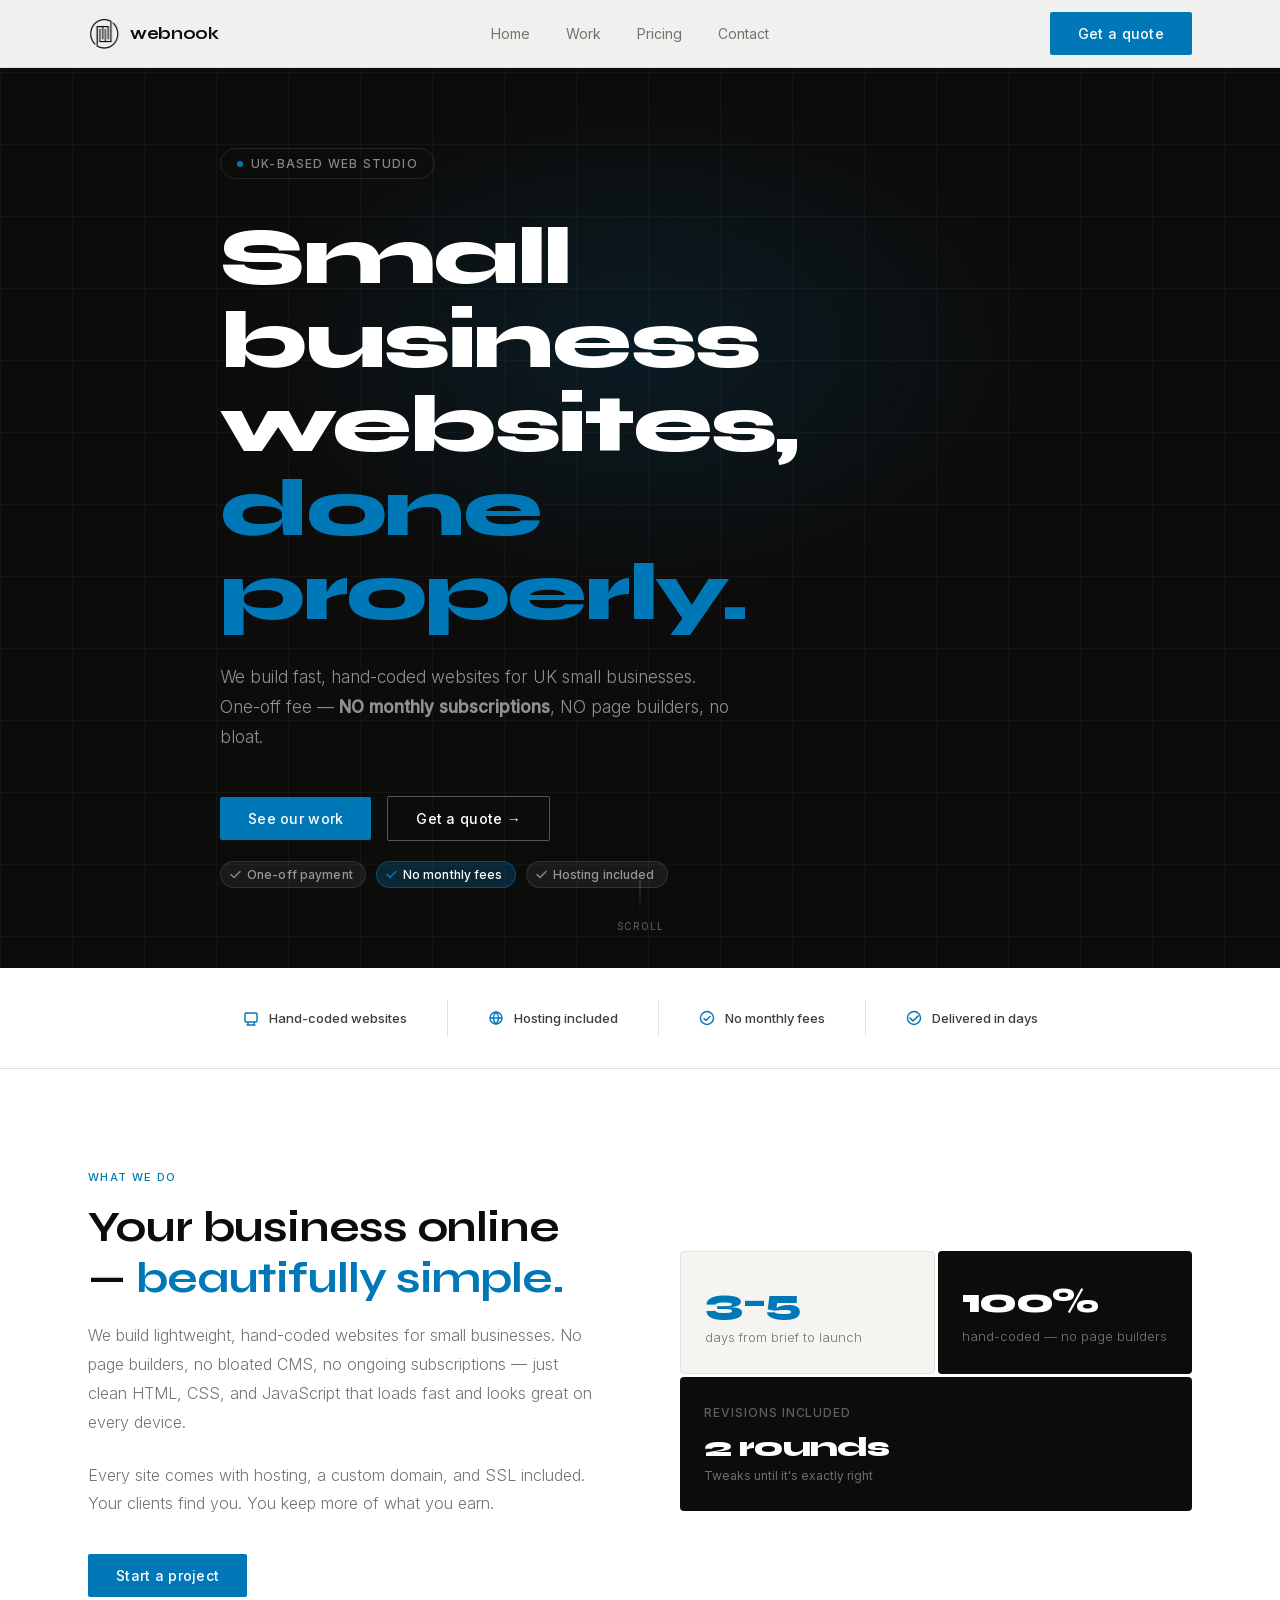
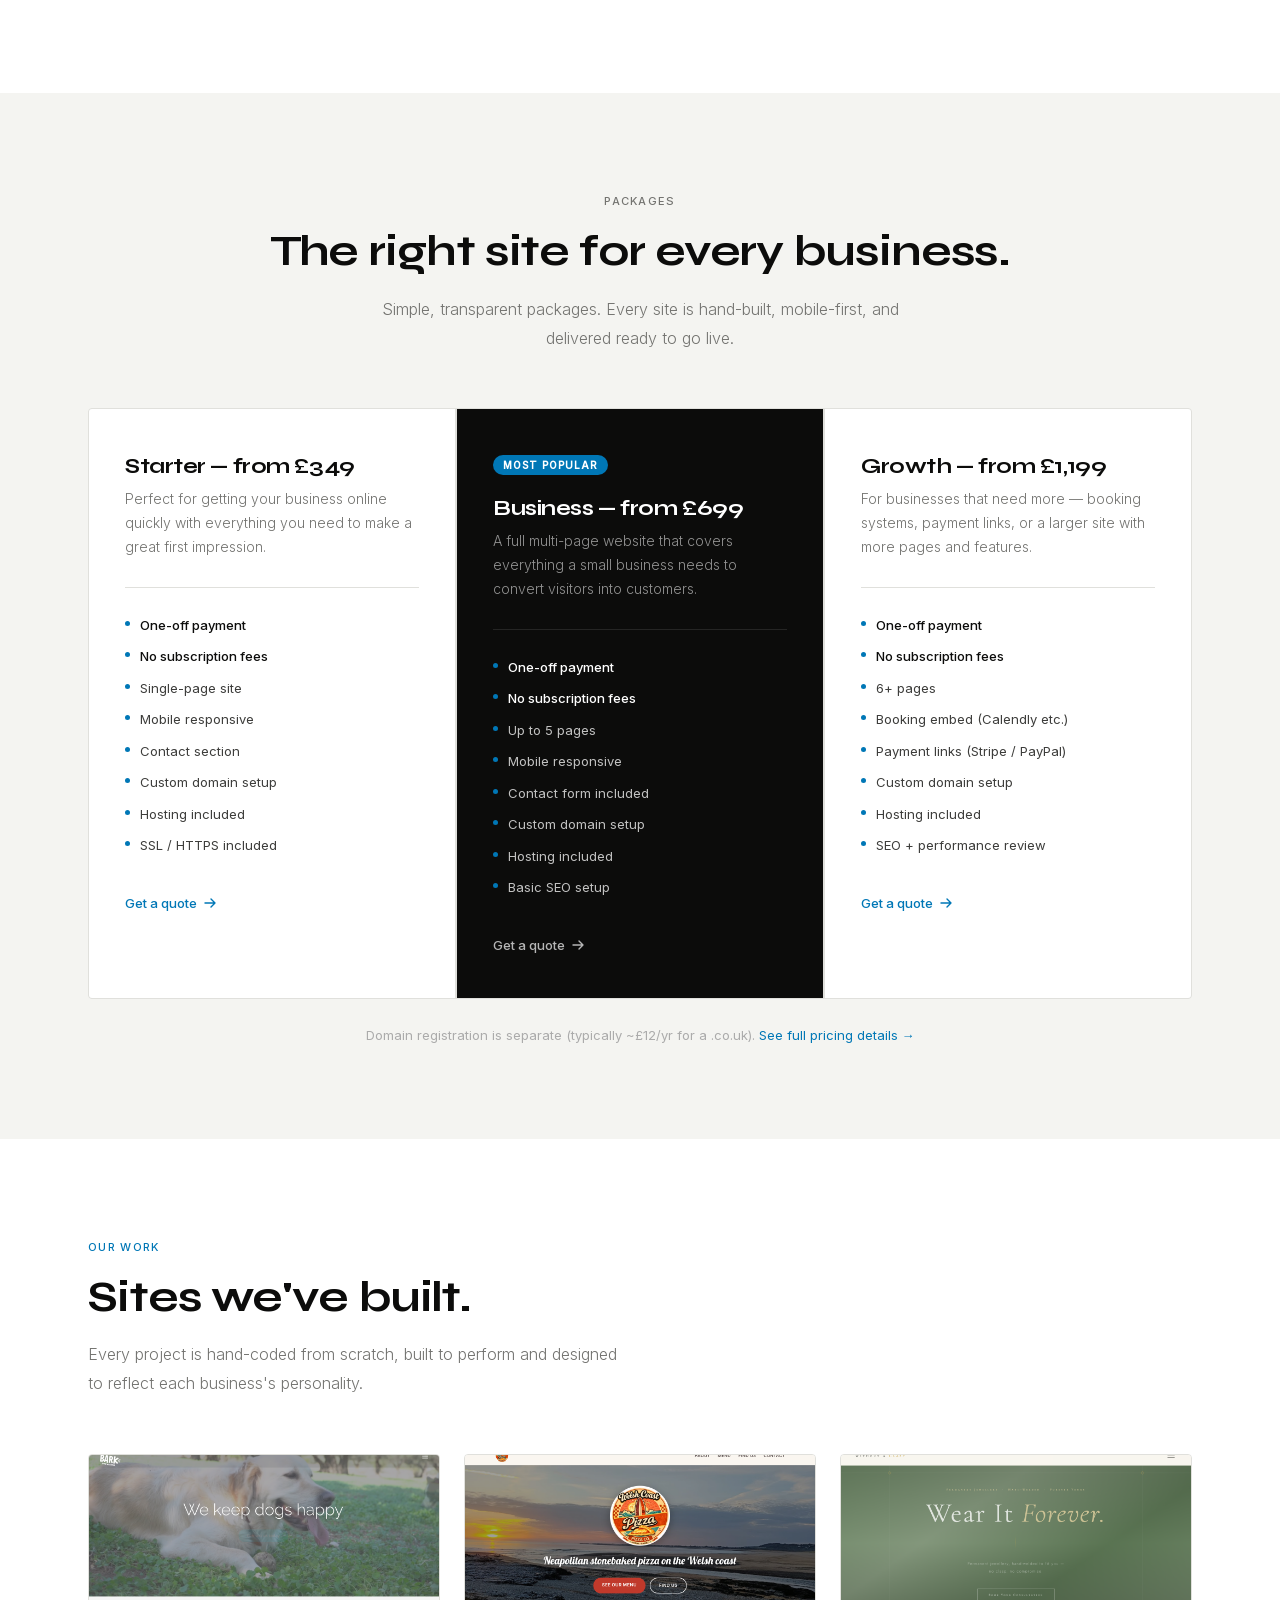
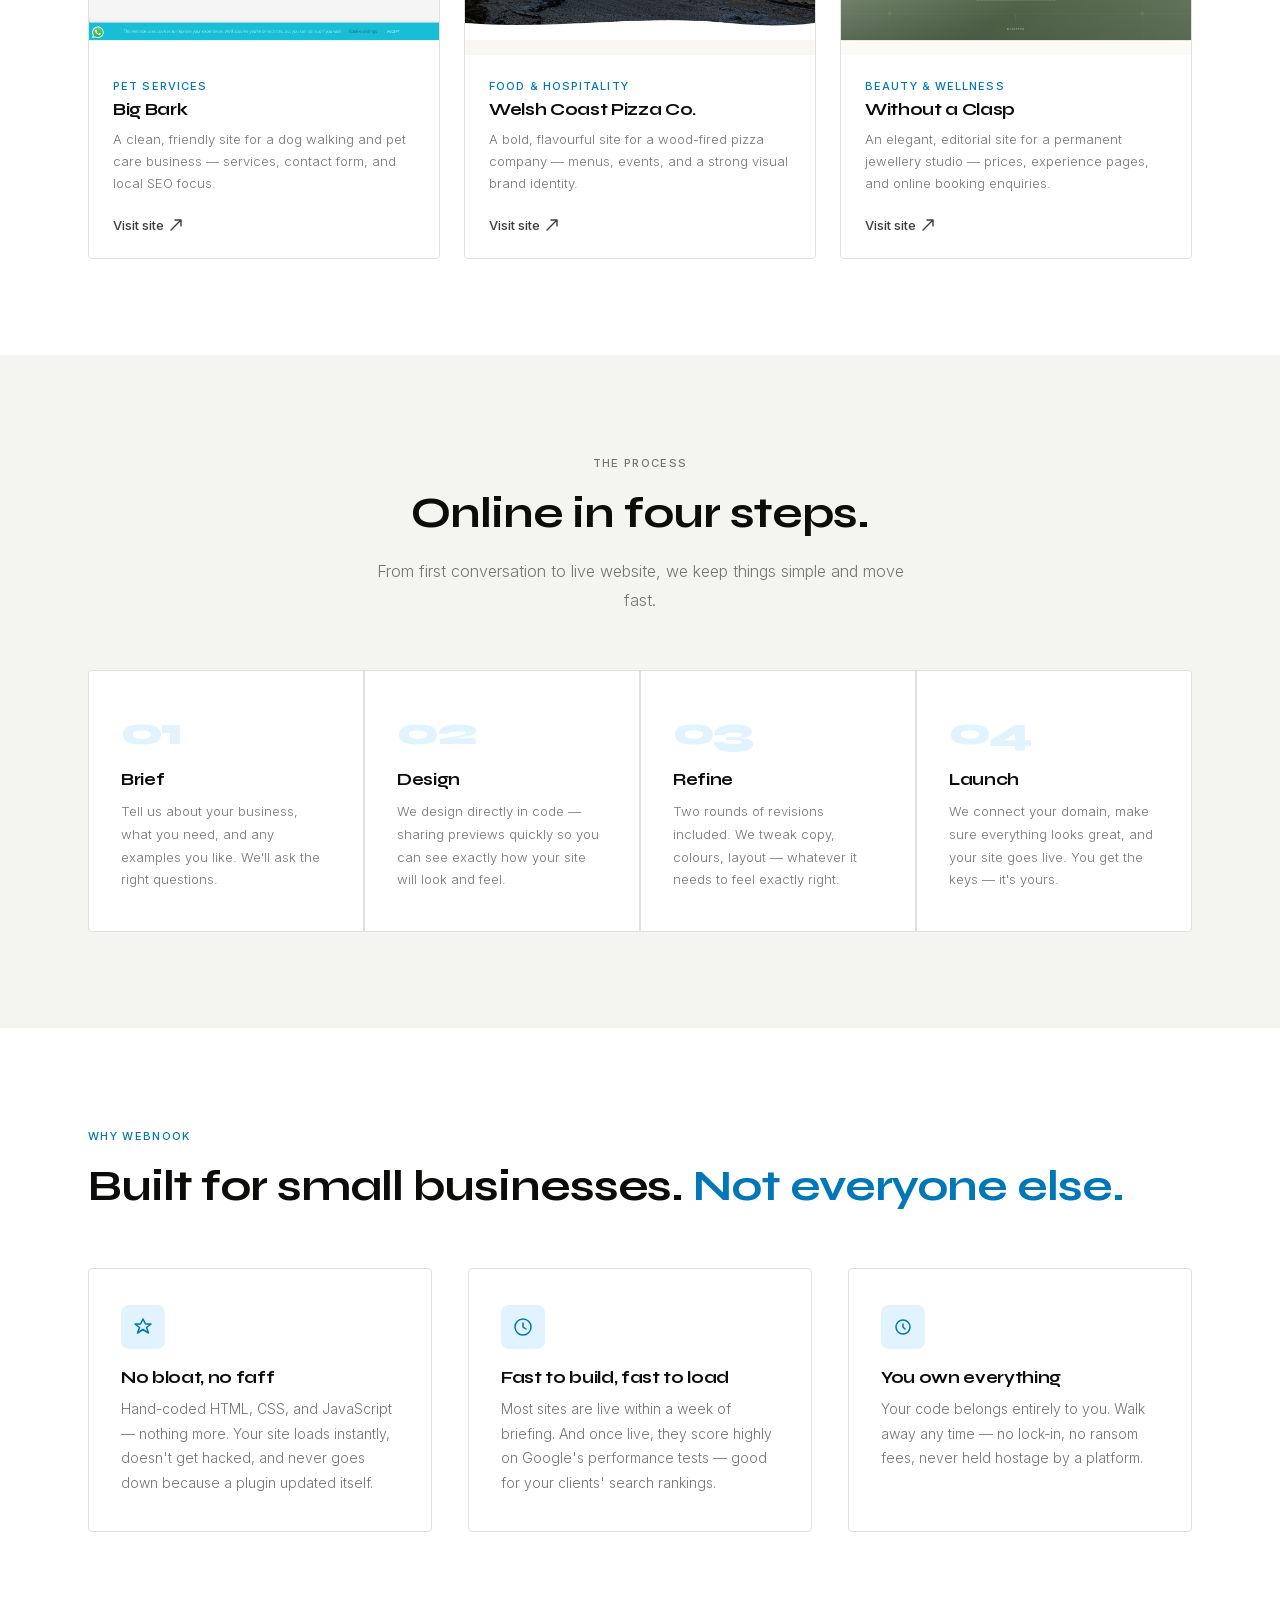
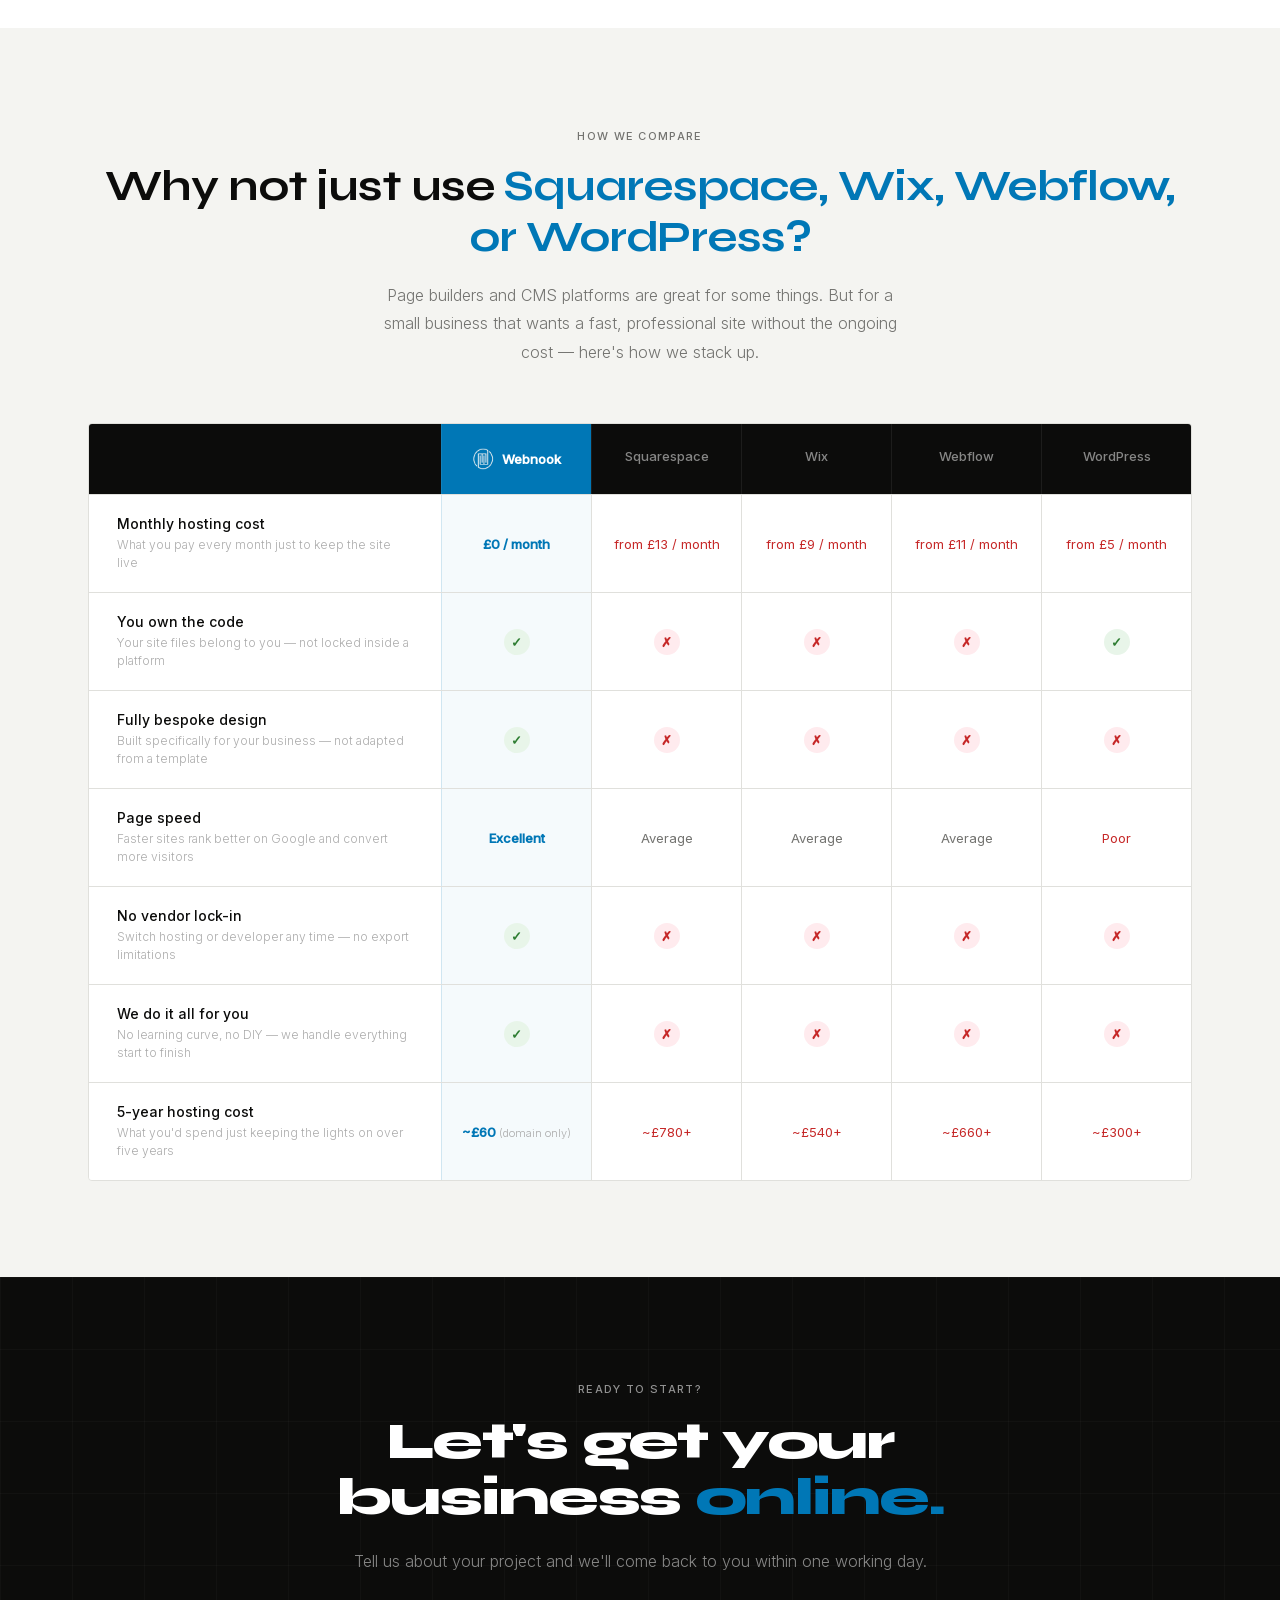
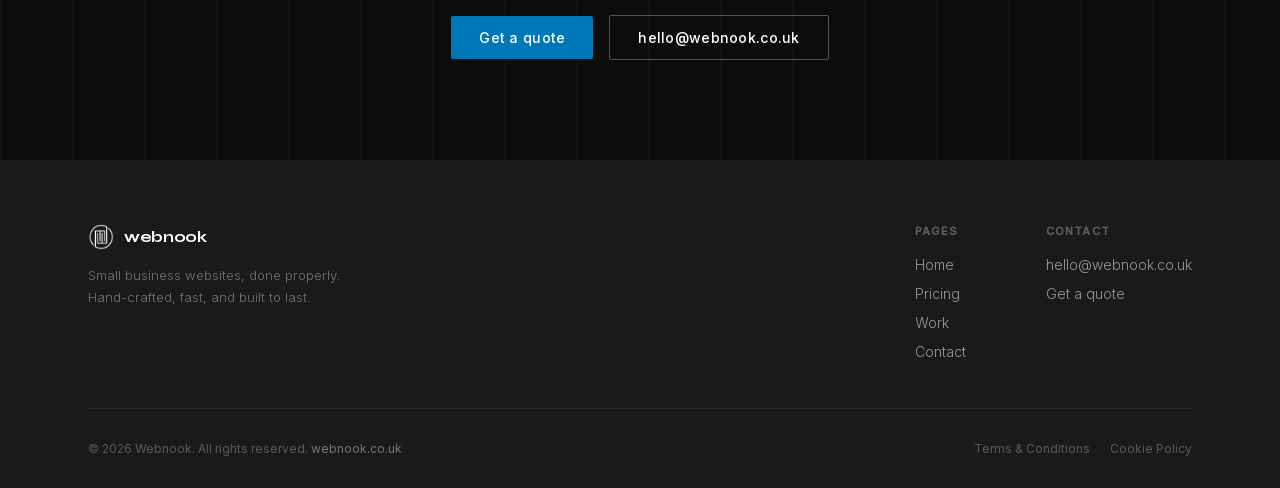
<file: index.html>
<!DOCTYPE html>
<html lang="en">
<head>
  <meta charset="UTF-8"/>
  <meta http-equiv="Content-Security-Policy" content="default-src 'self'; script-src 'self'; style-src 'self' 'unsafe-inline'; font-src 'self'; img-src 'self'; connect-src https://formspree.io; form-action https://formspree.io 'self'; base-uri 'self'; frame-ancestors 'none';"/>
  <meta name="referrer" content="strict-origin-when-cross-origin"/>
  <meta name="viewport" content="width=device-width, initial-scale=1.0"/>

  <!-- Primary meta -->
  <title>Affordable Website Design for UK Small Businesses | Webnook</title>
  <meta name="description" content="Webnook builds fast, hand-coded websites for UK small businesses. One-off prices from £349 — no monthly fees, no subscriptions, no page builders. Delivered in days."/>
  <meta name="robots" content="index, follow"/>
  <link rel="canonical" href="https://webnook.co.uk/"/>
  <!-- Replace XXXXXXXXXXXX with your code from Google Search Console -->
  <!-- <meta name="google-site-verification" content="XXXXXXXXXXXX"/> -->

  <!-- Open Graph -->
  <meta property="og:type" content="website"/>
  <meta property="og:url" content="https://webnook.co.uk/"/>
  <meta property="og:title" content="Affordable Website Design for UK Small Businesses | Webnook"/>
  <meta property="og:description" content="Fast, hand-coded websites for UK small businesses. One-off prices from £349 — hosting included, no monthly fees, delivered in days."/>
  <meta property="og:image" content="https://webnook.co.uk/images/og-image.png"/>
  <meta property="og:locale" content="en_GB"/>
  <meta property="og:site_name" content="Webnook"/>

  <!-- Twitter Card -->
  <meta name="twitter:card" content="summary_large_image"/>
  <meta name="twitter:title" content="Affordable Website Design for UK Small Businesses | Webnook"/>
  <meta name="twitter:description" content="Fast, hand-coded websites for UK small businesses. One-off prices from £349 — hosting included, no monthly fees, delivered in days."/>
  <meta name="twitter:image" content="https://webnook.co.uk/images/og-image.png"/>

  <!-- Structured data: WebSite + LocalBusiness -->
  <script type="application/ld+json">
  {
    "@context": "https://schema.org",
    "@graph": [
      {
        "@type": "WebSite",
        "@id": "https://webnook.co.uk/#website",
        "url": "https://webnook.co.uk/",
        "name": "Webnook",
        "description": "Hand-coded websites for UK small businesses",
        "inLanguage": "en-GB"
      },
      {
        "@type": "ProfessionalService",
        "@id": "https://webnook.co.uk/#business",
        "name": "Webnook",
        "url": "https://webnook.co.uk/",
        "logo": "https://webnook.co.uk/images/logo.png",
        "image": "https://webnook.co.uk/images/og-image.png",
        "description": "Webnook is a UK-based web studio that builds fast, hand-coded websites for small businesses with no subscription fees. One-off packages from £349 with hosting included.",
        "email": "hello@webnook.co.uk",
        "areaServed": "GB",
        "currenciesAccepted": "GBP",
        "priceRange": "££",
        "serviceType": "Web Design and Development",
        "hasOfferCatalog": {
          "@type": "OfferCatalog",
          "name": "Website Build Packages",
          "itemListElement": [
            {
              "@type": "Offer",
              "name": "Starter Website",
              "price": "349",
              "priceCurrency": "GBP",
              "description": "Single-page hand-coded website for small businesses"
            },
            {
              "@type": "Offer",
              "name": "Business Website",
              "price": "699",
              "priceCurrency": "GBP",
              "description": "Multi-page hand-coded website for small businesses, up to 5 pages"
            },
            {
              "@type": "Offer",
              "name": "Growth Website",
              "price": "1199",
              "priceCurrency": "GBP",
              "description": "Larger hand-coded website with booking and payment integrations, 6+ pages"
            }
          ]
        },
        "sameAs": []
      }
    ]
  }
  </script>

  <!-- Favicons -->
  <link rel="icon" type="image/x-icon" href="/favicon.ico"/>
  <link rel="icon" type="image/png" sizes="32x32" href="/images/favicon-32.png"/>
  <link rel="icon" type="image/png" sizes="16x16" href="/images/favicon-16.png"/>
  <link rel="apple-touch-icon" sizes="180x180" href="/images/apple-touch-icon.png"/>
  <link rel="manifest" href="/site.webmanifest"/>
  <meta name="theme-color" content="#0077B6"/>

  <link rel="preload" href="/fonts/inter-latin.woff2" as="font" type="font/woff2" crossorigin/>
  <link rel="preload" href="/fonts/syne-latin.woff2" as="font" type="font/woff2" crossorigin/>
  <link rel="stylesheet" href="css/fonts.css"/>
  <link rel="stylesheet" href="css/style.css"/>
</head>
<body>

  <a class="skip-link" href="#main-content">Skip to main content</a>

  <!-- ── NAVIGATION ── -->
  <header class="site-nav" role="banner">
    <div class="site-nav__inner">
      <a href="/" class="nav-brand" aria-label="Webnook home">
        <img src="images/logo.png" width="32" height="32" alt="Webnook logo mark"/>
        webnook
      </a>

      <nav class="nav-links" aria-label="Main navigation">
        <a href="/">Home</a>
        <a href="#work">Work</a>
        <a href="/pricing/">Pricing</a>
        <a href="/contact/">Contact</a>
      </nav>

      <a href="/contact/" class="btn btn-blue nav-cta">Get a quote</a>

      <button class="hamburger" id="hamburger" aria-label="Toggle menu" aria-expanded="false">
        <span></span><span></span><span></span>
      </button>
    </div>
  </header>

  <!-- ── OVERLAY MENU ── -->
  <div class="nav-overlay" id="navOverlay" role="navigation" aria-label="Mobile navigation">
    <div class="nav-overlay-inner">
      <ul class="overlay-links">
        <li><a href="/">Home</a></li>
        <li><a href="#work">Work</a></li>
        <li><a href="/pricing/">Pricing</a></li>
        <li><a href="/contact/">Contact</a></li>
      </ul>
      <a href="/contact/" class="overlay-cta-link">Get a quote</a>
    </div>
  </div>

  <main id="main-content">

    <!-- ── HERO ── -->
    <section class="hero" aria-label="Hero">
      <div class="hero__grid" aria-hidden="true"></div>
      <div class="hero__glow" aria-hidden="true"></div>
      <div class="container">
        <div class="hero__content">
          <div class="hero__tag fade-in">
            <span></span>
            UK-based web studio
          </div>
          <h1 class="hero__title fade-in delay-1">
            Small business websites,<br><em>done properly.</em>
          </h1>
          <p class="hero__sub fade-in delay-2">
            We build fast, hand-coded websites for UK small businesses. One-off fee — <strong>NO monthly subscriptions</strong>, NO page builders, no bloat.
          </p>
          <div class="hero__actions fade-in delay-3">
            <a href="#work" class="btn btn-blue">See our work</a>
            <a href="/contact/" class="btn btn-outline">Get a quote &rarr;</a>
          </div>
          <div class="hero__badges fade-in delay-3">
            <span class="hero__badge">
              <svg width="13" height="13" viewBox="0 0 13 13" fill="none" aria-hidden="true"><path d="M2 6.5l3 3 6-6" stroke="currentColor" stroke-width="1.6" stroke-linecap="round" stroke-linejoin="round"/></svg>
              One-off payment
            </span>
            <span class="hero__badge hero__badge--highlight">
              <svg width="13" height="13" viewBox="0 0 13 13" fill="none" aria-hidden="true"><path d="M2 6.5l3 3 6-6" stroke="currentColor" stroke-width="1.6" stroke-linecap="round" stroke-linejoin="round"/></svg>
              No monthly fees
            </span>
            <span class="hero__badge">
              <svg width="13" height="13" viewBox="0 0 13 13" fill="none" aria-hidden="true"><path d="M2 6.5l3 3 6-6" stroke="currentColor" stroke-width="1.6" stroke-linecap="round" stroke-linejoin="round"/></svg>
              Hosting included
            </span>
          </div>
        </div>
      </div>
      <div class="hero__scroll" aria-hidden="true">
        <div class="hero__scroll-line"></div>
        <span>Scroll</span>
      </div>
    </section>

    <!-- ── TRUST STRIP ── -->
    <div class="trust-strip" role="list" aria-label="Key features">
      <div class="trust-strip__inner">
        <div class="trust-item" role="listitem">
          <svg width="16" height="16" viewBox="0 0 16 16" fill="none" aria-hidden="true">
            <path d="M13 3H3a1 1 0 00-1 1v7a1 1 0 001 1h10a1 1 0 001-1V4a1 1 0 00-1-1z" stroke="currentColor" stroke-width="1.4"/>
            <path d="M5 13v1M11 13v1M4 15h8" stroke="currentColor" stroke-width="1.4" stroke-linecap="round"/>
          </svg>
          Hand-coded websites
        </div>
        <div class="trust-item" role="listitem">
          <svg width="16" height="16" viewBox="0 0 16 16" fill="none" aria-hidden="true">
            <circle cx="8" cy="8" r="6" stroke="currentColor" stroke-width="1.4"/>
            <path d="M8 2a8.3 8.3 0 010 12M8 2a8.3 8.3 0 000 12M2 8h12" stroke="currentColor" stroke-width="1.4"/>
          </svg>
          Hosting included
        </div>
        <div class="trust-item" role="listitem">
          <svg width="16" height="16" viewBox="0 0 16 16" fill="none" aria-hidden="true">
            <circle cx="8" cy="8" r="6.5" stroke="currentColor" stroke-width="1.4"/>
            <path d="M5 8.5l2 2 4-4" stroke="currentColor" stroke-width="1.4" stroke-linecap="round" stroke-linejoin="round"/>
          </svg>
          No monthly fees
        </div>
        <div class="trust-item" role="listitem">
          <svg width="16" height="16" viewBox="0 0 16 16" fill="none" aria-hidden="true">
            <path d="M4 8l3 3 5-5" stroke="currentColor" stroke-width="1.6" stroke-linecap="round" stroke-linejoin="round"/>
            <circle cx="8" cy="8" r="6.5" stroke="currentColor" stroke-width="1.4"/>
          </svg>
          Delivered in days
        </div>
      </div>
    </div>

    <!-- ── WHAT WE DO ── -->
    <section class="section section--white" aria-labelledby="about-heading">
      <div class="container">
        <div class="about-grid">
          <div class="fade-in">
            <span class="eyebrow">What we do</span>
            <h2 class="section-heading" id="about-heading">Your business online — <em>beautifully simple.</em></h2>
            <p class="section-sub" style="margin-bottom:24px;">
              We build lightweight, hand-coded websites for small businesses. No page builders, no bloated CMS, no ongoing subscriptions — just clean HTML, CSS, and JavaScript that loads fast and looks great on every device.
            </p>
            <p class="section-sub" style="margin-bottom:36px;">
              Every site comes with hosting, a custom domain, and SSL included. Your clients find you. You keep more of what you earn.
            </p>
            <a href="/contact/" class="btn btn-blue">Start a project</a>
          </div>
          <div class="stats-grid fade-in delay-2" aria-hidden="true">
            <div style="background:var(--surface); border:1px solid var(--border); padding:28px 24px; border-radius:4px;">
              <div style="font-family:'Syne',sans-serif; font-weight:800; font-size:36px; color:var(--blue); letter-spacing:-0.04em; margin-bottom:6px;">3–5</div>
              <div style="font-size:13px; font-weight:300; color:var(--mid);">days from brief to launch</div>
            </div>
            <div style="background:var(--ink); padding:28px 24px; border-radius:4px;">
              <div style="font-family:'Syne',sans-serif; font-weight:800; font-size:36px; color:var(--white); letter-spacing:-0.04em; margin-bottom:6px;">100%</div>
              <div style="font-size:13px; font-weight:300; color:rgba(255,255,255,0.45);">hand-coded — no page builders</div>
            </div>
            <div style="background:var(--ink); padding:28px 24px; border-radius:4px; grid-column:span 2;">
              <div style="font-size:12px; font-weight:500; letter-spacing:0.08em; text-transform:uppercase; color:rgba(255,255,255,0.35); margin-bottom:10px;">Revisions included</div>
              <div style="font-family:'Syne',sans-serif; font-weight:800; font-size:28px; color:var(--white); letter-spacing:-0.03em;">2 rounds</div>
              <div style="font-size:12px; color:rgba(255,255,255,0.4); margin-top:4px;">Tweaks until it's exactly right</div>
            </div>
          </div>
        </div>
      </div>
    </section>

    <!-- ── SERVICES ── -->
    <section class="section section--surface" id="services" aria-labelledby="services-heading">
      <div class="container">
        <div class="text-center fade-in">
          <span class="eyebrow--mid eyebrow">Packages</span>
          <h2 class="section-heading" id="services-heading">The right site for every business.</h2>
          <p class="section-sub section-sub--center">Simple, transparent packages. Every site is hand-built, mobile-first, and delivered ready to go live.</p>
        </div>

        <div class="services-grid fade-in delay-1">

          <!-- Starter -->
          <div class="service-card">
            <div class="service-card__name">Starter — from £349</div>
            <div class="service-card__desc">Perfect for getting your business online quickly with everything you need to make a great first impression.</div>
            <div class="service-card__divider"></div>
            <ul class="service-card__features">
              <li class="service-card__feature service-card__feature--bold"><span class="service-card__feature-dot"></span>One-off payment</li>
              <li class="service-card__feature service-card__feature--bold"><span class="service-card__feature-dot"></span>No subscription fees</li>
              <li class="service-card__feature"><span class="service-card__feature-dot"></span>Single-page site</li>
              <li class="service-card__feature"><span class="service-card__feature-dot"></span>Mobile responsive</li>
              <li class="service-card__feature"><span class="service-card__feature-dot"></span>Contact section</li>
              <li class="service-card__feature"><span class="service-card__feature-dot"></span>Custom domain setup</li>
              <li class="service-card__feature"><span class="service-card__feature-dot"></span>Hosting included</li>
              <li class="service-card__feature"><span class="service-card__feature-dot"></span>SSL / HTTPS included</li>
            </ul>
            <a href="/contact/" class="service-card__cta">
              Get a quote
              <svg width="14" height="14" viewBox="0 0 14 14" fill="none" aria-hidden="true">
                <path d="M2 7h10M8 3l4 4-4 4" stroke="currentColor" stroke-width="1.4" stroke-linecap="round" stroke-linejoin="round"/>
              </svg>
            </a>
          </div>

          <!-- Business (featured) -->
          <div class="service-card service-card--featured">
            <div class="service-card__badge">Most popular</div>
            <div class="service-card__name">Business — from £699</div>
            <div class="service-card__desc">A full multi-page website that covers everything a small business needs to convert visitors into customers.</div>
            <div class="service-card__divider"></div>
            <ul class="service-card__features">
              <li class="service-card__feature service-card__feature--bold"><span class="service-card__feature-dot"></span>One-off payment</li>
              <li class="service-card__feature service-card__feature--bold"><span class="service-card__feature-dot"></span>No subscription fees</li>
              <li class="service-card__feature"><span class="service-card__feature-dot"></span>Up to 5 pages</li>
              <li class="service-card__feature"><span class="service-card__feature-dot"></span>Mobile responsive</li>
              <li class="service-card__feature"><span class="service-card__feature-dot"></span>Contact form included</li>
              <li class="service-card__feature"><span class="service-card__feature-dot"></span>Custom domain setup</li>
              <li class="service-card__feature"><span class="service-card__feature-dot"></span>Hosting included</li>
              <li class="service-card__feature"><span class="service-card__feature-dot"></span>Basic SEO setup</li>
            </ul>
            <a href="/contact/" class="service-card__cta">
              Get a quote
              <svg width="14" height="14" viewBox="0 0 14 14" fill="none" aria-hidden="true">
                <path d="M2 7h10M8 3l4 4-4 4" stroke="currentColor" stroke-width="1.4" stroke-linecap="round" stroke-linejoin="round"/>
              </svg>
            </a>
          </div>

          <!-- Growth -->
          <div class="service-card">
            <div class="service-card__name">Growth — from £1,199</div>
            <div class="service-card__desc">For businesses that need more — booking systems, payment links, or a larger site with more pages and features.</div>
            <div class="service-card__divider"></div>
            <ul class="service-card__features">
              <li class="service-card__feature service-card__feature--bold"><span class="service-card__feature-dot"></span>One-off payment</li>
              <li class="service-card__feature service-card__feature--bold"><span class="service-card__feature-dot"></span>No subscription fees</li>
              <li class="service-card__feature"><span class="service-card__feature-dot"></span>6+ pages</li>
              <li class="service-card__feature"><span class="service-card__feature-dot"></span>Booking embed (Calendly etc.)</li>
              <li class="service-card__feature"><span class="service-card__feature-dot"></span>Payment links (Stripe / PayPal)</li>
              <li class="service-card__feature"><span class="service-card__feature-dot"></span>Custom domain setup</li>
              <li class="service-card__feature"><span class="service-card__feature-dot"></span>Hosting included</li>
              <li class="service-card__feature"><span class="service-card__feature-dot"></span>SEO + performance review</li>
            </ul>
            <a href="/contact/" class="service-card__cta">
              Get a quote
              <svg width="14" height="14" viewBox="0 0 14 14" fill="none" aria-hidden="true">
                <path d="M2 7h10M8 3l4 4-4 4" stroke="currentColor" stroke-width="1.4" stroke-linecap="round" stroke-linejoin="round"/>
              </svg>
            </a>
          </div>

        </div>

        <p class="fade-in" style="text-align:center; margin-top:28px; font-size:13px; color:var(--light);">
          Domain registration is separate (typically ~£12/yr for a .co.uk). <a href="/pricing/" style="color:var(--blue);">See full pricing details &rarr;</a>
        </p>
      </div>
    </section>

    <!-- ── OUR WORK ── -->
    <section class="section section--white" id="work" aria-labelledby="work-heading">
      <div class="container">
        <div class="fade-in">
          <span class="eyebrow">Our work</span>
          <h2 class="section-heading" id="work-heading">Sites we've built.</h2>
          <p class="section-sub">Every project is hand-coded from scratch, built to perform and designed to reflect each business's personality.</p>
        </div>

        <div class="work-grid">
          <div class="work-card fade-in delay-1">
            <div class="work-card__thumb">
              <img src="images/thumb-bigbark.png" alt="Big Bark dog walking website — homepage screenshot showing services and contact form" width="400" height="200" loading="lazy"/>
            </div>
            <div class="work-card__body">
              <div class="work-card__category">Pet services</div>
              <div class="work-card__title">Big Bark</div>
              <p class="work-card__desc">A clean, friendly site for a dog walking and pet care business — services, contact form, and local SEO focus.</p>
              <a href="https://bigbark.co.uk" class="work-card__link" target="_blank" rel="noopener noreferrer">
                Visit site
                <svg width="12" height="12" viewBox="0 0 12 12" fill="none" aria-hidden="true">
                  <path d="M1 11L11 1M11 1H5M11 1v6" stroke="currentColor" stroke-width="1.4" stroke-linecap="round" stroke-linejoin="round"/>
                </svg>
              </a>
            </div>
          </div>

          <div class="work-card fade-in delay-2">
            <div class="work-card__thumb">
              <img src="images/thumb-welshcoastpizza.png" alt="Welsh Coast Pizza Co. website — bold homepage showing menu and events for a wood-fired pizza company" width="400" height="200" loading="lazy"/>
            </div>
            <div class="work-card__body">
              <div class="work-card__category">Food &amp; hospitality</div>
              <div class="work-card__title">Welsh Coast Pizza Co.</div>
              <p class="work-card__desc">A bold, flavourful site for a wood-fired pizza company — menus, events, and a strong visual brand identity.</p>
              <a href="https://welshcoastpizza.co.uk" class="work-card__link" target="_blank" rel="noopener noreferrer">
                Visit site
                <svg width="12" height="12" viewBox="0 0 12 12" fill="none" aria-hidden="true">
                  <path d="M1 11L11 1M11 1H5M11 1v6" stroke="currentColor" stroke-width="1.4" stroke-linecap="round" stroke-linejoin="round"/>
                </svg>
              </a>
            </div>
          </div>

          <div class="work-card fade-in delay-3">
            <div class="work-card__thumb">
              <img src="images/thumb-withoutaclasp.png" alt="Without a Clasp permanent jewellery studio website — elegant editorial homepage showing pricing and booking" width="400" height="200" loading="lazy"/>
            </div>
            <div class="work-card__body">
              <div class="work-card__category">Beauty &amp; wellness</div>
              <div class="work-card__title">Without a Clasp</div>
              <p class="work-card__desc">An elegant, editorial site for a permanent jewellery studio — prices, experience pages, and online booking enquiries.</p>
              <a href="https://withoutaclasp.co.uk" class="work-card__link" target="_blank" rel="noopener noreferrer">
                Visit site
                <svg width="12" height="12" viewBox="0 0 12 12" fill="none" aria-hidden="true">
                  <path d="M1 11L11 1M11 1H5M11 1v6" stroke="currentColor" stroke-width="1.4" stroke-linecap="round" stroke-linejoin="round"/>
                </svg>
              </a>
            </div>
          </div>
        </div>
      </div>
    </section>

    <!-- ── HOW IT WORKS ── -->
    <section class="section section--surface" aria-labelledby="process-heading">
      <div class="container">
        <div class="text-center fade-in">
          <span class="eyebrow--mid eyebrow">The process</span>
          <h2 class="section-heading" id="process-heading">Online in four steps.</h2>
          <p class="section-sub section-sub--center">From first conversation to live website, we keep things simple and move fast.</p>
        </div>

        <div class="process-grid fade-in delay-1">
          <div class="process-step">
            <div class="process-step__num">01</div>
            <h3 class="process-step__title">Brief</h3>
            <p class="process-step__body">Tell us about your business, what you need, and any examples you like. We'll ask the right questions.</p>
          </div>
          <div class="process-step">
            <div class="process-step__num">02</div>
            <h3 class="process-step__title">Design</h3>
            <p class="process-step__body">We design directly in code — sharing previews quickly so you can see exactly how your site will look and feel.</p>
          </div>
          <div class="process-step">
            <div class="process-step__num">03</div>
            <h3 class="process-step__title">Refine</h3>
            <p class="process-step__body">Two rounds of revisions included. We tweak copy, colours, layout — whatever it needs to feel exactly right.</p>
          </div>
          <div class="process-step">
            <div class="process-step__num">04</div>
            <h3 class="process-step__title">Launch</h3>
            <p class="process-step__body">We connect your domain, make sure everything looks great, and your site goes live. You get the keys — it's yours.</p>
          </div>
        </div>
      </div>
    </section>

    <!-- ── WHY WEBNOOK ── -->
    <section class="section section--white" aria-labelledby="why-heading">
      <div class="container">
        <div class="fade-in">
          <span class="eyebrow">Why Webnook</span>
          <h2 class="section-heading" id="why-heading">Built for small businesses. <em>Not everyone else.</em></h2>
        </div>

        <div class="why-grid">
          <div class="why-card fade-in delay-1">
            <div class="why-card__icon" aria-hidden="true">
              <svg width="20" height="20" viewBox="0 0 20 20" fill="none">
                <path d="M10 2L12.5 7H18L13.5 10.5L15.5 16L10 12.5L4.5 16L6.5 10.5L2 7H7.5L10 2Z" stroke="currentColor" stroke-width="1.5" stroke-linejoin="round"/>
              </svg>
            </div>
            <h3 class="why-card__title">No bloat, no faff</h3>
            <p class="why-card__body">Hand-coded HTML, CSS, and JavaScript — nothing more. Your site loads instantly, doesn't get hacked, and never goes down because a plugin updated itself.</p>
          </div>
          <div class="why-card fade-in delay-2">
            <div class="why-card__icon" aria-hidden="true">
              <svg width="20" height="20" viewBox="0 0 20 20" fill="none">
                <circle cx="10" cy="10" r="8" stroke="currentColor" stroke-width="1.5"/>
                <path d="M10 6v4l3 2" stroke="currentColor" stroke-width="1.5" stroke-linecap="round"/>
              </svg>
            </div>
            <h3 class="why-card__title">Fast to build, fast to load</h3>
            <p class="why-card__body">Most sites are live within a week of briefing. And once live, they score highly on Google's performance tests — good for your clients' search rankings.</p>
          </div>
          <div class="why-card fade-in delay-3">
            <div class="why-card__icon" aria-hidden="true">
              <svg width="20" height="20" viewBox="0 0 20 20" fill="none">
                <path d="M3 10a7 7 0 1014 0A7 7 0 003 10zM10 7v3l2 2" stroke="currentColor" stroke-width="1.5" stroke-linecap="round"/>
              </svg>
            </div>
            <h3 class="why-card__title">You own everything</h3>
            <p class="why-card__body">Your code belongs entirely to you. Walk away any time — no lock-in, no ransom fees, never held hostage by a platform.</p>
          </div>
        </div>
      </div>
    </section>

    <!-- ── COMPARISON ── -->
    <section class="section section--surface" aria-labelledby="comparison-heading">
      <div class="container">
        <div class="text-center fade-in">
          <span class="eyebrow--mid eyebrow">How we compare</span>
          <h2 class="section-heading" id="comparison-heading">Why not just use <em>Squarespace, Wix, Webflow, or WordPress?</em></h2>
          <p class="section-sub section-sub--center">Page builders and CMS platforms are great for some things. But for a small business that wants a fast, professional site without the ongoing cost — here's how we stack up.</p>
        </div>

        <div class="comparison-table fade-in delay-1">

          <!-- Header row -->
          <div class="comparison-header">
            <div class="comparison-header__label"></div>
            <div class="comparison-header__col comparison-header__col--featured">
              <img src="images/logo.png" width="22" height="22" alt="Webnook" class="comparison-logo"/>
              <span>Webnook</span>
            </div>
            <div class="comparison-header__col">Squarespace</div>
            <div class="comparison-header__col">Wix</div>
            <div class="comparison-header__col">Webflow</div>
            <div class="comparison-header__col">WordPress</div>
          </div>

          <!-- Rows -->
          <div class="comparison-row">
            <div class="comparison-row__label">
              <span class="comparison-row__name">Monthly hosting cost</span>
              <span class="comparison-row__desc">What you pay every month just to keep the site live</span>
            </div>
            <div class="comparison-row__col comparison-row__col--featured">
              <span class="comp-win">£0 / month</span>
            </div>
            <div class="comparison-row__col"><span class="comp-bad">from £13 / month</span></div>
            <div class="comparison-row__col"><span class="comp-bad">from £9 / month</span></div>
            <div class="comparison-row__col"><span class="comp-bad">from £11 / month</span></div>
            <div class="comparison-row__col"><span class="comp-bad">from £5 / month</span></div>
          </div>

          <div class="comparison-row">
            <div class="comparison-row__label">
              <span class="comparison-row__name">You own the code</span>
              <span class="comparison-row__desc">Your site files belong to you — not locked inside a platform</span>
            </div>
            <div class="comparison-row__col comparison-row__col--featured"><span class="comp-tick">&#10003;</span></div>
            <div class="comparison-row__col"><span class="comp-cross">&#10007;</span></div>
            <div class="comparison-row__col"><span class="comp-cross">&#10007;</span></div>
            <div class="comparison-row__col"><span class="comp-cross">&#10007;</span></div>
            <div class="comparison-row__col"><span class="comp-tick">&#10003;</span></div>
          </div>

          <div class="comparison-row">
            <div class="comparison-row__label">
              <span class="comparison-row__name">Fully bespoke design</span>
              <span class="comparison-row__desc">Built specifically for your business — not adapted from a template</span>
            </div>
            <div class="comparison-row__col comparison-row__col--featured"><span class="comp-tick">&#10003;</span></div>
            <div class="comparison-row__col"><span class="comp-cross">&#10007;</span></div>
            <div class="comparison-row__col"><span class="comp-cross">&#10007;</span></div>
            <div class="comparison-row__col"><span class="comp-cross">&#10007;</span></div>
            <div class="comparison-row__col"><span class="comp-cross">&#10007;</span></div>
          </div>

          <div class="comparison-row">
            <div class="comparison-row__label">
              <span class="comparison-row__name">Page speed</span>
              <span class="comparison-row__desc">Faster sites rank better on Google and convert more visitors</span>
            </div>
            <div class="comparison-row__col comparison-row__col--featured"><span class="comp-win">Excellent</span></div>
            <div class="comparison-row__col"><span class="comp-mid">Average</span></div>
            <div class="comparison-row__col"><span class="comp-mid">Average</span></div>
            <div class="comparison-row__col"><span class="comp-mid">Average</span></div>
            <div class="comparison-row__col"><span class="comp-bad">Poor</span></div>
          </div>

          <div class="comparison-row">
            <div class="comparison-row__label">
              <span class="comparison-row__name">No vendor lock-in</span>
              <span class="comparison-row__desc">Switch hosting or developer any time — no export limitations</span>
            </div>
            <div class="comparison-row__col comparison-row__col--featured"><span class="comp-tick">&#10003;</span></div>
            <div class="comparison-row__col"><span class="comp-cross">&#10007;</span></div>
            <div class="comparison-row__col"><span class="comp-cross">&#10007;</span></div>
            <div class="comparison-row__col"><span class="comp-cross">&#10007;</span></div>
            <div class="comparison-row__col"><span class="comp-cross">&#10007;</span></div>
          </div>

          <div class="comparison-row">
            <div class="comparison-row__label">
              <span class="comparison-row__name">We do it all for you</span>
              <span class="comparison-row__desc">No learning curve, no DIY — we handle everything start to finish</span>
            </div>
            <div class="comparison-row__col comparison-row__col--featured"><span class="comp-tick">&#10003;</span></div>
            <div class="comparison-row__col"><span class="comp-cross">&#10007;</span></div>
            <div class="comparison-row__col"><span class="comp-cross">&#10007;</span></div>
            <div class="comparison-row__col"><span class="comp-cross">&#10007;</span></div>
            <div class="comparison-row__col"><span class="comp-cross">&#10007;</span></div>
          </div>

          <div class="comparison-row comparison-row--last">
            <div class="comparison-row__label">
              <span class="comparison-row__name">5-year hosting cost</span>
              <span class="comparison-row__desc">What you'd spend just keeping the lights on over five years</span>
            </div>
            <div class="comparison-row__col comparison-row__col--featured"><span class="comp-win">~£60 <small>(domain only)</small></span></div>
            <div class="comparison-row__col"><span class="comp-bad">~£780+</span></div>
            <div class="comparison-row__col"><span class="comp-bad">~£540+</span></div>
            <div class="comparison-row__col"><span class="comp-bad">~£660+</span></div>
            <div class="comparison-row__col"><span class="comp-bad">~£300+</span></div>
          </div>

        </div>
      </div>
    </section>

    <!-- ── CTA ── -->
    <section class="cta-section" aria-label="Get in touch">
      <div class="cta-section__inner fade-in">
        <span class="eyebrow eyebrow--light">Ready to start?</span>
        <h2 class="cta-section__title">Let's get your business <em>online.</em></h2>
        <p class="cta-section__sub">Tell us about your project and we'll come back to you within one working day.</p>
        <div class="cta-section__actions">
          <a href="/contact/" class="btn btn-blue">Get a quote</a>
          <a href="mailto:hello@webnook.co.uk" class="btn btn-outline">hello@webnook.co.uk</a>
        </div>
      </div>
    </section>

  </main>

  <!-- ── FOOTER ── -->
  <footer class="site-footer" role="contentinfo">
    <div class="site-footer__inner">
      <div class="site-footer__top">
        <div>
          <div class="footer-brand">
            <img src="images/logo.png" width="26" height="26" alt="Webnook logo mark"/>
            webnook
          </div>
          <p class="footer-tagline">Small business websites, done properly. Hand-crafted, fast, and built to last.</p>
        </div>
        <div>
          <div class="footer-col-title">Pages</div>
          <nav class="footer-col-links" aria-label="Footer navigation">
            <a href="index.html">Home</a>
            <a href="/pricing/">Pricing</a>
            <a href="#work">Work</a>
            <a href="/contact/">Contact</a>
          </nav>
        </div>
        <div>
          <div class="footer-col-title">Contact</div>
          <div class="footer-col-links">
            <a href="mailto:hello@webnook.co.uk">hello@webnook.co.uk</a>
            <a href="/contact/">Get a quote</a>
          </div>
        </div>
      </div>
      <div class="site-footer__bottom">
        <span class="footer-copy">&copy; 2026 Webnook. All rights reserved. <a href="https://webnook.co.uk/">webnook.co.uk</a></span>
        <div class="footer-legal-links">
          <a href="/terms/" class="footer-terms">Terms &amp; Conditions</a>
          <a href="/cookies/" class="footer-terms">Cookie Policy</a>
        </div>
      </div>
    </div>
  </footer>

  <script src="js/main.js"></script>
</body>
</html>
</file>
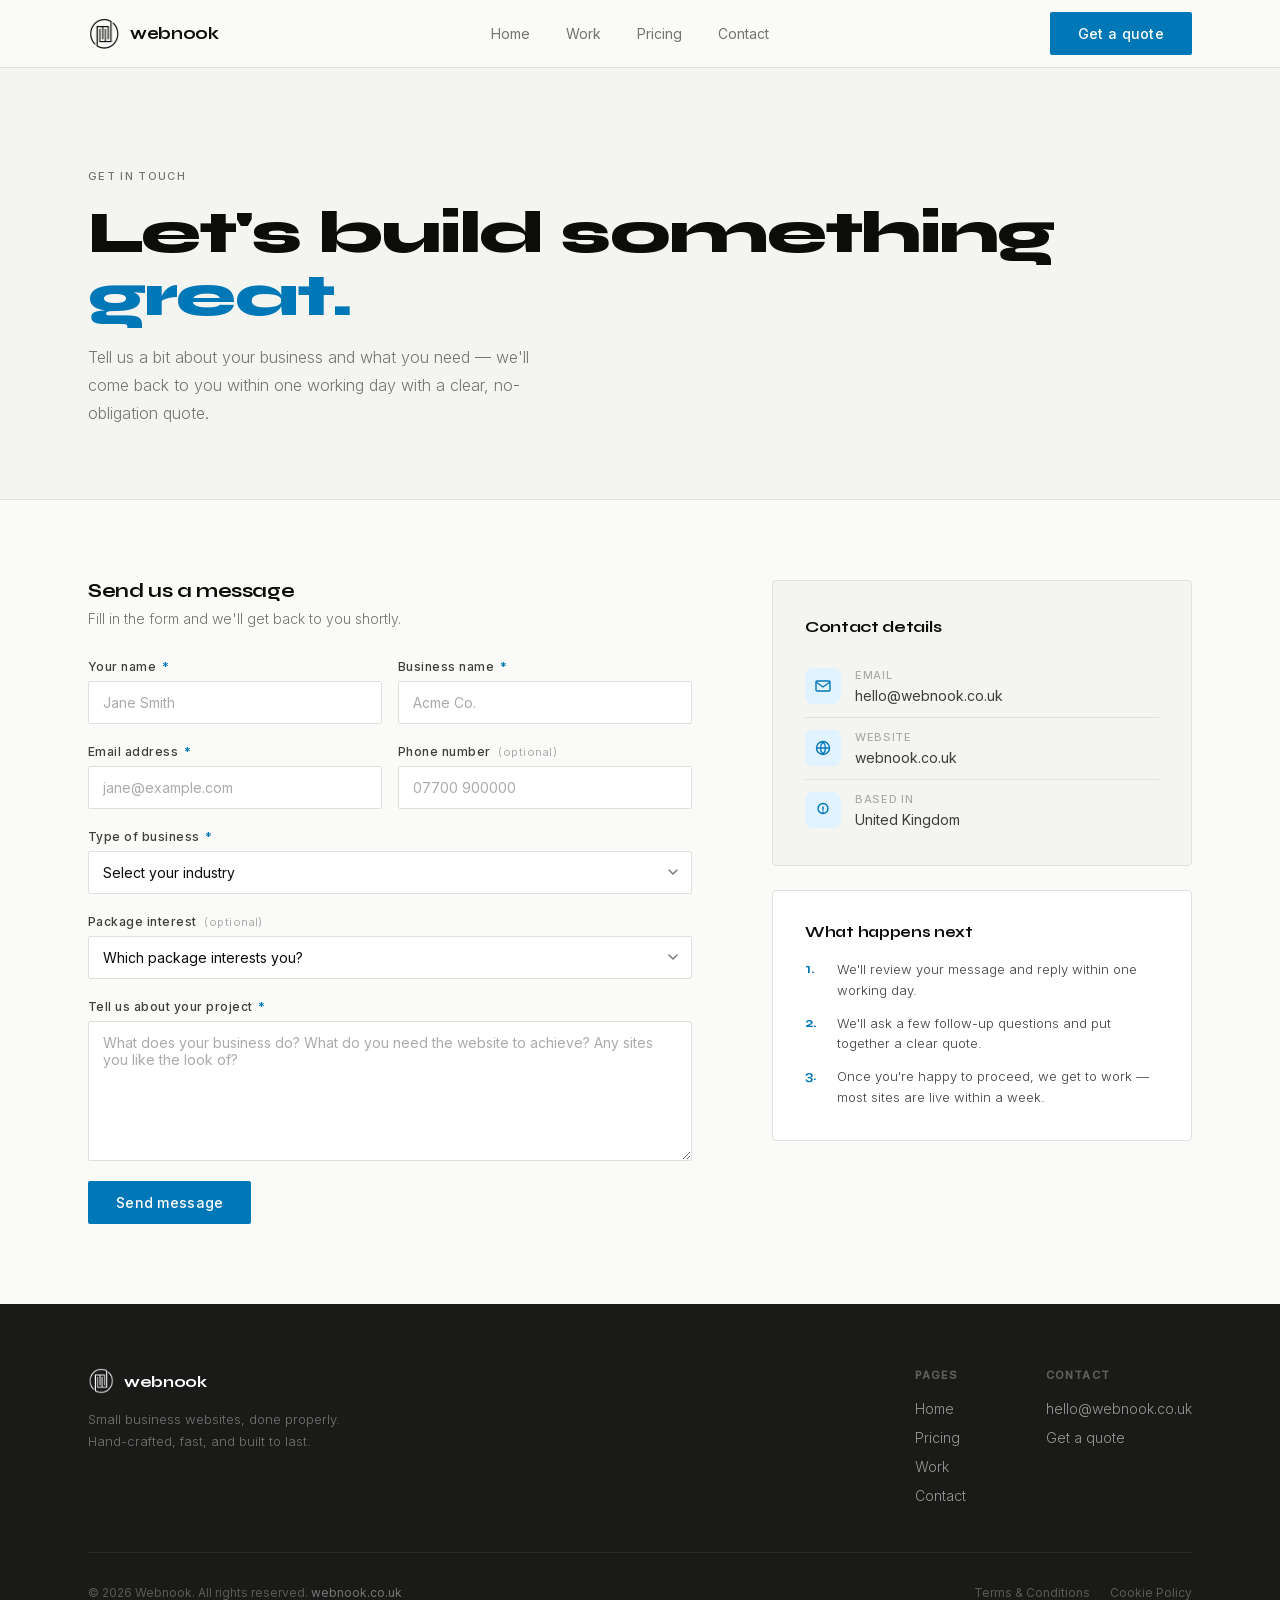
<file: contact/index.html>
<!DOCTYPE html>
<html lang="en">
<head>
  <meta charset="UTF-8"/>
  <meta http-equiv="Content-Security-Policy" content="default-src 'self'; script-src 'self'; style-src 'self' 'unsafe-inline'; font-src 'self'; img-src 'self'; connect-src https://formspree.io; form-action https://formspree.io 'self'; base-uri 'self'; frame-ancestors 'none';"/>
  <meta name="referrer" content="strict-origin-when-cross-origin"/>
  <meta name="viewport" content="width=device-width, initial-scale=1.0"/>

  <!-- Primary meta -->
  <title>Get a Free Website Quote | Contact Webnook — UK Web Design</title>
  <meta name="description" content="Contact Webnook for a free, no-obligation website design quote. UK small business web design from £349 one-off — reply within one working day."/>
  <meta name="robots" content="index, follow"/>
  <link rel="canonical" href="https://webnook.co.uk/contact/"/>
  <!-- Replace XXXXXXXXXXXX with your code from Google Search Console -->
  <!-- <meta name="google-site-verification" content="XXXXXXXXXXXX"/> -->

  <!-- Open Graph -->
  <meta property="og:type" content="website"/>
  <meta property="og:url" content="https://webnook.co.uk/contact/"/>
  <meta property="og:title" content="Get a Free Website Quote | Contact Webnook — UK Web Design"/>
  <meta property="og:description" content="Contact Webnook for a free, no-obligation website design quote. UK small business web design from £349 one-off — reply within one working day."/>
  <meta property="og:image" content="https://webnook.co.uk/images/og-image.png"/>
  <meta property="og:locale" content="en_GB"/>
  <meta property="og:site_name" content="Webnook"/>

  <!-- Twitter Card -->
  <meta name="twitter:card" content="summary_large_image"/>
  <meta name="twitter:title" content="Get a Free Website Quote | Contact Webnook — UK Web Design"/>
  <meta name="twitter:description" content="Contact Webnook for a free, no-obligation website design quote. UK small business web design from £349 one-off — reply within one working day."/>
  <meta name="twitter:image" content="https://webnook.co.uk/images/og-image.png"/>

  <!-- Structured data: ContactPage -->
  <script type="application/ld+json">
  {
    "@context": "https://schema.org",
    "@type": "ContactPage",
    "@id": "https://webnook.co.uk/contact/",
    "url": "https://webnook.co.uk/contact/",
    "name": "Contact Webnook",
    "description": "Get a no-obligation quote for a hand-coded website for your UK small business.",
    "inLanguage": "en-GB",
    "isPartOf": {
      "@id": "https://webnook.co.uk/#website"
    },
    "about": {
      "@id": "https://webnook.co.uk/#business"
    }
  }
  </script>

  <!-- Favicons -->
  <link rel="icon" type="image/x-icon" href="/favicon.ico"/>
  <link rel="icon" type="image/png" sizes="32x32" href="/images/favicon-32.png"/>
  <link rel="icon" type="image/png" sizes="16x16" href="/images/favicon-16.png"/>
  <link rel="apple-touch-icon" sizes="180x180" href="/images/apple-touch-icon.png"/>
  <link rel="manifest" href="/site.webmanifest"/>
  <meta name="theme-color" content="#0077B6"/>

  <link rel="preload" href="/fonts/inter-latin.woff2" as="font" type="font/woff2" crossorigin/>
  <link rel="preload" href="/fonts/syne-latin.woff2" as="font" type="font/woff2" crossorigin/>
  <link rel="stylesheet" href="../css/fonts.css"/>
  <link rel="stylesheet" href="../css/style.css"/>
</head>
<body>

  <a class="skip-link" href="#main-content">Skip to main content</a>

  <!-- ── NAVIGATION ── -->
  <header class="site-nav" role="banner">
    <div class="site-nav__inner">
      <a href="/" class="nav-brand" aria-label="Webnook home">
        <img src="../images/logo.png" width="32" height="32" alt="Webnook logo mark"/>
        webnook
      </a>

      <nav class="nav-links" aria-label="Main navigation">
        <a href="/">Home</a>
        <a href="/#work">Work</a>
        <a href="/pricing/">Pricing</a>
        <a href="/contact/">Contact</a>
      </nav>

      <a href="/contact/" class="btn btn-blue nav-cta">Get a quote</a>

      <button class="hamburger" id="hamburger" aria-label="Toggle menu" aria-expanded="false">
        <span></span><span></span><span></span>
      </button>
    </div>
  </header>

  <!-- ── OVERLAY MENU ── -->
  <div class="nav-overlay" id="navOverlay" role="navigation" aria-label="Mobile navigation">
    <div class="nav-overlay-inner">
      <ul class="overlay-links">
        <li><a href="/">Home</a></li>
        <li><a href="/#work">Work</a></li>
        <li><a href="/pricing/">Pricing</a></li>
        <li><a href="/contact/">Contact</a></li>
      </ul>
      <a href="/contact/" class="overlay-cta-link">Get a quote</a>
    </div>
  </div>

  <main id="main-content">

    <!-- ── PAGE HERO ── -->
    <div class="page-hero">
      <div class="page-hero__inner">
        <span class="eyebrow--mid eyebrow">Get in touch</span>
        <h1 class="page-hero__title">Let's build something <em>great.</em></h1>
        <p class="page-hero__sub">Tell us a bit about your business and what you need — we'll come back to you within one working day with a clear, no-obligation quote.</p>
      </div>
    </div>

    <!-- ── CONTACT LAYOUT ── -->
    <section aria-labelledby="contact-form-heading">
      <div class="contact-layout">

        <!-- Form column -->
        <div class="fade-in">
          <h2 id="contact-form-heading" style="font-family:'Syne',sans-serif; font-weight:700; font-size:20px; letter-spacing:-0.02em; color:var(--ink); margin-bottom:8px;">Send us a message</h2>
          <p style="font-size:14px; font-weight:300; color:var(--mid); margin-bottom:32px;">Fill in the form and we'll get back to you shortly.</p>

          <form class="contact-form" id="contactForm" action="https://formspree.io/f/xyknyjdy" method="POST" novalidate>

            <div class="form-row--two">
              <div class="form-group">
                <label for="name">Your name <span class="req">*</span></label>
                <input type="text" id="name" name="name" placeholder="Jane Smith" required autocomplete="name"/>
                <span class="form-error">Please enter your name.</span>
              </div>
              <div class="form-group">
                <label for="business">Business name <span class="req">*</span></label>
                <input type="text" id="business" name="business" placeholder="Acme Co." required autocomplete="organization"/>
                <span class="form-error">Please enter your business name.</span>
              </div>
            </div>

            <div class="form-row--two">
              <div class="form-group">
                <label for="email">Email address <span class="req">*</span></label>
                <input type="email" id="email" name="email" placeholder="jane@example.com" required autocomplete="email"/>
                <span class="form-error">Please enter a valid email address.</span>
              </div>
              <div class="form-group">
                <label for="phone">Phone number <span class="opt">(optional)</span></label>
                <input type="tel" id="phone" name="phone" placeholder="07700 900000" autocomplete="tel"/>
              </div>
            </div>

            <div class="form-group">
              <label for="type">Type of business <span class="req">*</span></label>
              <div class="select-wrap">
                <select id="type" name="type" required>
                  <option value="" disabled selected>Select your industry</option>
                  <option value="retail">Retail / e-commerce</option>
                  <option value="hospitality">Food &amp; hospitality</option>
                  <option value="trades">Trades / services</option>
                  <option value="health">Health &amp; wellness / beauty</option>
                  <option value="professional">Professional services</option>
                  <option value="creative">Creative / media</option>
                  <option value="other">Other</option>
                </select>
                <span class="select-arrow" aria-hidden="true">
                  <svg width="14" height="14" viewBox="0 0 14 14" fill="none">
                    <path d="M3 5l4 4 4-4" stroke="currentColor" stroke-width="1.4" stroke-linecap="round" stroke-linejoin="round"/>
                  </svg>
                </span>
              </div>
              <span class="form-error">Please select a business type.</span>
            </div>

            <div class="form-group">
              <label for="package">Package interest <span class="opt">(optional)</span></label>
              <div class="select-wrap">
                <select id="package" name="package">
                  <option value="" disabled selected>Which package interests you?</option>
                  <option value="starter">Starter — single-page site (£349)</option>
                  <option value="business">Business — multi-page site (£699)</option>
                  <option value="growth">Growth — larger / with extras (£1,199)</option>
                  <option value="unsure">Not sure yet</option>
                </select>
                <span class="select-arrow" aria-hidden="true">
                  <svg width="14" height="14" viewBox="0 0 14 14" fill="none">
                    <path d="M3 5l4 4 4-4" stroke="currentColor" stroke-width="1.4" stroke-linecap="round" stroke-linejoin="round"/>
                  </svg>
                </span>
              </div>
            </div>

            <div class="form-group">
              <label for="message">Tell us about your project <span class="req">*</span></label>
              <textarea id="message" name="message" placeholder="What does your business do? What do you need the website to achieve? Any sites you like the look of?" required></textarea>
              <span class="form-error">Please tell us about your project.</span>
            </div>

            <!-- Honeypot (anti-spam) -->
            <input type="text" name="_gotcha" style="display:none" tabindex="-1" autocomplete="off"/>

            <div>
              <button type="submit" class="btn btn-blue">Send message</button>
            </div>

          </form>

          <div class="form-success" id="formSuccess" role="alert" aria-live="polite">
            <svg width="18" height="18" viewBox="0 0 18 18" fill="none" aria-hidden="true">
              <circle cx="9" cy="9" r="8" stroke="currentColor" stroke-width="1.4"/>
              <path d="M5.5 9l2.5 2.5 4.5-4.5" stroke="currentColor" stroke-width="1.4" stroke-linecap="round" stroke-linejoin="round"/>
            </svg>
            Message sent — we'll be in touch within one working day.
          </div>
        </div>

        <!-- Sidebar -->
        <aside class="contact-sidebar fade-in delay-2" aria-label="Contact information">

          <div class="contact-info-block">
            <div class="contact-info-block__title">Contact details</div>

            <div class="contact-info-item">
              <div class="contact-info-item__icon" aria-hidden="true">
                <svg width="16" height="16" viewBox="0 0 16 16" fill="none">
                  <path d="M2 3h12a1 1 0 011 1v8a1 1 0 01-1 1H2a1 1 0 01-1-1V4a1 1 0 011-1z" stroke="currentColor" stroke-width="1.4"/>
                  <path d="M1 4l7 5 7-5" stroke="currentColor" stroke-width="1.4"/>
                </svg>
              </div>
              <div>
                <span class="contact-info-item__label">Email</span>
                <a href="mailto:hello@webnook.co.uk" class="contact-info-item__value">hello@webnook.co.uk</a>
              </div>
            </div>

            <div class="contact-info-item">
              <div class="contact-info-item__icon" aria-hidden="true">
                <svg width="16" height="16" viewBox="0 0 16 16" fill="none">
                  <circle cx="8" cy="8" r="6.5" stroke="currentColor" stroke-width="1.4"/>
                  <path d="M8 2a8.3 8.3 0 010 12M8 2a8.3 8.3 0 000 12M1.5 8h13" stroke="currentColor" stroke-width="1.4"/>
                </svg>
              </div>
              <div>
                <span class="contact-info-item__label">Website</span>
                <a href="https://webnook.co.uk/" class="contact-info-item__value">webnook.co.uk</a>
              </div>
            </div>

            <div class="contact-info-item">
              <div class="contact-info-item__icon" aria-hidden="true">
                <svg width="16" height="16" viewBox="0 0 16 16" fill="none">
                  <path d="M8 1.5a5 5 0 100 10A5 5 0 008 1.5zM8 8V5M8 10v.5" stroke="currentColor" stroke-width="1.4" stroke-linecap="round"/>
                </svg>
              </div>
              <div>
                <span class="contact-info-item__label">Based in</span>
                <span class="contact-info-item__value">United Kingdom</span>
              </div>
            </div>
          </div>

          <div class="contact-expect">
            <div class="contact-expect__title">What happens next</div>
            <div class="contact-expect__list">
              <div class="contact-expect__item">
                <span class="contact-expect__item-num">1.</span>
                We'll review your message and reply within one working day.
              </div>
              <div class="contact-expect__item">
                <span class="contact-expect__item-num">2.</span>
                We'll ask a few follow-up questions and put together a clear quote.
              </div>
              <div class="contact-expect__item">
                <span class="contact-expect__item-num">3.</span>
                Once you're happy to proceed, we get to work — most sites are live within a week.
              </div>
            </div>
          </div>

        </aside>
      </div>
    </section>

  </main>

  <!-- ── FOOTER ── -->
  <footer class="site-footer" role="contentinfo">
    <div class="site-footer__inner">
      <div class="site-footer__top">
        <div>
          <div class="footer-brand">
            <img src="../images/logo.png" width="26" height="26" alt="Webnook logo mark"/>
            webnook
          </div>
          <p class="footer-tagline">Small business websites, done properly. Hand-crafted, fast, and built to last.</p>
        </div>
        <div>
          <div class="footer-col-title">Pages</div>
          <nav class="footer-col-links" aria-label="Footer navigation">
            <a href="/">Home</a>
            <a href="/pricing/">Pricing</a>
            <a href="/#work">Work</a>
            <a href="/contact/">Contact</a>
          </nav>
        </div>
        <div>
          <div class="footer-col-title">Contact</div>
          <div class="footer-col-links">
            <a href="mailto:hello@webnook.co.uk">hello@webnook.co.uk</a>
            <a href="/contact/">Get a quote</a>
          </div>
        </div>
      </div>
      <div class="site-footer__bottom">
        <span class="footer-copy">&copy; 2026 Webnook. All rights reserved. <a href="https://webnook.co.uk/">webnook.co.uk</a></span>
        <div class="footer-legal-links">
          <a href="/terms/" class="footer-terms">Terms &amp; Conditions</a>
          <a href="/cookies/" class="footer-terms">Cookie Policy</a>
        </div>
      </div>
    </div>
  </footer>

  <script src="../js/main.js"></script>
</body>
</html>
</file>
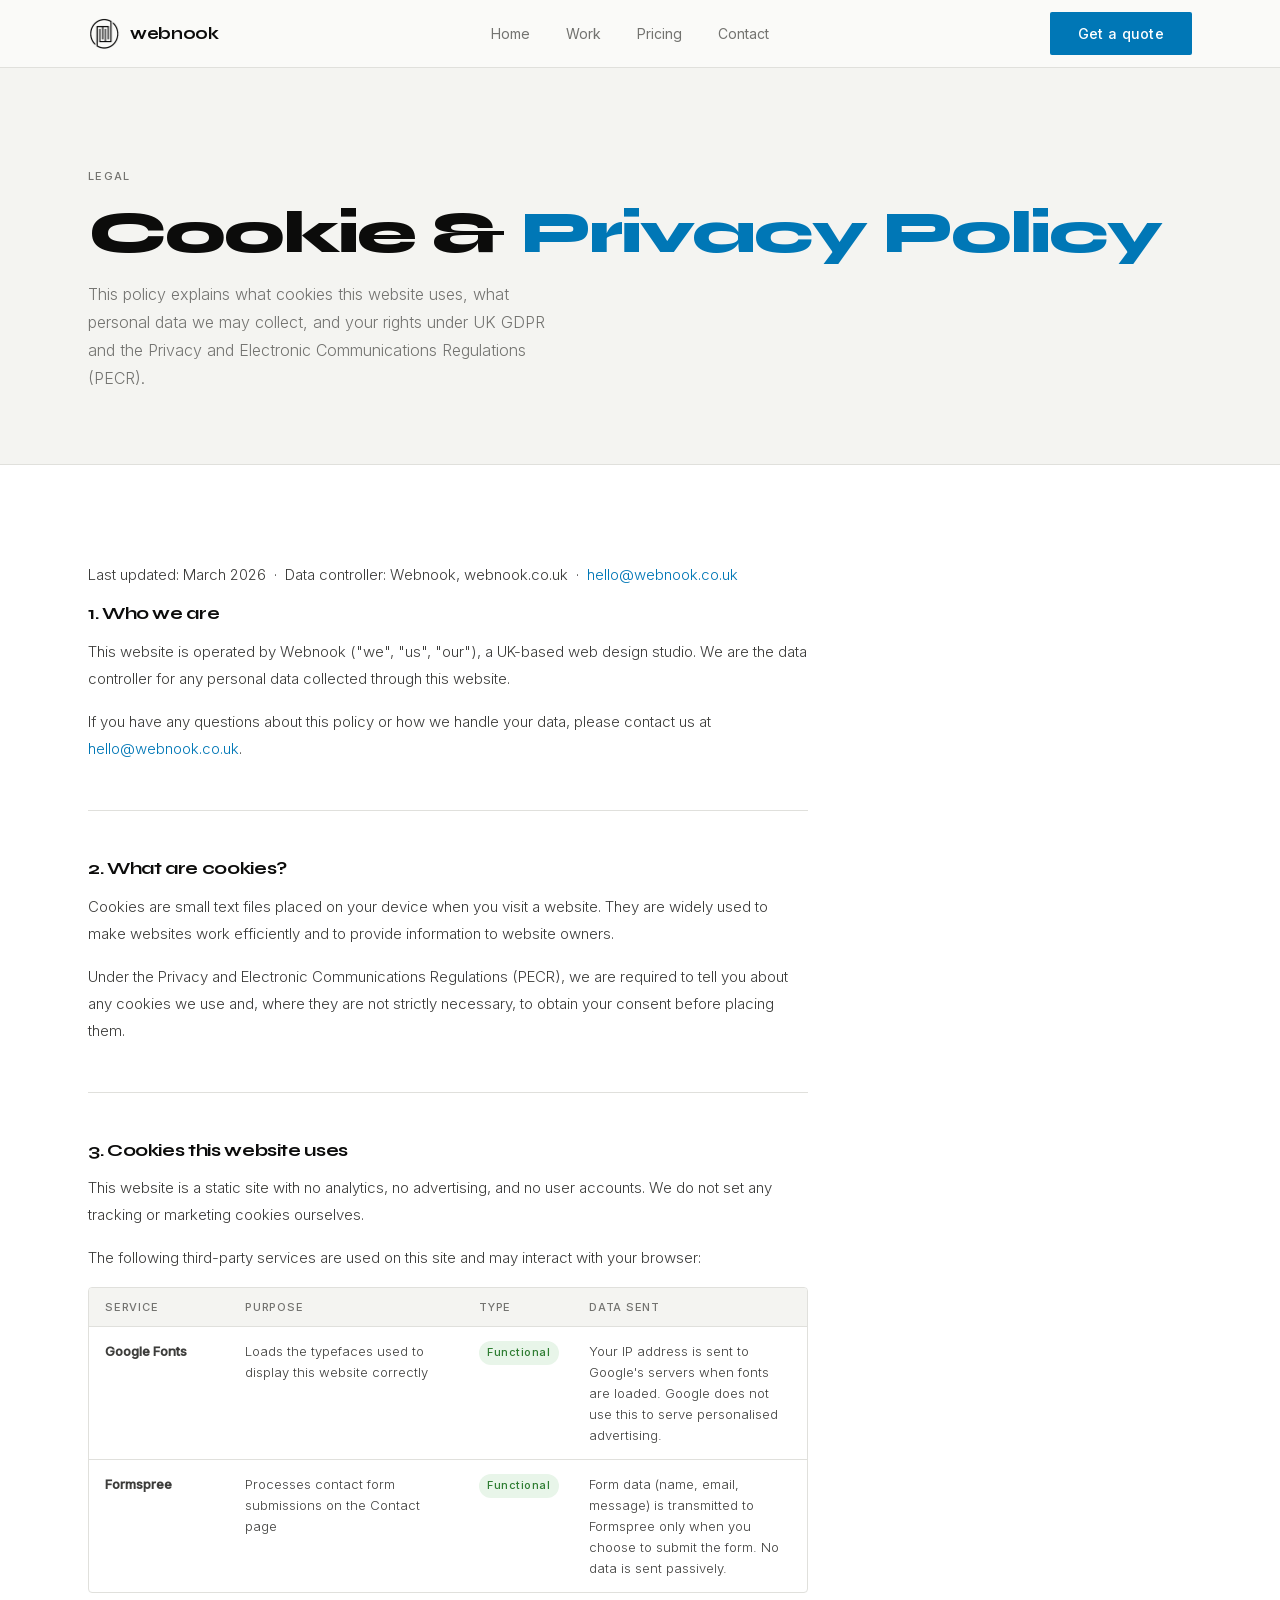
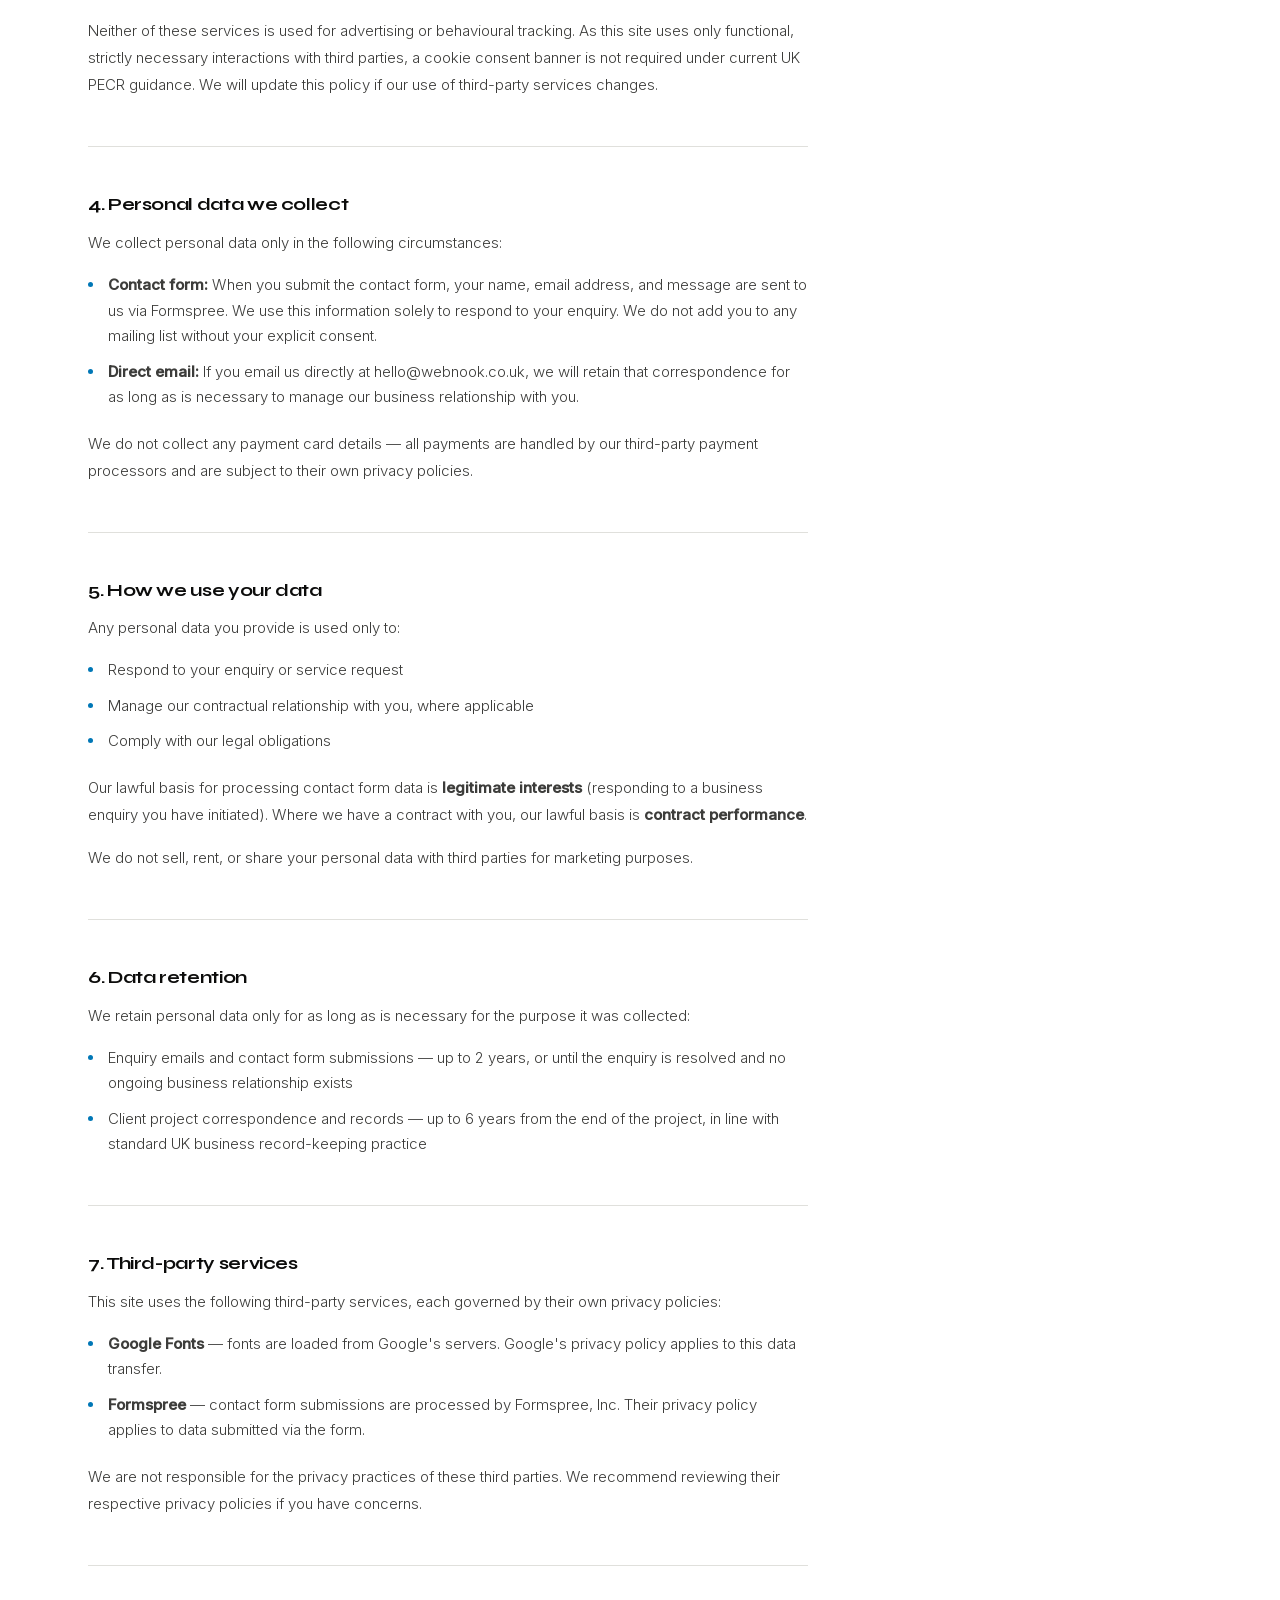
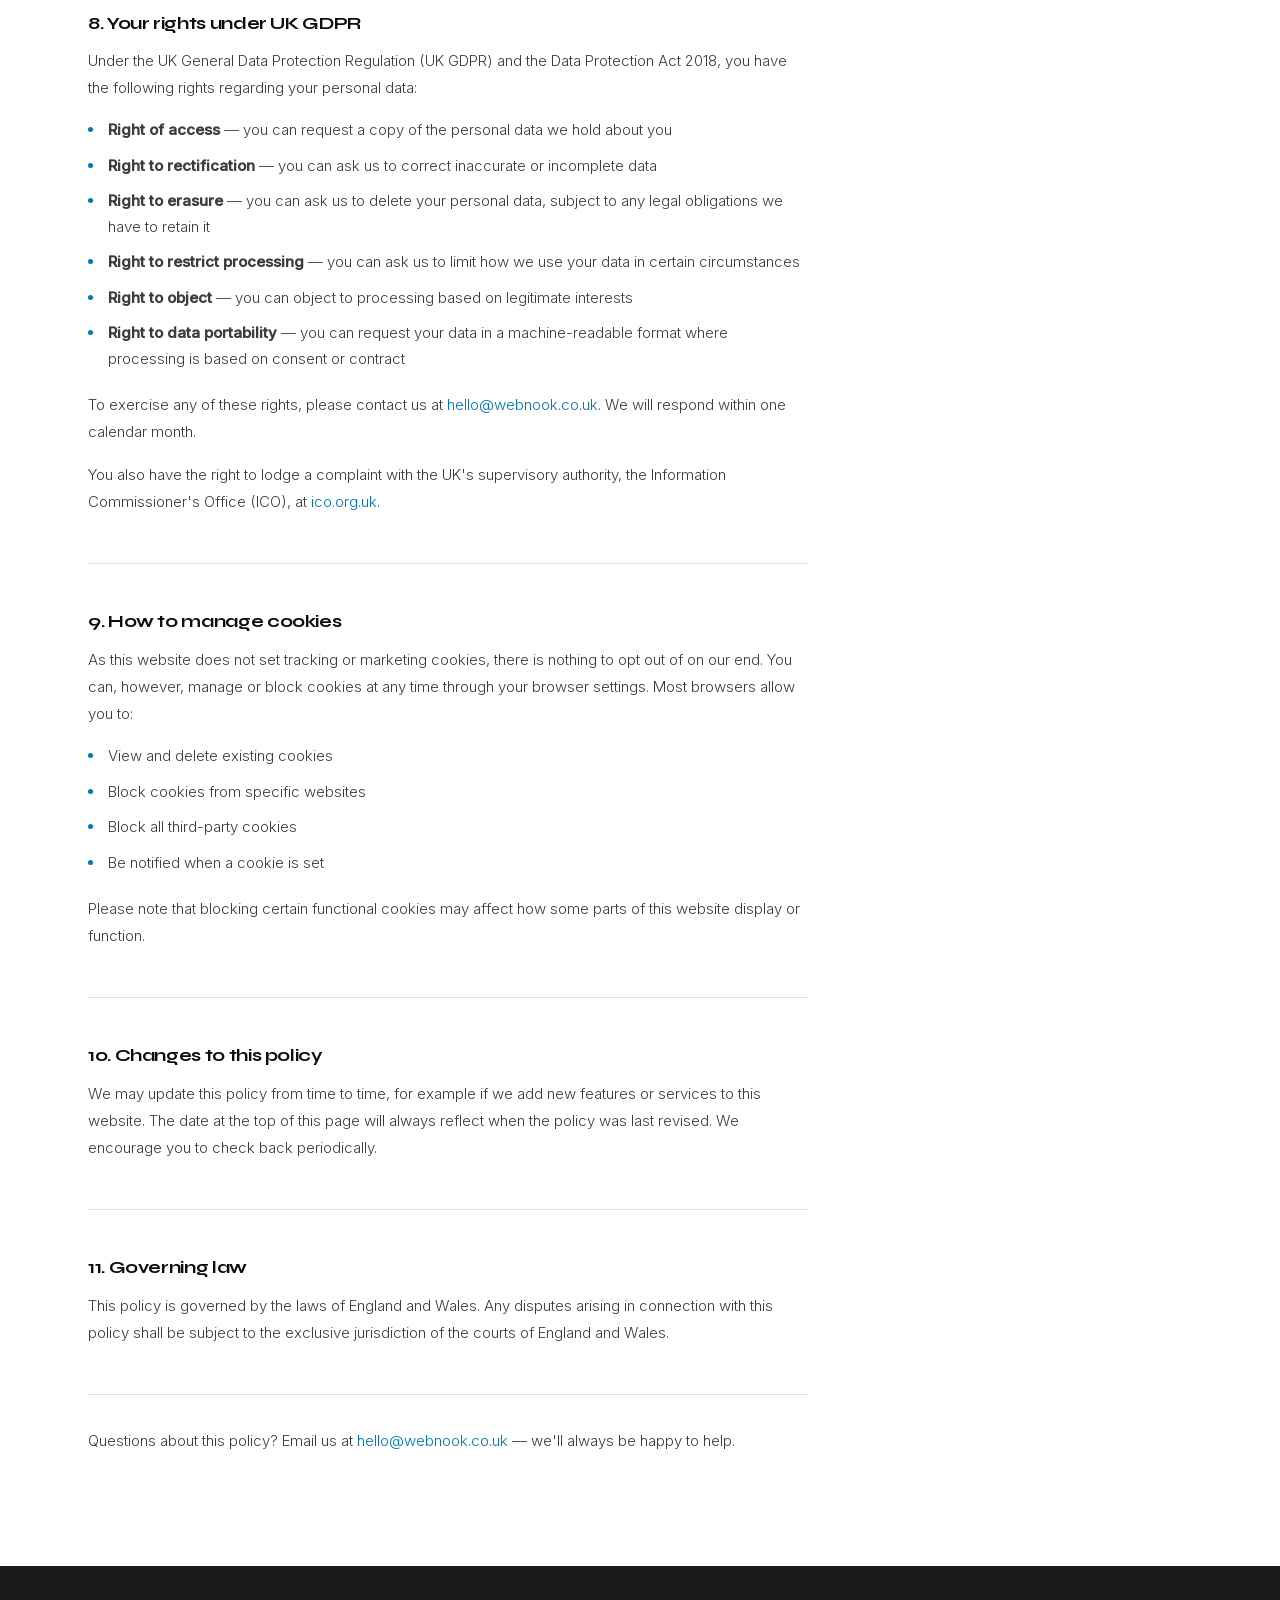
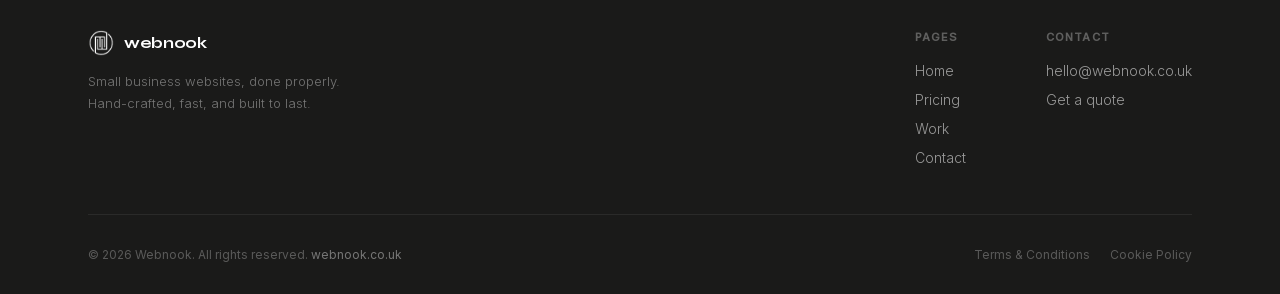
<file: cookies/index.html>
<!DOCTYPE html>
<html lang="en">
<head>
  <meta charset="UTF-8"/>
  <meta http-equiv="Content-Security-Policy" content="default-src 'self'; script-src 'self'; style-src 'self' 'unsafe-inline'; font-src 'self'; img-src 'self'; connect-src https://formspree.io; form-action https://formspree.io 'self'; base-uri 'self'; frame-ancestors 'none';"/>
  <meta name="referrer" content="strict-origin-when-cross-origin"/>
  <meta name="viewport" content="width=device-width, initial-scale=1.0"/>

  <!-- Primary meta -->
  <title>Cookie &amp; Privacy Policy | Webnook</title>
  <meta name="description" content="Webnook's cookie and privacy policy — how we use cookies, what data we collect, and your rights under UK GDPR and PECR."/>
  <meta name="robots" content="index, follow"/>
  <link rel="canonical" href="https://webnook.co.uk/cookies/"/>

  <!-- Open Graph -->
  <meta property="og:type" content="website"/>
  <meta property="og:url" content="https://webnook.co.uk/cookies/"/>
  <meta property="og:title" content="Cookie &amp; Privacy Policy | Webnook"/>
  <meta property="og:description" content="Webnook's cookie and privacy policy — how we use cookies, what data we collect, and your rights under UK GDPR and PECR."/>
  <meta property="og:image" content="https://webnook.co.uk/images/og-image.png"/>
  <meta property="og:locale" content="en_GB"/>
  <meta property="og:site_name" content="Webnook"/>

  <!-- Favicons -->
  <link rel="icon" type="image/x-icon" href="/favicon.ico"/>
  <link rel="icon" type="image/png" sizes="32x32" href="/images/favicon-32.png"/>
  <link rel="icon" type="image/png" sizes="16x16" href="/images/favicon-16.png"/>
  <link rel="apple-touch-icon" sizes="180x180" href="/images/apple-touch-icon.png"/>
  <link rel="manifest" href="/site.webmanifest"/>
  <meta name="theme-color" content="#0077B6"/>

  <link rel="preload" href="/fonts/inter-latin.woff2" as="font" type="font/woff2" crossorigin/>
  <link rel="preload" href="/fonts/syne-latin.woff2" as="font" type="font/woff2" crossorigin/>
  <link rel="stylesheet" href="../css/fonts.css"/>
  <link rel="stylesheet" href="../css/style.css"/>
</head>
<body>

  <a class="skip-link" href="#main-content">Skip to main content</a>

  <!-- ── NAVIGATION ── -->
  <header class="site-nav" role="banner">
    <div class="site-nav__inner">
      <a href="/" class="nav-brand" aria-label="Webnook home">
        <img src="../images/logo.png" width="32" height="32" alt="Webnook logo mark"/>
        webnook
      </a>
      <nav class="nav-links" aria-label="Main navigation">
        <a href="/">Home</a>
        <a href="/#work">Work</a>
        <a href="/pricing/">Pricing</a>
        <a href="/contact/">Contact</a>
      </nav>
      <a href="/contact/" class="btn btn-blue nav-cta">Get a quote</a>
      <button class="hamburger" id="hamburger" aria-label="Toggle menu" aria-expanded="false">
        <span></span><span></span><span></span>
      </button>
    </div>
  </header>

  <!-- ── OVERLAY MENU ── -->
  <div class="nav-overlay" id="navOverlay" role="navigation" aria-label="Mobile navigation">
    <div class="nav-overlay-inner">
      <ul class="overlay-links">
        <li><a href="/">Home</a></li>
        <li><a href="/#work">Work</a></li>
        <li><a href="/pricing/">Pricing</a></li>
        <li><a href="/contact/">Contact</a></li>
      </ul>
      <a href="/contact/" class="overlay-cta-link">Get a quote</a>
    </div>
  </div>

  <main id="main-content">

    <!-- ── PAGE HERO ── -->
    <div class="page-hero">
      <div class="page-hero__inner">
        <span class="eyebrow--mid eyebrow">Legal</span>
        <h1 class="page-hero__title">Cookie &amp; <em>Privacy Policy</em></h1>
        <p class="page-hero__sub">This policy explains what cookies this website uses, what personal data we may collect, and your rights under UK GDPR and the Privacy and Electronic Communications Regulations (PECR).</p>
      </div>
    </div>

    <!-- ── POLICY CONTENT ── -->
    <section class="section section--white" aria-label="Cookie and privacy policy">
      <div class="container">
        <div class="terms-content fade-in">

          <p class="terms-meta">Last updated: March 2026 &nbsp;·&nbsp; Data controller: Webnook, webnook.co.uk &nbsp;·&nbsp; <a href="mailto:hello@webnook.co.uk">hello@webnook.co.uk</a></p>

          <!-- 1 -->
          <h2>1. Who we are</h2>
          <p>This website is operated by Webnook ("we", "us", "our"), a UK-based web design studio. We are the data controller for any personal data collected through this website.</p>
          <p>If you have any questions about this policy or how we handle your data, please contact us at <a href="mailto:hello@webnook.co.uk">hello@webnook.co.uk</a>.</p>

          <!-- 2 -->
          <h2>2. What are cookies?</h2>
          <p>Cookies are small text files placed on your device when you visit a website. They are widely used to make websites work efficiently and to provide information to website owners.</p>
          <p>Under the Privacy and Electronic Communications Regulations (PECR), we are required to tell you about any cookies we use and, where they are not strictly necessary, to obtain your consent before placing them.</p>

          <!-- 3 -->
          <h2>3. Cookies this website uses</h2>
          <p>This website is a static site with no analytics, no advertising, and no user accounts. We do not set any tracking or marketing cookies ourselves.</p>
          <p>The following third-party services are used on this site and may interact with your browser:</p>

          <div class="cookie-table" role="table" aria-label="Cookies used on this site">
            <div class="cookie-table__head" role="row">
              <div role="columnheader">Service</div>
              <div role="columnheader">Purpose</div>
              <div role="columnheader">Type</div>
              <div role="columnheader">Data sent</div>
            </div>
            <div class="cookie-table__row" role="row">
              <div role="cell"><strong>Google Fonts</strong></div>
              <div role="cell">Loads the typefaces used to display this website correctly</div>
              <div role="cell"><span class="cookie-tag cookie-tag--necessary">Functional</span></div>
              <div role="cell">Your IP address is sent to Google's servers when fonts are loaded. Google does not use this to serve personalised advertising.</div>
            </div>
            <div class="cookie-table__row" role="row">
              <div role="cell"><strong>Formspree</strong></div>
              <div role="cell">Processes contact form submissions on the Contact page</div>
              <div role="cell"><span class="cookie-tag cookie-tag--necessary">Functional</span></div>
              <div role="cell">Form data (name, email, message) is transmitted to Formspree only when you choose to submit the form. No data is sent passively.</div>
            </div>
          </div>

          <p>Neither of these services is used for advertising or behavioural tracking. As this site uses only functional, strictly necessary interactions with third parties, a cookie consent banner is not required under current UK PECR guidance. We will update this policy if our use of third-party services changes.</p>

          <!-- 4 -->
          <h2>4. Personal data we collect</h2>
          <p>We collect personal data only in the following circumstances:</p>
          <ul>
            <li><strong>Contact form:</strong> When you submit the contact form, your name, email address, and message are sent to us via Formspree. We use this information solely to respond to your enquiry. We do not add you to any mailing list without your explicit consent.</li>
            <li><strong>Direct email:</strong> If you email us directly at hello@webnook.co.uk, we will retain that correspondence for as long as is necessary to manage our business relationship with you.</li>
          </ul>
          <p>We do not collect any payment card details — all payments are handled by our third-party payment processors and are subject to their own privacy policies.</p>

          <!-- 5 -->
          <h2>5. How we use your data</h2>
          <p>Any personal data you provide is used only to:</p>
          <ul>
            <li>Respond to your enquiry or service request</li>
            <li>Manage our contractual relationship with you, where applicable</li>
            <li>Comply with our legal obligations</li>
          </ul>
          <p>Our lawful basis for processing contact form data is <strong>legitimate interests</strong> (responding to a business enquiry you have initiated). Where we have a contract with you, our lawful basis is <strong>contract performance</strong>.</p>
          <p>We do not sell, rent, or share your personal data with third parties for marketing purposes.</p>

          <!-- 6 -->
          <h2>6. Data retention</h2>
          <p>We retain personal data only for as long as is necessary for the purpose it was collected:</p>
          <ul>
            <li>Enquiry emails and contact form submissions — up to 2 years, or until the enquiry is resolved and no ongoing business relationship exists</li>
            <li>Client project correspondence and records — up to 6 years from the end of the project, in line with standard UK business record-keeping practice</li>
          </ul>

          <!-- 7 -->
          <h2>7. Third-party services</h2>
          <p>This site uses the following third-party services, each governed by their own privacy policies:</p>
          <ul>
            <li><strong>Google Fonts</strong> — fonts are loaded from Google's servers. Google's privacy policy applies to this data transfer.</li>
            <li><strong>Formspree</strong> — contact form submissions are processed by Formspree, Inc. Their privacy policy applies to data submitted via the form.</li>
          </ul>
          <p>We are not responsible for the privacy practices of these third parties. We recommend reviewing their respective privacy policies if you have concerns.</p>

          <!-- 8 -->
          <h2>8. Your rights under UK GDPR</h2>
          <p>Under the UK General Data Protection Regulation (UK GDPR) and the Data Protection Act 2018, you have the following rights regarding your personal data:</p>
          <ul>
            <li><strong>Right of access</strong> — you can request a copy of the personal data we hold about you</li>
            <li><strong>Right to rectification</strong> — you can ask us to correct inaccurate or incomplete data</li>
            <li><strong>Right to erasure</strong> — you can ask us to delete your personal data, subject to any legal obligations we have to retain it</li>
            <li><strong>Right to restrict processing</strong> — you can ask us to limit how we use your data in certain circumstances</li>
            <li><strong>Right to object</strong> — you can object to processing based on legitimate interests</li>
            <li><strong>Right to data portability</strong> — you can request your data in a machine-readable format where processing is based on consent or contract</li>
          </ul>
          <p>To exercise any of these rights, please contact us at <a href="mailto:hello@webnook.co.uk">hello@webnook.co.uk</a>. We will respond within one calendar month.</p>
          <p>You also have the right to lodge a complaint with the UK's supervisory authority, the Information Commissioner's Office (ICO), at <a href="https://ico.org.uk" target="_blank" rel="noopener noreferrer">ico.org.uk</a>.</p>

          <!-- 9 -->
          <h2>9. How to manage cookies</h2>
          <p>As this website does not set tracking or marketing cookies, there is nothing to opt out of on our end. You can, however, manage or block cookies at any time through your browser settings. Most browsers allow you to:</p>
          <ul>
            <li>View and delete existing cookies</li>
            <li>Block cookies from specific websites</li>
            <li>Block all third-party cookies</li>
            <li>Be notified when a cookie is set</li>
          </ul>
          <p>Please note that blocking certain functional cookies may affect how some parts of this website display or function.</p>

          <!-- 10 -->
          <h2>10. Changes to this policy</h2>
          <p>We may update this policy from time to time, for example if we add new features or services to this website. The date at the top of this page will always reflect when the policy was last revised. We encourage you to check back periodically.</p>

          <!-- 11 -->
          <h2>11. Governing law</h2>
          <p>This policy is governed by the laws of England and Wales. Any disputes arising in connection with this policy shall be subject to the exclusive jurisdiction of the courts of England and Wales.</p>

          <p class="terms-meta terms-meta--bottom">Questions about this policy? Email us at <a href="mailto:hello@webnook.co.uk">hello@webnook.co.uk</a> — we'll always be happy to help.</p>

        </div>
      </div>
    </section>

  </main>

  <!-- ── FOOTER ── -->
  <footer class="site-footer" role="contentinfo">
    <div class="site-footer__inner">
      <div class="site-footer__top">
        <div>
          <div class="footer-brand">
            <img src="../images/logo.png" width="26" height="26" alt="Webnook logo mark"/>
            webnook
          </div>
          <p class="footer-tagline">Small business websites, done properly. Hand-crafted, fast, and built to last.</p>
        </div>
        <div>
          <div class="footer-col-title">Pages</div>
          <nav class="footer-col-links" aria-label="Footer navigation">
            <a href="/">Home</a>
            <a href="/pricing/">Pricing</a>
            <a href="/#work">Work</a>
            <a href="/contact/">Contact</a>
          </nav>
        </div>
        <div>
          <div class="footer-col-title">Contact</div>
          <div class="footer-col-links">
            <a href="mailto:hello@webnook.co.uk">hello@webnook.co.uk</a>
            <a href="/contact/">Get a quote</a>
          </div>
        </div>
      </div>
      <div class="site-footer__bottom">
        <span class="footer-copy">&copy; 2026 Webnook. All rights reserved. <a href="https://webnook.co.uk/">webnook.co.uk</a></span>
        <div class="footer-legal-links">
          <a href="/terms/" class="footer-terms">Terms &amp; Conditions</a>
          <a href="/cookies/" class="footer-terms">Cookie Policy</a>
        </div>
      </div>
    </div>
  </footer>

  <script src="../js/main.js"></script>
</body>
</html>
</file>
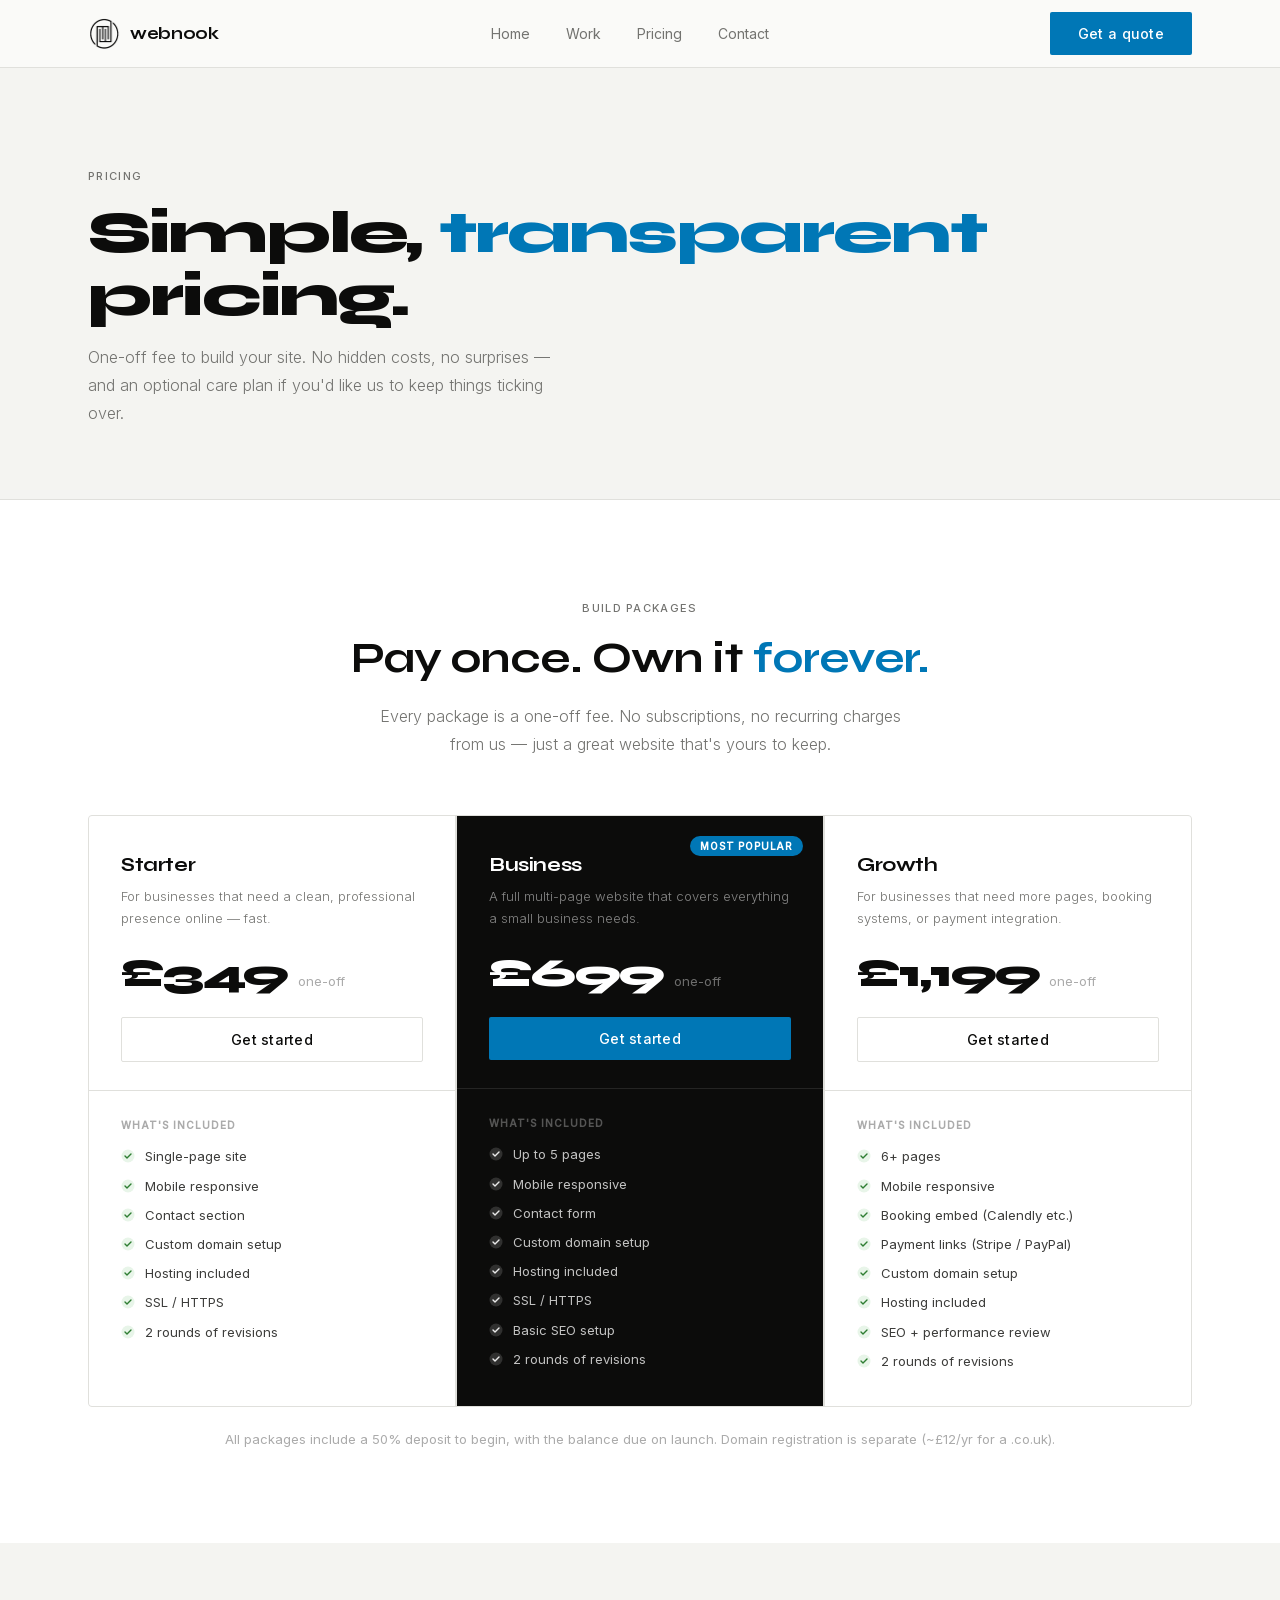
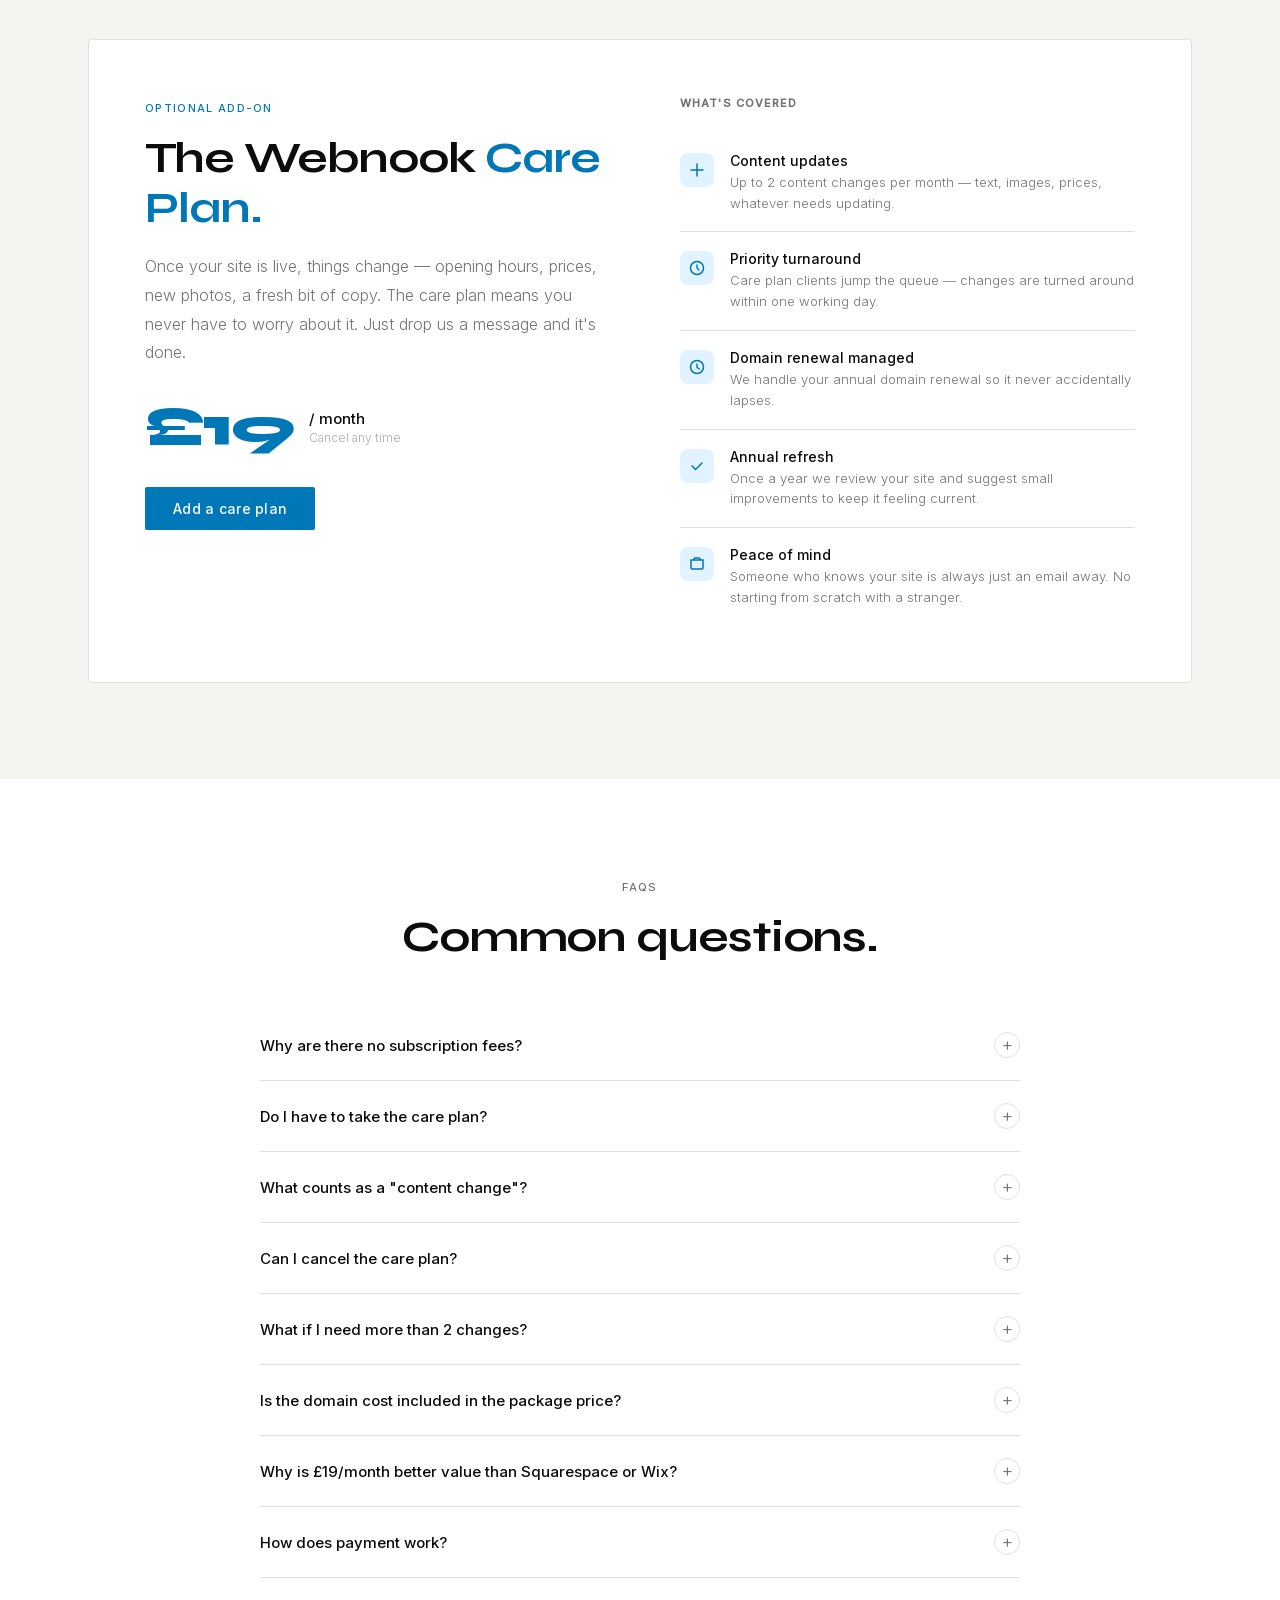
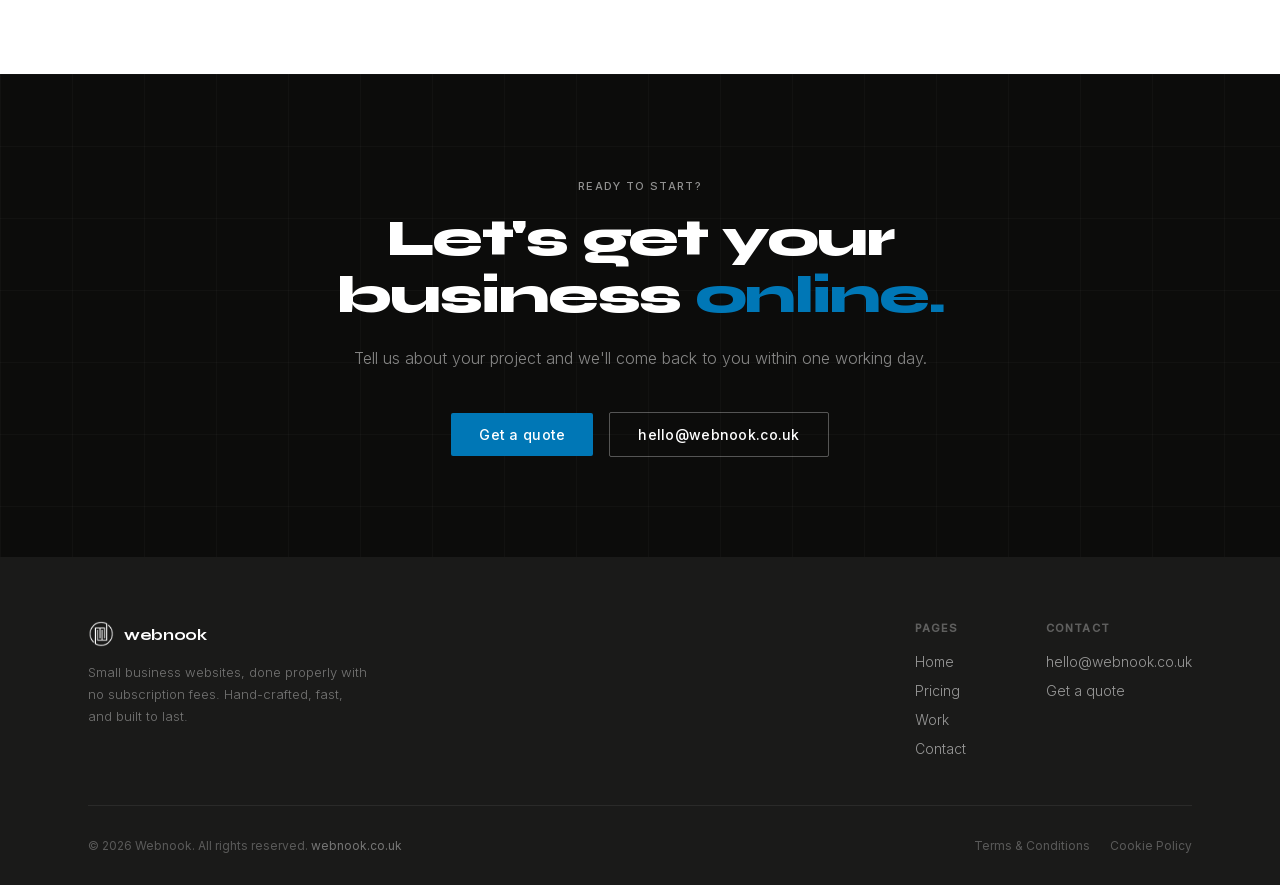
<file: pricing/index.html>
<!DOCTYPE html>
<html lang="en">
<head>
  <meta charset="UTF-8"/>
  <meta http-equiv="Content-Security-Policy" content="default-src 'self'; script-src 'self'; style-src 'self' 'unsafe-inline'; font-src 'self'; img-src 'self'; connect-src https://formspree.io; form-action https://formspree.io 'self'; base-uri 'self'; frame-ancestors 'none';"/>
  <meta name="referrer" content="strict-origin-when-cross-origin"/>
  <meta name="viewport" content="width=device-width, initial-scale=1.0"/>

  <!-- Primary meta -->
  <title>Website Design Prices UK | From £349 One-Off — Webnook</title>
  <meta name="description" content="Transparent, one-off website design prices for UK small businesses. No monthly fees — Starter from £349, Business from £699, Growth from £1,199. Hosting included."/>
  <meta name="robots" content="index, follow"/>
  <link rel="canonical" href="https://webnook.co.uk/pricing/"/>
  <!-- Replace XXXXXXXXXXXX with your code from Google Search Console -->
  <!-- <meta name="google-site-verification" content="XXXXXXXXXXXX"/> -->

  <!-- Open Graph -->
  <meta property="og:type" content="website"/>
  <meta property="og:url" content="https://webnook.co.uk/pricing/"/>
  <meta property="og:title" content="Website Design Prices UK | From £349 One-Off — Webnook"/>
  <meta property="og:description" content="Transparent, one-off website design prices for UK small businesses. No monthly fees — Starter from £349, Business from £699, Growth from £1,199. Hosting included."/>
  <meta property="og:image" content="https://webnook.co.uk/images/og-image.png"/>
  <meta property="og:locale" content="en_GB"/>
  <meta property="og:site_name" content="Webnook"/>

  <!-- Twitter Card -->
  <meta name="twitter:card" content="summary_large_image"/>
  <meta name="twitter:title" content="Website Design Prices UK | From £349 One-Off — Webnook"/>
  <meta name="twitter:description" content="Transparent, one-off website design prices for UK small businesses. No monthly fees — Starter from £349, Business from £699, Growth from £1,199. Hosting included."/>
  <meta name="twitter:image" content="https://webnook.co.uk/images/og-image.png"/>

  <!-- Structured data: FAQ + Service offerings -->
  <script type="application/ld+json">
  {
    "@context": "https://schema.org",
    "@graph": [
      {
        "@type": "FAQPage",
        "mainEntity": [
          {
            "@type": "Question",
            "name": "Do I have to take the care plan?",
            "acceptedAnswer": {
              "@type": "Answer",
              "text": "Not at all — it's entirely optional. You get the keys to your site when it launches, and you're free to manage it yourself or come back to us for one-off changes at any time."
            }
          },
          {
            "@type": "Question",
            "name": "What counts as a content change?",
            "acceptedAnswer": {
              "@type": "Answer",
              "text": "Swapping out text, updating prices, replacing a photo, adding a new menu item, changing opening hours — that kind of thing. Structural changes such as adding new pages or redesigning a section are quoted separately."
            }
          },
          {
            "@type": "Question",
            "name": "Can I cancel the care plan?",
            "acceptedAnswer": {
              "@type": "Answer",
              "text": "Yes, any time. There's no contract or minimum term — just let us know and we'll stop the billing at the end of your current month. Your site stays live regardless."
            }
          },
          {
            "@type": "Question",
            "name": "Is the domain(website name) cost included in the package price?",
            "acceptedAnswer": {
              "@type": "Answer",
              "text": "No — domain registration is separate and paid directly to the registrar, typically around £12 per year for a .co.uk. If you're on the care plan, we manage the renewal for you."
            }
          },
          {
            "@type": "Question",
            "name": "How does payment work?",
            "acceptedAnswer": {
              "@type": "Answer",
              "text": "We ask for a 50% deposit before work begins, with the remaining 50% due when the site is ready to go live. The care plan is billed monthly from the launch date."
            }
          }
        ]
      },
      {
        "@type": "ItemList",
        "name": "Webnook Website Build Packages",
        "itemListElement": [
          {
            "@type": "ListItem",
            "position": 1,
            "item": {
              "@type": "Service",
              "name": "Starter Website Package",
              "description": "Single-page hand-coded website for small businesses. Includes mobile-responsive design, contact section, custom domain setup, hosting, and SSL.",
              "offers": {
                "@type": "Offer",
                "price": "349",
                "priceCurrency": "GBP",
                "priceSpecification": {
                  "@type": "UnitPriceSpecification",
                  "price": "349",
                  "priceCurrency": "GBP",
                  "referenceQuantity": {
                    "@type": "QuantitativeValue",
                    "value": "1",
                    "unitText": "one-off"
                  }
                }
              }
            }
          },
          {
            "@type": "ListItem",
            "position": 2,
            "item": {
              "@type": "Service",
              "name": "Business Website Package",
              "description": "Multi-page hand-coded website for small businesses, up to 5 pages. Includes contact form, custom domain setup, hosting, SSL, and basic SEO setup.",
              "offers": {
                "@type": "Offer",
                "price": "699",
                "priceCurrency": "GBP",
                "priceSpecification": {
                  "@type": "UnitPriceSpecification",
                  "price": "699",
                  "priceCurrency": "GBP",
                  "referenceQuantity": {
                    "@type": "QuantitativeValue",
                    "value": "1",
                    "unitText": "one-off"
                  }
                }
              }
            }
          },
          {
            "@type": "ListItem",
            "position": 3,
            "item": {
              "@type": "Service",
              "name": "Growth Website Package",
              "description": "Larger hand-coded website, 6+ pages, with booking integrations, payment links, SEO and performance review.",
              "offers": {
                "@type": "Offer",
                "price": "1199",
                "priceCurrency": "GBP",
                "priceSpecification": {
                  "@type": "UnitPriceSpecification",
                  "price": "1199",
                  "priceCurrency": "GBP",
                  "referenceQuantity": {
                    "@type": "QuantitativeValue",
                    "value": "1",
                    "unitText": "one-off"
                  }
                }
              }
            }
          }
        ]
      }
    ]
  }
  </script>

  <!-- Favicons -->
  <link rel="icon" type="image/x-icon" href="/favicon.ico"/>
  <link rel="icon" type="image/png" sizes="32x32" href="/images/favicon-32.png"/>
  <link rel="icon" type="image/png" sizes="16x16" href="/images/favicon-16.png"/>
  <link rel="apple-touch-icon" sizes="180x180" href="/images/apple-touch-icon.png"/>
  <link rel="manifest" href="/site.webmanifest"/>
  <meta name="theme-color" content="#0077B6"/>

  <link rel="preload" href="/fonts/inter-latin.woff2" as="font" type="font/woff2" crossorigin/>
  <link rel="preload" href="/fonts/syne-latin.woff2" as="font" type="font/woff2" crossorigin/>
  <link rel="stylesheet" href="../css/fonts.css"/>
  <link rel="stylesheet" href="../css/style.css"/>
</head>
<body>

  <a class="skip-link" href="#main-content">Skip to main content</a>

  <!-- ── NAVIGATION ── -->
  <header class="site-nav" role="banner">
    <div class="site-nav__inner">
      <a href="/" class="nav-brand" aria-label="Webnook home">
        <img src="../images/logo.png" width="32" height="32" alt="Webnook logo mark"/>
        webnook
      </a>
      <nav class="nav-links" aria-label="Main navigation">
        <a href="/">Home</a>
        <a href="/#work">Work</a>
        <a href="/pricing/">Pricing</a>
        <a href="/contact/">Contact</a>
      </nav>
      <a href="/contact/" class="btn btn-blue nav-cta">Get a quote</a>
      <button class="hamburger" id="hamburger" aria-label="Toggle menu" aria-expanded="false">
        <span></span><span></span><span></span>
      </button>
    </div>
  </header>

  <!-- ── OVERLAY MENU ── -->
  <div class="nav-overlay" id="navOverlay" role="navigation" aria-label="Mobile navigation">
    <div class="nav-overlay-inner">
      <ul class="overlay-links">
        <li><a href="/">Home</a></li>
        <li><a href="/#work">Work</a></li>
        <li><a href="/pricing/">Pricing</a></li>
        <li><a href="/contact/">Contact</a></li>
      </ul>
      <a href="/contact/" class="overlay-cta-link">Get a quote</a>
    </div>
  </div>

  <main id="main-content">

    <!-- ── PAGE HERO ── -->
    <div class="page-hero">
      <div class="page-hero__inner">
        <span class="eyebrow--mid eyebrow">Pricing</span>
        <h1 class="page-hero__title">Simple, <em>transparent</em> pricing.</h1>
        <p class="page-hero__sub">One-off fee to build your site. No hidden costs, no surprises — and an optional care plan if you'd like us to keep things ticking over.</p>
      </div>
    </div>

    <!-- ── BUILD PACKAGES ── -->
    <section class="section section--white" aria-labelledby="packages-heading">
      <div class="container">
        <div class="text-center fade-in">
          <span class="eyebrow--mid eyebrow">Build packages</span>
          <h2 class="section-heading" id="packages-heading">Pay once. Own it <em>forever.</em></h2>
          <p class="section-sub section-sub--center">Every package is a one-off fee. No subscriptions, no recurring charges from us — just a great website that's yours to keep.</p>
        </div>

        <div class="pricing-grid fade-in delay-1">

          <!-- Starter -->
          <div class="pricing-card">
            <div class="pricing-card__head">
              <div class="pricing-card__name">Starter</div>
              <div class="pricing-card__desc">For businesses that need a clean, professional presence online — fast.</div>
              <div class="pricing-card__price">
                <span class="pricing-card__amount">£349</span>
                <span class="pricing-card__period">one-off</span>
              </div>
              <a href="/contact/?package=starter" class="btn btn-outline-dark pricing-card__btn">Get started</a>
            </div>
            <div class="pricing-card__body">
              <div class="pricing-card__section-label">What's included</div>
              <ul class="pricing-card__features">
                <li class="pricing-card__feature">
                  <svg class="pricing-check" width="14" height="14" viewBox="0 0 14 14" fill="none" aria-hidden="true"><circle cx="7" cy="7" r="6.5" fill="#E8F5E9"/><path d="M4 7l2 2 4-4" stroke="#2E7D32" stroke-width="1.4" stroke-linecap="round" stroke-linejoin="round"/></svg>
                  Single-page site
                </li>
                <li class="pricing-card__feature">
                  <svg class="pricing-check" width="14" height="14" viewBox="0 0 14 14" fill="none" aria-hidden="true"><circle cx="7" cy="7" r="6.5" fill="#E8F5E9"/><path d="M4 7l2 2 4-4" stroke="#2E7D32" stroke-width="1.4" stroke-linecap="round" stroke-linejoin="round"/></svg>
                  Mobile responsive
                </li>
                <li class="pricing-card__feature">
                  <svg class="pricing-check" width="14" height="14" viewBox="0 0 14 14" fill="none" aria-hidden="true"><circle cx="7" cy="7" r="6.5" fill="#E8F5E9"/><path d="M4 7l2 2 4-4" stroke="#2E7D32" stroke-width="1.4" stroke-linecap="round" stroke-linejoin="round"/></svg>
                  Contact section
                </li>
                <li class="pricing-card__feature">
                  <svg class="pricing-check" width="14" height="14" viewBox="0 0 14 14" fill="none" aria-hidden="true"><circle cx="7" cy="7" r="6.5" fill="#E8F5E9"/><path d="M4 7l2 2 4-4" stroke="#2E7D32" stroke-width="1.4" stroke-linecap="round" stroke-linejoin="round"/></svg>
                  Custom domain setup
                </li>
                <li class="pricing-card__feature">
                  <svg class="pricing-check" width="14" height="14" viewBox="0 0 14 14" fill="none" aria-hidden="true"><circle cx="7" cy="7" r="6.5" fill="#E8F5E9"/><path d="M4 7l2 2 4-4" stroke="#2E7D32" stroke-width="1.4" stroke-linecap="round" stroke-linejoin="round"/></svg>
                  Hosting included
                </li>
                <li class="pricing-card__feature">
                  <svg class="pricing-check" width="14" height="14" viewBox="0 0 14 14" fill="none" aria-hidden="true"><circle cx="7" cy="7" r="6.5" fill="#E8F5E9"/><path d="M4 7l2 2 4-4" stroke="#2E7D32" stroke-width="1.4" stroke-linecap="round" stroke-linejoin="round"/></svg>
                  SSL / HTTPS
                </li>
                <li class="pricing-card__feature">
                  <svg class="pricing-check" width="14" height="14" viewBox="0 0 14 14" fill="none" aria-hidden="true"><circle cx="7" cy="7" r="6.5" fill="#E8F5E9"/><path d="M4 7l2 2 4-4" stroke="#2E7D32" stroke-width="1.4" stroke-linecap="round" stroke-linejoin="round"/></svg>
                  2 rounds of revisions
                </li>
              </ul>
            </div>
          </div>

          <!-- Business (featured) -->
          <div class="pricing-card pricing-card--featured">
            <div class="pricing-card__badge">Most popular</div>
            <div class="pricing-card__head">
              <div class="pricing-card__name">Business</div>
              <div class="pricing-card__desc">A full multi-page website that covers everything a small business needs.</div>
              <div class="pricing-card__price">
                <span class="pricing-card__amount">£699</span>
                <span class="pricing-card__period">one-off</span>
              </div>
              <a href="/contact/?package=business" class="btn btn-blue pricing-card__btn">Get started</a>
            </div>
            <div class="pricing-card__body">
              <div class="pricing-card__section-label">What's included</div>
              <ul class="pricing-card__features">
                <li class="pricing-card__feature">
                  <svg class="pricing-check" width="14" height="14" viewBox="0 0 14 14" fill="none" aria-hidden="true"><circle cx="7" cy="7" r="6.5" fill="rgba(255,255,255,0.15)"/><path d="M4 7l2 2 4-4" stroke="rgba(255,255,255,0.9)" stroke-width="1.4" stroke-linecap="round" stroke-linejoin="round"/></svg>
                  Up to 5 pages
                </li>
                <li class="pricing-card__feature">
                  <svg class="pricing-check" width="14" height="14" viewBox="0 0 14 14" fill="none" aria-hidden="true"><circle cx="7" cy="7" r="6.5" fill="rgba(255,255,255,0.15)"/><path d="M4 7l2 2 4-4" stroke="rgba(255,255,255,0.9)" stroke-width="1.4" stroke-linecap="round" stroke-linejoin="round"/></svg>
                  Mobile responsive
                </li>
                <li class="pricing-card__feature">
                  <svg class="pricing-check" width="14" height="14" viewBox="0 0 14 14" fill="none" aria-hidden="true"><circle cx="7" cy="7" r="6.5" fill="rgba(255,255,255,0.15)"/><path d="M4 7l2 2 4-4" stroke="rgba(255,255,255,0.9)" stroke-width="1.4" stroke-linecap="round" stroke-linejoin="round"/></svg>
                  Contact form
                </li>
                <li class="pricing-card__feature">
                  <svg class="pricing-check" width="14" height="14" viewBox="0 0 14 14" fill="none" aria-hidden="true"><circle cx="7" cy="7" r="6.5" fill="rgba(255,255,255,0.15)"/><path d="M4 7l2 2 4-4" stroke="rgba(255,255,255,0.9)" stroke-width="1.4" stroke-linecap="round" stroke-linejoin="round"/></svg>
                  Custom domain setup
                </li>
                <li class="pricing-card__feature">
                  <svg class="pricing-check" width="14" height="14" viewBox="0 0 14 14" fill="none" aria-hidden="true"><circle cx="7" cy="7" r="6.5" fill="rgba(255,255,255,0.15)"/><path d="M4 7l2 2 4-4" stroke="rgba(255,255,255,0.9)" stroke-width="1.4" stroke-linecap="round" stroke-linejoin="round"/></svg>
                  Hosting included
                </li>
                <li class="pricing-card__feature">
                  <svg class="pricing-check" width="14" height="14" viewBox="0 0 14 14" fill="none" aria-hidden="true"><circle cx="7" cy="7" r="6.5" fill="rgba(255,255,255,0.15)"/><path d="M4 7l2 2 4-4" stroke="rgba(255,255,255,0.9)" stroke-width="1.4" stroke-linecap="round" stroke-linejoin="round"/></svg>
                  SSL / HTTPS
                </li>
                <li class="pricing-card__feature">
                  <svg class="pricing-check" width="14" height="14" viewBox="0 0 14 14" fill="none" aria-hidden="true"><circle cx="7" cy="7" r="6.5" fill="rgba(255,255,255,0.15)"/><path d="M4 7l2 2 4-4" stroke="rgba(255,255,255,0.9)" stroke-width="1.4" stroke-linecap="round" stroke-linejoin="round"/></svg>
                  Basic SEO setup
                </li>
                <li class="pricing-card__feature">
                  <svg class="pricing-check" width="14" height="14" viewBox="0 0 14 14" fill="none" aria-hidden="true"><circle cx="7" cy="7" r="6.5" fill="rgba(255,255,255,0.15)"/><path d="M4 7l2 2 4-4" stroke="rgba(255,255,255,0.9)" stroke-width="1.4" stroke-linecap="round" stroke-linejoin="round"/></svg>
                  2 rounds of revisions
                </li>
              </ul>
            </div>
          </div>

          <!-- Growth -->
          <div class="pricing-card">
            <div class="pricing-card__head">
              <div class="pricing-card__name">Growth</div>
              <div class="pricing-card__desc">For businesses that need more pages, booking systems, or payment integration.</div>
              <div class="pricing-card__price">
                <span class="pricing-card__amount">£1,199</span>
                <span class="pricing-card__period">one-off</span>
              </div>
              <a href="/contact/?package=growth" class="btn btn-outline-dark pricing-card__btn">Get started</a>
            </div>
            <div class="pricing-card__body">
              <div class="pricing-card__section-label">What's included</div>
              <ul class="pricing-card__features">
                <li class="pricing-card__feature">
                  <svg class="pricing-check" width="14" height="14" viewBox="0 0 14 14" fill="none" aria-hidden="true"><circle cx="7" cy="7" r="6.5" fill="#E8F5E9"/><path d="M4 7l2 2 4-4" stroke="#2E7D32" stroke-width="1.4" stroke-linecap="round" stroke-linejoin="round"/></svg>
                  6+ pages
                </li>
                <li class="pricing-card__feature">
                  <svg class="pricing-check" width="14" height="14" viewBox="0 0 14 14" fill="none" aria-hidden="true"><circle cx="7" cy="7" r="6.5" fill="#E8F5E9"/><path d="M4 7l2 2 4-4" stroke="#2E7D32" stroke-width="1.4" stroke-linecap="round" stroke-linejoin="round"/></svg>
                  Mobile responsive
                </li>
                <li class="pricing-card__feature">
                  <svg class="pricing-check" width="14" height="14" viewBox="0 0 14 14" fill="none" aria-hidden="true"><circle cx="7" cy="7" r="6.5" fill="#E8F5E9"/><path d="M4 7l2 2 4-4" stroke="#2E7D32" stroke-width="1.4" stroke-linecap="round" stroke-linejoin="round"/></svg>
                  Booking embed (Calendly etc.)
                </li>
                <li class="pricing-card__feature">
                  <svg class="pricing-check" width="14" height="14" viewBox="0 0 14 14" fill="none" aria-hidden="true"><circle cx="7" cy="7" r="6.5" fill="#E8F5E9"/><path d="M4 7l2 2 4-4" stroke="#2E7D32" stroke-width="1.4" stroke-linecap="round" stroke-linejoin="round"/></svg>
                  Payment links (Stripe / PayPal)
                </li>
                <li class="pricing-card__feature">
                  <svg class="pricing-check" width="14" height="14" viewBox="0 0 14 14" fill="none" aria-hidden="true"><circle cx="7" cy="7" r="6.5" fill="#E8F5E9"/><path d="M4 7l2 2 4-4" stroke="#2E7D32" stroke-width="1.4" stroke-linecap="round" stroke-linejoin="round"/></svg>
                  Custom domain setup
                </li>
                <li class="pricing-card__feature">
                  <svg class="pricing-check" width="14" height="14" viewBox="0 0 14 14" fill="none" aria-hidden="true"><circle cx="7" cy="7" r="6.5" fill="#E8F5E9"/><path d="M4 7l2 2 4-4" stroke="#2E7D32" stroke-width="1.4" stroke-linecap="round" stroke-linejoin="round"/></svg>
                  Hosting included
                </li>
                <li class="pricing-card__feature">
                  <svg class="pricing-check" width="14" height="14" viewBox="0 0 14 14" fill="none" aria-hidden="true"><circle cx="7" cy="7" r="6.5" fill="#E8F5E9"/><path d="M4 7l2 2 4-4" stroke="#2E7D32" stroke-width="1.4" stroke-linecap="round" stroke-linejoin="round"/></svg>
                  SEO + performance review
                </li>
                <li class="pricing-card__feature">
                  <svg class="pricing-check" width="14" height="14" viewBox="0 0 14 14" fill="none" aria-hidden="true"><circle cx="7" cy="7" r="6.5" fill="#E8F5E9"/><path d="M4 7l2 2 4-4" stroke="#2E7D32" stroke-width="1.4" stroke-linecap="round" stroke-linejoin="round"/></svg>
                  2 rounds of revisions
                </li>
              </ul>
            </div>
          </div>

        </div>

        <p class="fade-in" style="text-align:center; margin-top:24px; font-size:13px; color:var(--light);">
          All packages include a 50% deposit to begin, with the balance due on launch. Domain registration is separate (~£12/yr for a .co.uk).
        </p>
      </div>
    </section>

    <!-- ── CARE PLAN ── -->
    <section class="section section--surface" aria-labelledby="care-heading">
      <div class="container">
        <div class="care-plan fade-in">
          <div class="care-plan__left">
            <span class="eyebrow">Optional add-on</span>
            <h2 class="section-heading" id="care-heading">The Webnook <em>Care Plan.</em></h2>
            <p class="section-sub" style="margin-bottom: 32px;">Once your site is live, things change — opening hours, prices, new photos, a fresh bit of copy. The care plan means you never have to worry about it. Just drop us a message and it's done.</p>
            <div class="care-plan__price">
              <span class="care-plan__amount">£19</span>
              <div>
                <span class="care-plan__per">/ month</span>
                <span class="care-plan__cancel">Cancel any time</span>
              </div>
            </div>
            <a href="/contact/?package=care" class="btn btn-blue" style="margin-top: 32px;">Add a care plan</a>
          </div>
          <div class="care-plan__right">
            <div class="care-plan__features-title">What's covered</div>
            <ul class="care-plan__features">
              <li class="care-plan__feature">
                <div class="care-plan__feature-icon" aria-hidden="true">
                  <svg width="16" height="16" viewBox="0 0 16 16" fill="none"><path d="M2 8h12M8 2v12" stroke="currentColor" stroke-width="1.5" stroke-linecap="round"/></svg>
                </div>
                <div>
                  <div class="care-plan__feature-name">Content updates</div>
                  <div class="care-plan__feature-desc">Up to 2 content changes per month — text, images, prices, whatever needs updating.</div>
                </div>
              </li>
              <li class="care-plan__feature">
                <div class="care-plan__feature-icon" aria-hidden="true">
                  <svg width="16" height="16" viewBox="0 0 16 16" fill="none"><circle cx="8" cy="8" r="6.5" stroke="currentColor" stroke-width="1.5"/><path d="M8 5v3l2 2" stroke="currentColor" stroke-width="1.4" stroke-linecap="round"/></svg>
                </div>
                <div>
                  <div class="care-plan__feature-name">Priority turnaround</div>
                  <div class="care-plan__feature-desc">Care plan clients jump the queue — changes are turned around within one working day.</div>
                </div>
              </li>
              <li class="care-plan__feature">
                <div class="care-plan__feature-icon" aria-hidden="true">
                  <svg width="16" height="16" viewBox="0 0 16 16" fill="none"><path d="M8 1.5a6.5 6.5 0 100 13 6.5 6.5 0 000-13z" stroke="currentColor" stroke-width="1.5"/><path d="M8 5v3.5l2.5 1.5" stroke="currentColor" stroke-width="1.4" stroke-linecap="round"/></svg>
                </div>
                <div>
                  <div class="care-plan__feature-name">Domain renewal managed</div>
                  <div class="care-plan__feature-desc">We handle your annual domain renewal so it never accidentally lapses.</div>
                </div>
              </li>
              <li class="care-plan__feature">
                <div class="care-plan__feature-icon" aria-hidden="true">
                  <svg width="16" height="16" viewBox="0 0 16 16" fill="none"><path d="M3 8l3.5 3.5L13 5" stroke="currentColor" stroke-width="1.5" stroke-linecap="round" stroke-linejoin="round"/></svg>
                </div>
                <div>
                  <div class="care-plan__feature-name">Annual refresh</div>
                  <div class="care-plan__feature-desc">Once a year we review your site and suggest small improvements to keep it feeling current.</div>
                </div>
              </li>
              <li class="care-plan__feature">
                <div class="care-plan__feature-icon" aria-hidden="true">
                  <svg width="16" height="16" viewBox="0 0 16 16" fill="none"><path d="M2 4h12v8a1 1 0 01-1 1H3a1 1 0 01-1-1V4zM5 4V3a1 1 0 011-1h4a1 1 0 011 1v1" stroke="currentColor" stroke-width="1.5"/></svg>
                </div>
                <div>
                  <div class="care-plan__feature-name">Peace of mind</div>
                  <div class="care-plan__feature-desc">Someone who knows your site is always just an email away. No starting from scratch with a stranger.</div>
                </div>
              </li>
            </ul>
          </div>
        </div>
      </div>
    </section>

    <!-- ── FAQ ── -->
    <section class="section section--white" aria-labelledby="faq-heading">
      <div class="container">
        <div class="text-center fade-in">
          <span class="eyebrow--mid eyebrow">FAQs</span>
          <h2 class="section-heading" id="faq-heading">Common questions.</h2>
        </div>

        <div class="pricing-faq fade-in delay-1">

          <div class="faq-item">
            <div class="faq-item__q" role="button" aria-expanded="false" tabindex="0">
              Why are there no subscription fees?
              <span class="faq-icon" aria-hidden="true">+</span>
            </div>
            <div class="faq-item__a">In a world where everything comes with a monthly subscription, Webnook exists to give people genuine value for money and a proper web presence they actually own. Our vision is to help people get started with their dreams at a price point that's accessible — without the creeping guilt of another direct debit you're not sure you're getting value from. Think of it like the opposite of a gym membership: you pay once, you get your site, and it's yours forever.</div>
          </div>

          <div class="faq-item">
            <div class="faq-item__q" role="button" aria-expanded="false" tabindex="0">
              Do I have to take the care plan?
              <span class="faq-icon" aria-hidden="true">+</span>
            </div>
            <div class="faq-item__a">Not at all — it's entirely optional. You get the keys to your site when it launches, and you're free to manage it yourself or come back to us for one-off changes at any time.</div>
          </div>

          <div class="faq-item">
            <div class="faq-item__q" role="button" aria-expanded="false" tabindex="0">
              What counts as a "content change"?
              <span class="faq-icon" aria-hidden="true">+</span>
            </div>
            <div class="faq-item__a">Swapping out text, updating prices, replacing a photo, adding a new menu item, changing opening hours — that kind of thing. Structural changes (adding new pages, redesigning a section) are quoted separately.</div>
          </div>

          <div class="faq-item">
            <div class="faq-item__q" role="button" aria-expanded="false" tabindex="0">
              Can I cancel the care plan?
              <span class="faq-icon" aria-hidden="true">+</span>
            </div>
            <div class="faq-item__a">Yes, any time. There's no contract or minimum term — just let us know and we'll stop the billing at the end of your current month. Your site stays live regardless.</div>
          </div>

          <div class="faq-item">
            <div class="faq-item__q" role="button" aria-expanded="false" tabindex="0">
              What if I need more than 2 changes?
              <span class="faq-icon" aria-hidden="true">+</span>
            </div>
            <div class="faq-item__a">Additional changes beyond the two included are charged at £25 each. We'll always let you know before making any chargeable changes.</div>
          </div>

          <div class="faq-item">
            <div class="faq-item__q" role="button" aria-expanded="false" tabindex="0">
              Is the domain cost included in the package price?
              <span class="faq-icon" aria-hidden="true">+</span>
            </div>
            <div class="faq-item__a">No — domain registration is separate and paid directly to the registrar (typically around £12/year for a .co.uk). If you're on the care plan, we manage the renewal for you. If not, we'll make sure you know when it's due.</div>
          </div>

          <div class="faq-item">
            <div class="faq-item__q" role="button" aria-expanded="false" tabindex="0">
              Why is £19/month better value than Squarespace or Wix?
              <span class="faq-icon" aria-hidden="true">+</span>
            </div>
            <div class="faq-item__a">With Squarespace or Wix, £13–£35/month buys you a platform to build your own site on — you still have to do everything yourself. With Webnook's care plan, you've already got a bespoke, professionally built site, and the £19/month means someone who knows your site inside out is looking after it for you. You're not paying to use a tool — you're paying for a person. Changes get made, your domain stays live, and you never have to log in to a page builder again.</div>
          </div>

          <div class="faq-item">
            <div class="faq-item__q" role="button" aria-expanded="false" tabindex="0">
              How does payment work?
              <span class="faq-icon" aria-hidden="true">+</span>
            </div>
            <div class="faq-item__a">We ask for a 50% deposit before work begins, with the remaining 50% due when the site is ready to go live. The care plan is billed monthly from the launch date.</div>
          </div>

        </div>
      </div>
    </section>

    <!-- ── CTA ── -->
    <section class="cta-section" aria-label="Get in touch">
      <div class="cta-section__inner fade-in">
        <span class="eyebrow eyebrow--light">Ready to start?</span>
        <h2 class="cta-section__title">Let's get your business <em>online.</em></h2>
        <p class="cta-section__sub">Tell us about your project and we'll come back to you within one working day.</p>
        <div class="cta-section__actions">
          <a href="/contact/" class="btn btn-blue">Get a quote</a>
          <a href="mailto:hello@webnook.co.uk" class="btn btn-outline">hello@webnook.co.uk</a>
        </div>
      </div>
    </section>

  </main>

  <!-- ── FOOTER ── -->
  <footer class="site-footer" role="contentinfo">
    <div class="site-footer__inner">
      <div class="site-footer__top">
        <div>
          <div class="footer-brand">
            <img src="../images/logo.png" width="26" height="26" alt="Webnook logo mark"/>
            webnook
          </div>
          <p class="footer-tagline">Small business websites, done properly with no subscription fees. Hand-crafted, fast, and built to last.</p>
        </div>
        <div>
          <div class="footer-col-title">Pages</div>
          <nav class="footer-col-links" aria-label="Footer navigation">
            <a href="/">Home</a>
            <a href="/pricing/">Pricing</a>
            <a href="/#work">Work</a>
            <a href="/contact/">Contact</a>
          </nav>
        </div>
        <div>
          <div class="footer-col-title">Contact</div>
          <div class="footer-col-links">
            <a href="mailto:hello@webnook.co.uk">hello@webnook.co.uk</a>
            <a href="/contact/">Get a quote</a>
          </div>
        </div>
      </div>
      <div class="site-footer__bottom">
        <span class="footer-copy">&copy; 2026 Webnook. All rights reserved. <a href="https://webnook.co.uk/">webnook.co.uk</a></span>
        <div class="footer-legal-links">
          <a href="/terms/" class="footer-terms">Terms &amp; Conditions</a>
          <a href="/cookies/" class="footer-terms">Cookie Policy</a>
        </div>
      </div>
    </div>
  </footer>

  <script src="../js/main.js"></script>
</body>
</html>
</file>
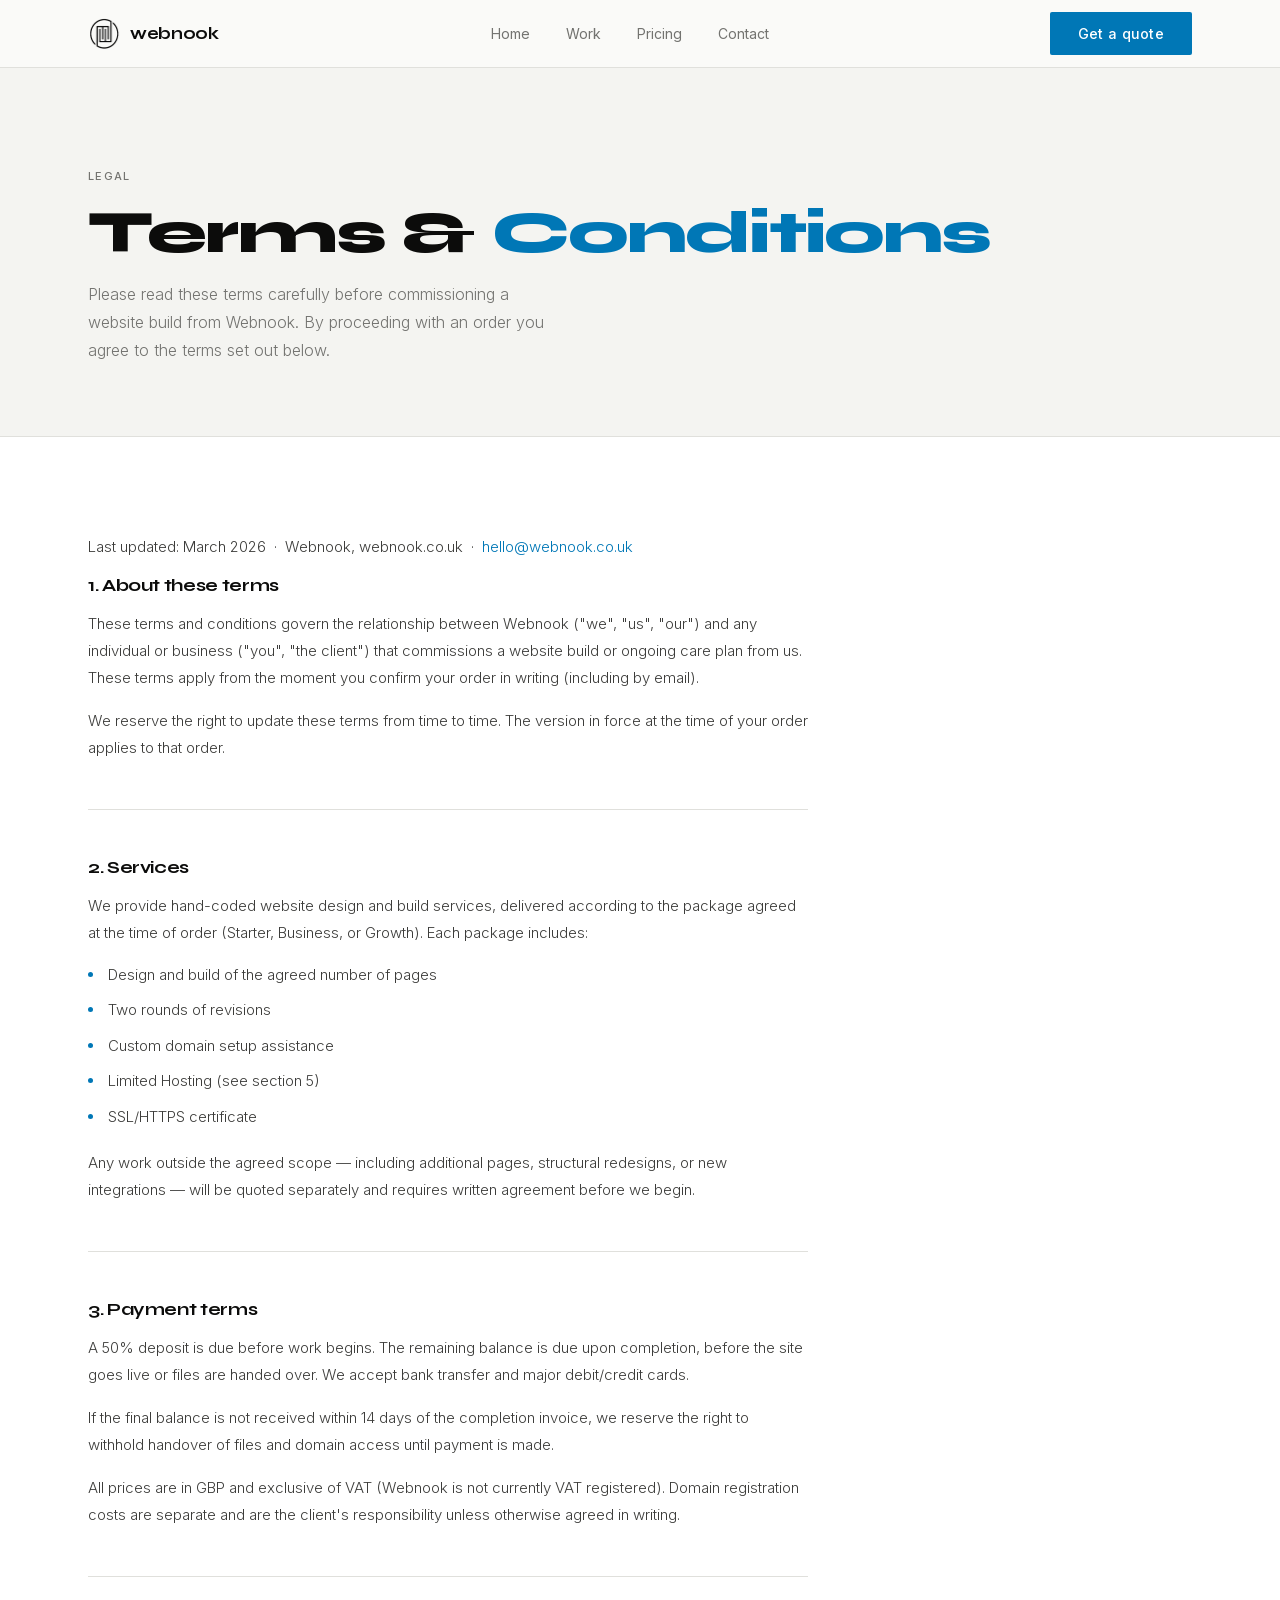
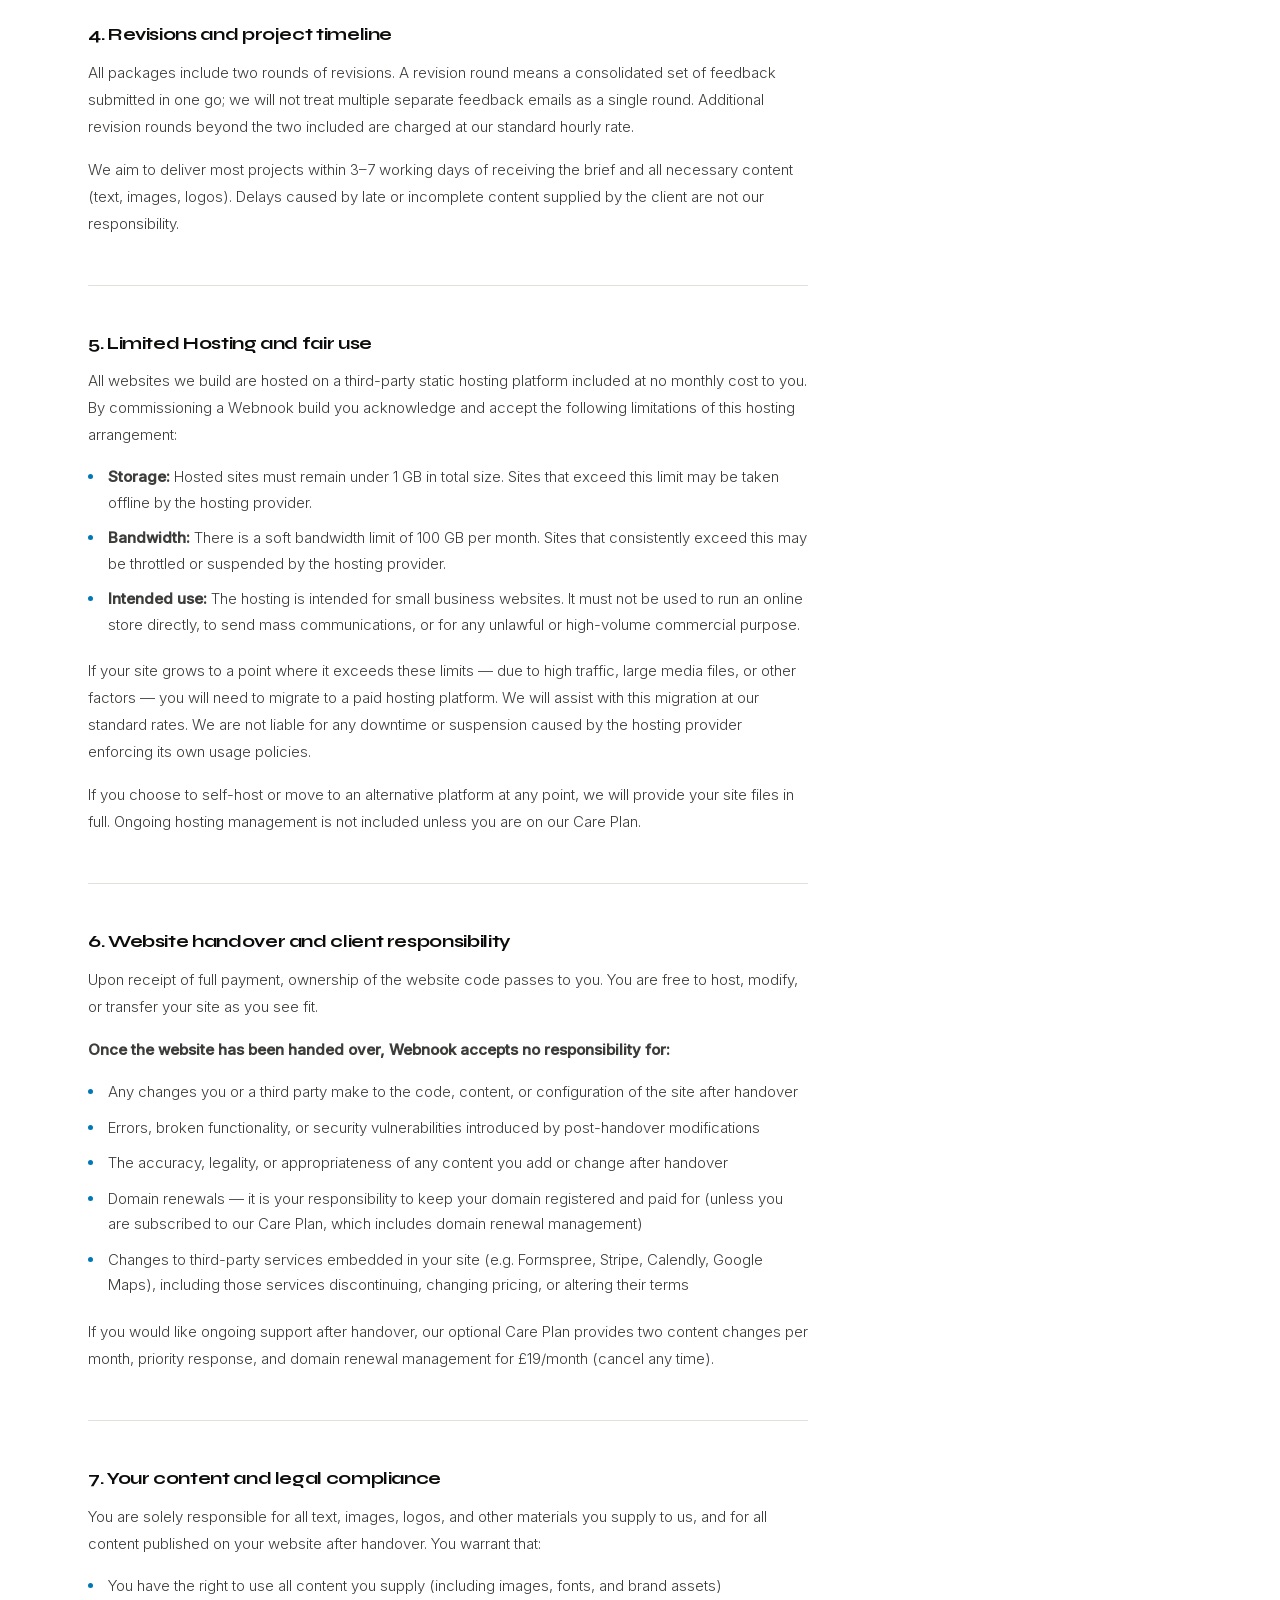
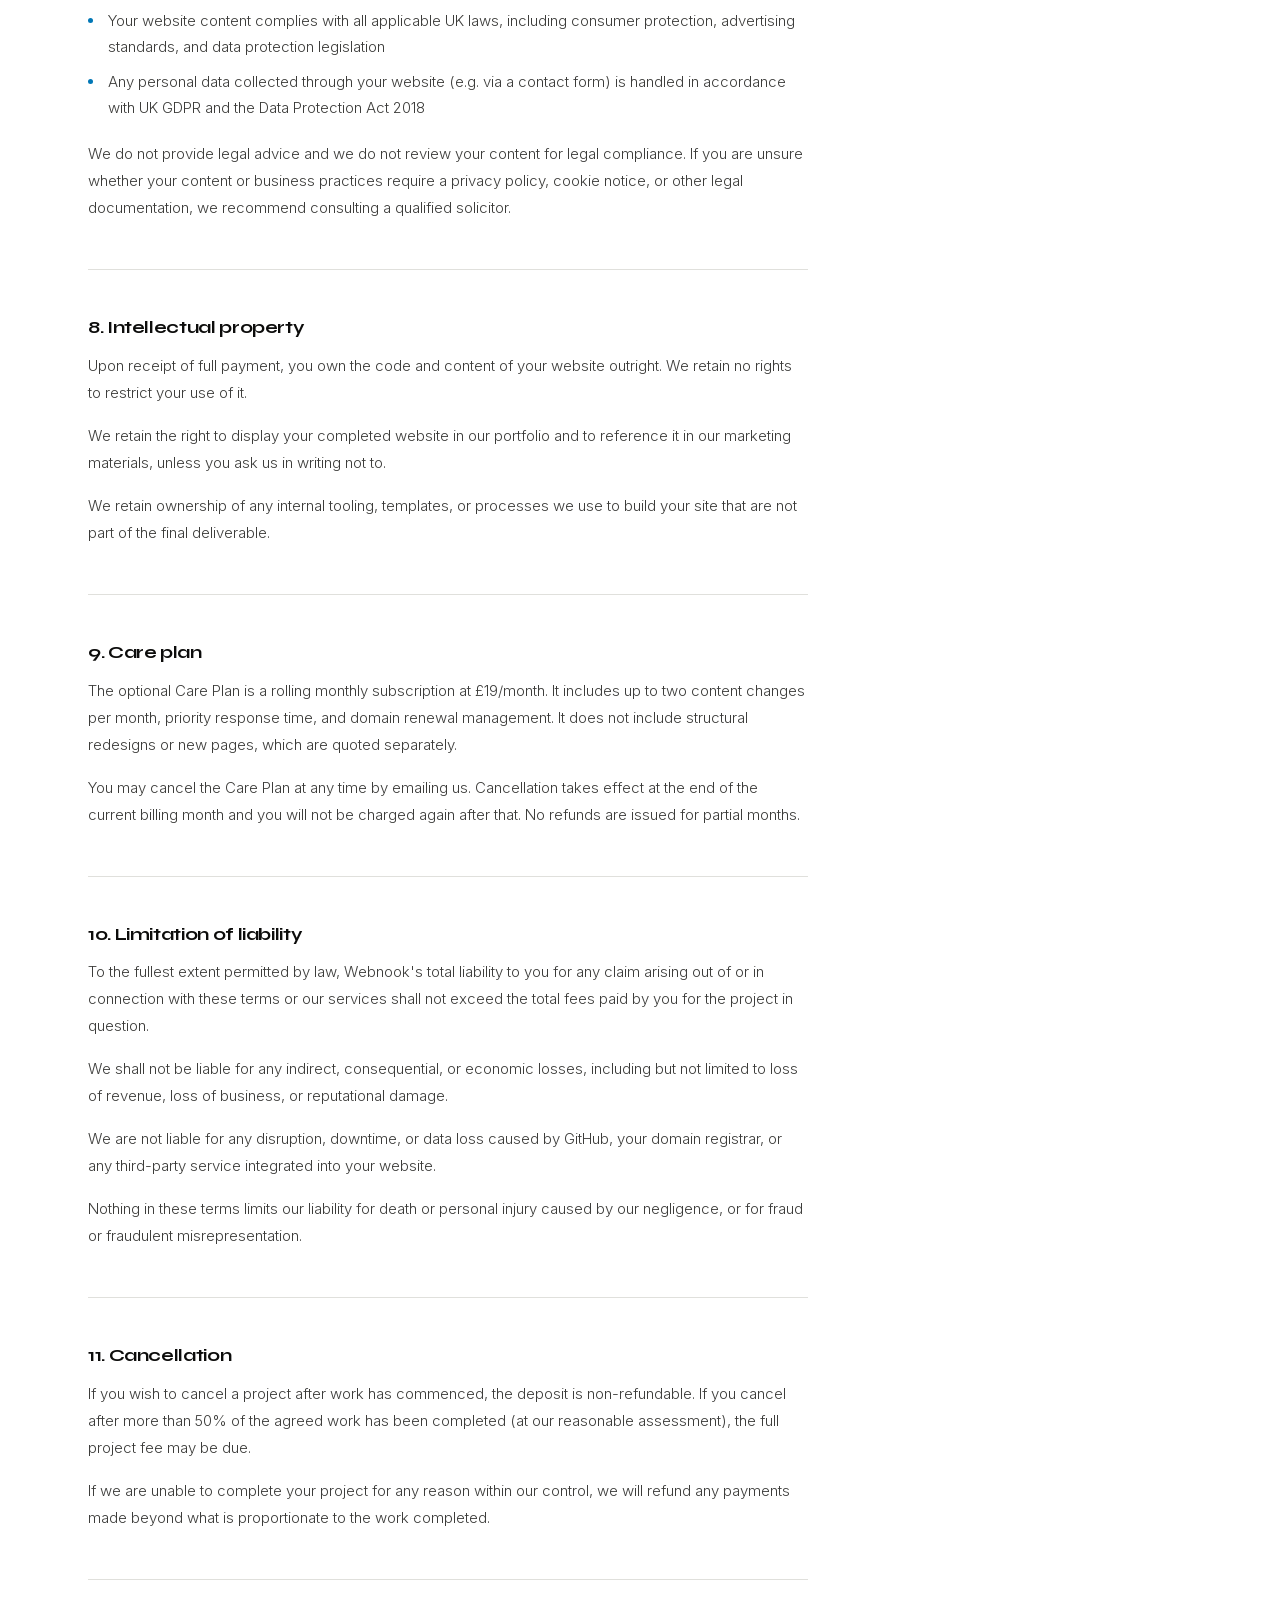
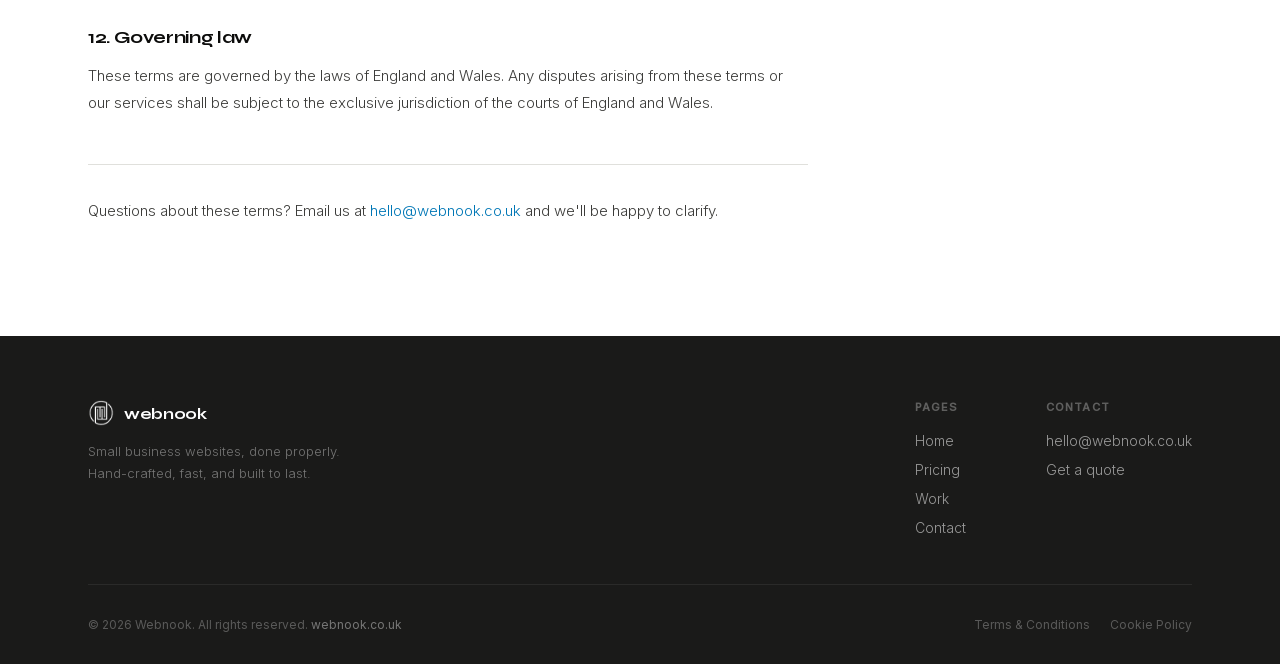
<file: terms/index.html>
<!DOCTYPE html>
<html lang="en">
<head>
  <meta charset="UTF-8"/>
  <meta http-equiv="Content-Security-Policy" content="default-src 'self'; script-src 'self'; style-src 'self' 'unsafe-inline'; font-src 'self'; img-src 'self'; connect-src https://formspree.io; form-action https://formspree.io 'self'; base-uri 'self'; frame-ancestors 'none';"/>
  <meta name="referrer" content="strict-origin-when-cross-origin"/>
  <meta name="viewport" content="width=device-width, initial-scale=1.0"/>

  <!-- Primary meta -->
  <title>Terms &amp; Conditions | Webnook</title>
  <meta name="description" content="Webnook's terms and conditions — covering website build services, hosting fair use, client responsibilities, and our liability policy."/>
  <meta name="robots" content="index, follow"/>
  <link rel="canonical" href="https://webnook.co.uk/terms/"/>

  <!-- Open Graph -->
  <meta property="og:type" content="website"/>
  <meta property="og:url" content="https://webnook.co.uk/terms/"/>
  <meta property="og:title" content="Terms &amp; Conditions | Webnook"/>
  <meta property="og:description" content="Webnook's terms and conditions — covering website build services, hosting fair use, client responsibilities, and our liability policy."/>
  <meta property="og:image" content="https://webnook.co.uk/images/og-image.png"/>
  <meta property="og:locale" content="en_GB"/>
  <meta property="og:site_name" content="Webnook"/>

  <!-- Favicons -->
  <link rel="icon" type="image/x-icon" href="/favicon.ico"/>
  <link rel="icon" type="image/png" sizes="32x32" href="/images/favicon-32.png"/>
  <link rel="icon" type="image/png" sizes="16x16" href="/images/favicon-16.png"/>
  <link rel="apple-touch-icon" sizes="180x180" href="/images/apple-touch-icon.png"/>
  <link rel="manifest" href="/site.webmanifest"/>
  <meta name="theme-color" content="#0077B6"/>

  <link rel="preload" href="/fonts/inter-latin.woff2" as="font" type="font/woff2" crossorigin/>
  <link rel="preload" href="/fonts/syne-latin.woff2" as="font" type="font/woff2" crossorigin/>
  <link rel="stylesheet" href="../css/fonts.css"/>
  <link rel="stylesheet" href="../css/style.css"/>
</head>
<body>

  <a class="skip-link" href="#main-content">Skip to main content</a>

  <!-- ── NAVIGATION ── -->
  <header class="site-nav" role="banner">
    <div class="site-nav__inner">
      <a href="/" class="nav-brand" aria-label="Webnook home">
        <img src="../images/logo.png" width="32" height="32" alt="Webnook logo mark"/>
        webnook
      </a>
      <nav class="nav-links" aria-label="Main navigation">
        <a href="/">Home</a>
        <a href="/#work">Work</a>
        <a href="/pricing/">Pricing</a>
        <a href="/contact/">Contact</a>
      </nav>
      <a href="/contact/" class="btn btn-blue nav-cta">Get a quote</a>
      <button class="hamburger" id="hamburger" aria-label="Toggle menu" aria-expanded="false">
        <span></span><span></span><span></span>
      </button>
    </div>
  </header>

  <!-- ── OVERLAY MENU ── -->
  <div class="nav-overlay" id="navOverlay" role="navigation" aria-label="Mobile navigation">
    <div class="nav-overlay-inner">
      <ul class="overlay-links">
        <li><a href="/">Home</a></li>
        <li><a href="/#work">Work</a></li>
        <li><a href="/pricing/">Pricing</a></li>
        <li><a href="/contact/">Contact</a></li>
      </ul>
      <a href="/contact/" class="overlay-cta-link">Get a quote</a>
    </div>
  </div>

  <main id="main-content">

    <!-- ── PAGE HERO ── -->
    <div class="page-hero">
      <div class="page-hero__inner">
        <span class="eyebrow--mid eyebrow">Legal</span>
        <h1 class="page-hero__title">Terms &amp; <em>Conditions</em></h1>
        <p class="page-hero__sub">Please read these terms carefully before commissioning a website build from Webnook. By proceeding with an order you agree to the terms set out below.</p>
      </div>
    </div>

    <!-- ── TERMS CONTENT ── -->
    <section class="section section--white" aria-label="Terms and conditions">
      <div class="container">
        <div class="terms-content fade-in">

          <p class="terms-meta">Last updated: March 2026 &nbsp;·&nbsp; Webnook, webnook.co.uk &nbsp;·&nbsp; <a href="mailto:hello@webnook.co.uk">hello@webnook.co.uk</a></p>

          <!-- 1 -->
          <h2>1. About these terms</h2>
          <p>These terms and conditions govern the relationship between Webnook ("we", "us", "our") and any individual or business ("you", "the client") that commissions a website build or ongoing care plan from us. These terms apply from the moment you confirm your order in writing (including by email).</p>
          <p>We reserve the right to update these terms from time to time. The version in force at the time of your order applies to that order.</p>

          <!-- 2 -->
          <h2>2. Services</h2>
          <p>We provide hand-coded website design and build services, delivered according to the package agreed at the time of order (Starter, Business, or Growth). Each package includes:</p>
          <ul>
            <li>Design and build of the agreed number of pages</li>
            <li>Two rounds of revisions</li>
            <li>Custom domain setup assistance</li>
            <li>Limited Hosting (see section 5)</li>
            <li>SSL/HTTPS certificate</li>
          </ul>
          <p>Any work outside the agreed scope — including additional pages, structural redesigns, or new integrations — will be quoted separately and requires written agreement before we begin.</p>

          <!-- 3 -->
          <h2>3. Payment terms</h2>
          <p>A 50% deposit is due before work begins. The remaining balance is due upon completion, before the site goes live or files are handed over. We accept bank transfer and major debit/credit cards.</p>
          <p>If the final balance is not received within 14 days of the completion invoice, we reserve the right to withhold handover of files and domain access until payment is made.</p>
          <p>All prices are in GBP and exclusive of VAT (Webnook is not currently VAT registered). Domain registration costs are separate and are the client's responsibility unless otherwise agreed in writing.</p>

          <!-- 4 -->
          <h2>4. Revisions and project timeline</h2>
          <p>All packages include two rounds of revisions. A revision round means a consolidated set of feedback submitted in one go; we will not treat multiple separate feedback emails as a single round. Additional revision rounds beyond the two included are charged at our standard hourly rate.</p>
          <p>We aim to deliver most projects within 3–7 working days of receiving the brief and all necessary content (text, images, logos). Delays caused by late or incomplete content supplied by the client are not our responsibility.</p>

          <!-- 5 -->
          <h2>5. Limited Hosting and fair use</h2>
          <p>All websites we build are hosted on a third-party static hosting platform included at no monthly cost to you. By commissioning a Webnook build you acknowledge and accept the following limitations of this hosting arrangement:</p>
          <ul>
            <li><strong>Storage:</strong> Hosted sites must remain under 1&nbsp;GB in total size. Sites that exceed this limit may be taken offline by the hosting provider.</li>
            <li><strong>Bandwidth:</strong> There is a soft bandwidth limit of 100&nbsp;GB per month. Sites that consistently exceed this may be throttled or suspended by the hosting provider.</li>
            <li><strong>Intended use:</strong> The hosting is intended for small business websites. It must not be used to run an online store directly, to send mass communications, or for any unlawful or high-volume commercial purpose.</li>
          </ul>
          <p>If your site grows to a point where it exceeds these limits — due to high traffic, large media files, or other factors — you will need to migrate to a paid hosting platform. We will assist with this migration at our standard rates. We are not liable for any downtime or suspension caused by the hosting provider enforcing its own usage policies.</p>
          <p>If you choose to self-host or move to an alternative platform at any point, we will provide your site files in full. Ongoing hosting management is not included unless you are on our Care Plan.</p>

          <!-- 6 -->
          <h2>6. Website handover and client responsibility</h2>
          <p>Upon receipt of full payment, ownership of the website code passes to you. You are free to host, modify, or transfer your site as you see fit.</p>
          <p><strong>Once the website has been handed over, Webnook accepts no responsibility for:</strong></p>
          <ul>
            <li>Any changes you or a third party make to the code, content, or configuration of the site after handover</li>
            <li>Errors, broken functionality, or security vulnerabilities introduced by post-handover modifications</li>
            <li>The accuracy, legality, or appropriateness of any content you add or change after handover</li>
            <li>Domain renewals — it is your responsibility to keep your domain registered and paid for (unless you are subscribed to our Care Plan, which includes domain renewal management)</li>
            <li>Changes to third-party services embedded in your site (e.g. Formspree, Stripe, Calendly, Google Maps), including those services discontinuing, changing pricing, or altering their terms</li>
          </ul>
          <p>If you would like ongoing support after handover, our optional Care Plan provides two content changes per month, priority response, and domain renewal management for £19/month (cancel any time).</p>

          <!-- 7 -->
          <h2>7. Your content and legal compliance</h2>
          <p>You are solely responsible for all text, images, logos, and other materials you supply to us, and for all content published on your website after handover. You warrant that:</p>
          <ul>
            <li>You have the right to use all content you supply (including images, fonts, and brand assets)</li>
            <li>Your website content complies with all applicable UK laws, including consumer protection, advertising standards, and data protection legislation</li>
            <li>Any personal data collected through your website (e.g. via a contact form) is handled in accordance with UK GDPR and the Data Protection Act 2018</li>
          </ul>
          <p>We do not provide legal advice and we do not review your content for legal compliance. If you are unsure whether your content or business practices require a privacy policy, cookie notice, or other legal documentation, we recommend consulting a qualified solicitor.</p>

          <!-- 8 -->
          <h2>8. Intellectual property</h2>
          <p>Upon receipt of full payment, you own the code and content of your website outright. We retain no rights to restrict your use of it.</p>
          <p>We retain the right to display your completed website in our portfolio and to reference it in our marketing materials, unless you ask us in writing not to.</p>
          <p>We retain ownership of any internal tooling, templates, or processes we use to build your site that are not part of the final deliverable.</p>

          <!-- 9 -->
          <h2>9. Care plan</h2>
          <p>The optional Care Plan is a rolling monthly subscription at £19/month. It includes up to two content changes per month, priority response time, and domain renewal management. It does not include structural redesigns or new pages, which are quoted separately.</p>
          <p>You may cancel the Care Plan at any time by emailing us. Cancellation takes effect at the end of the current billing month and you will not be charged again after that. No refunds are issued for partial months.</p>

          <!-- 10 -->
          <h2>10. Limitation of liability</h2>
          <p>To the fullest extent permitted by law, Webnook's total liability to you for any claim arising out of or in connection with these terms or our services shall not exceed the total fees paid by you for the project in question.</p>
          <p>We shall not be liable for any indirect, consequential, or economic losses, including but not limited to loss of revenue, loss of business, or reputational damage.</p>
          <p>We are not liable for any disruption, downtime, or data loss caused by GitHub, your domain registrar, or any third-party service integrated into your website.</p>
          <p>Nothing in these terms limits our liability for death or personal injury caused by our negligence, or for fraud or fraudulent misrepresentation.</p>

          <!-- 11 -->
          <h2>11. Cancellation</h2>
          <p>If you wish to cancel a project after work has commenced, the deposit is non-refundable. If you cancel after more than 50% of the agreed work has been completed (at our reasonable assessment), the full project fee may be due.</p>
          <p>If we are unable to complete your project for any reason within our control, we will refund any payments made beyond what is proportionate to the work completed.</p>

          <!-- 12 -->
          <h2>12. Governing law</h2>
          <p>These terms are governed by the laws of England and Wales. Any disputes arising from these terms or our services shall be subject to the exclusive jurisdiction of the courts of England and Wales.</p>

          <p class="terms-meta terms-meta--bottom">Questions about these terms? Email us at <a href="mailto:hello@webnook.co.uk">hello@webnook.co.uk</a> and we'll be happy to clarify.</p>

        </div>
      </div>
    </section>

  </main>

  <!-- ── FOOTER ── -->
  <footer class="site-footer" role="contentinfo">
    <div class="site-footer__inner">
      <div class="site-footer__top">
        <div>
          <div class="footer-brand">
            <img src="../images/logo.png" width="26" height="26" alt="Webnook logo mark"/>
            webnook
          </div>
          <p class="footer-tagline">Small business websites, done properly. Hand-crafted, fast, and built to last.</p>
        </div>
        <div>
          <div class="footer-col-title">Pages</div>
          <nav class="footer-col-links" aria-label="Footer navigation">
            <a href="/">Home</a>
            <a href="/pricing/">Pricing</a>
            <a href="/#work">Work</a>
            <a href="/contact/">Contact</a>
          </nav>
        </div>
        <div>
          <div class="footer-col-title">Contact</div>
          <div class="footer-col-links">
            <a href="mailto:hello@webnook.co.uk">hello@webnook.co.uk</a>
            <a href="/contact/">Get a quote</a>
          </div>
        </div>
      </div>
      <div class="site-footer__bottom">
        <span class="footer-copy">&copy; 2026 Webnook. All rights reserved. <a href="https://webnook.co.uk/">webnook.co.uk</a></span>
        <div class="footer-legal-links">
          <a href="/terms/" class="footer-terms">Terms &amp; Conditions</a>
          <a href="/cookies/" class="footer-terms">Cookie Policy</a>
        </div>
      </div>
    </div>
  </footer>

  <script src="../js/main.js"></script>
</body>
</html>
</file>
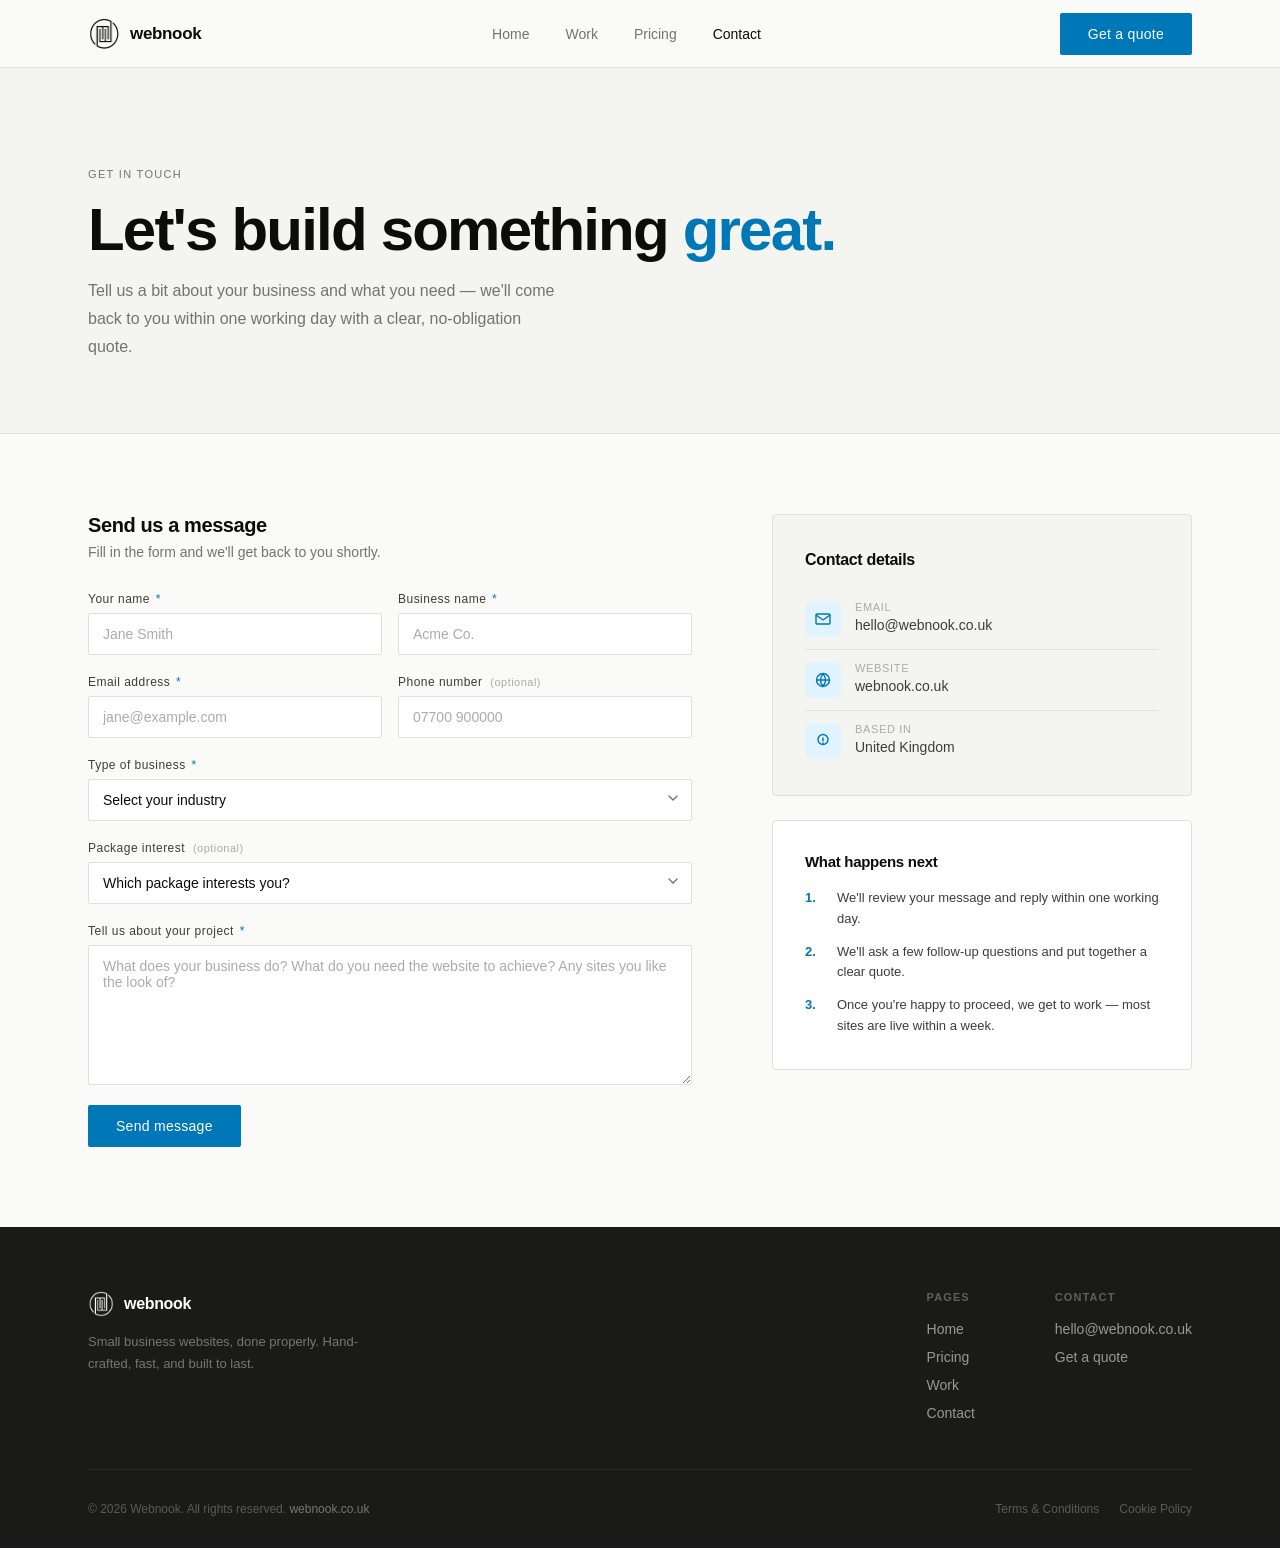
<file: contact.html>
<!DOCTYPE html>
<html lang="en">
<head>
  <meta charset="UTF-8"/>
  <meta http-equiv="Content-Security-Policy" content="default-src 'self'; script-src 'self'; style-src 'self' 'unsafe-inline' https://fonts.googleapis.com; font-src https://fonts.gstatic.com; img-src 'self'; connect-src https://formspree.io; form-action https://formspree.io 'self'; base-uri 'self'; frame-ancestors 'none';"/>
  <meta name="referrer" content="strict-origin-when-cross-origin"/>
  <meta name="viewport" content="width=device-width, initial-scale=1.0"/>

  <!-- Primary meta -->
  <title>Get a Free Website Quote | Contact Webnook — UK Web Design</title>
  <meta name="description" content="Contact Webnook for a free, no-obligation website design quote. UK small business web design from £349 one-off — reply within one working day."/>
  <meta name="robots" content="index, follow"/>
  <link rel="canonical" href="https://webnook.co.uk/contact.html"/>
  <!-- Replace XXXXXXXXXXXX with your code from Google Search Console -->
  <!-- <meta name="google-site-verification" content="XXXXXXXXXXXX"/> -->

  <!-- Open Graph -->
  <meta property="og:type" content="website"/>
  <meta property="og:url" content="https://webnook.co.uk/contact.html"/>
  <meta property="og:title" content="Get a Free Website Quote | Contact Webnook — UK Web Design"/>
  <meta property="og:description" content="Contact Webnook for a free, no-obligation website design quote. UK small business web design from £349 one-off — reply within one working day."/>
  <meta property="og:image" content="https://webnook.co.uk/images/og-image.png"/>
  <meta property="og:locale" content="en_GB"/>
  <meta property="og:site_name" content="Webnook"/>

  <!-- Twitter Card -->
  <meta name="twitter:card" content="summary_large_image"/>
  <meta name="twitter:title" content="Get a Free Website Quote | Contact Webnook — UK Web Design"/>
  <meta name="twitter:description" content="Contact Webnook for a free, no-obligation website design quote. UK small business web design from £349 one-off — reply within one working day."/>
  <meta name="twitter:image" content="https://webnook.co.uk/images/og-image.png"/>

  <!-- Structured data: ContactPage -->
  <script type="application/ld+json">
  {
    "@context": "https://schema.org",
    "@type": "ContactPage",
    "@id": "https://webnook.co.uk/contact.html",
    "url": "https://webnook.co.uk/contact.html",
    "name": "Contact Webnook",
    "description": "Get a no-obligation quote for a hand-coded website for your UK small business.",
    "inLanguage": "en-GB",
    "isPartOf": {
      "@id": "https://webnook.co.uk/#website"
    },
    "about": {
      "@id": "https://webnook.co.uk/#business"
    }
  }
  </script>

  <!-- Favicons -->
  <link rel="icon" type="image/x-icon" href="/favicon.ico"/>
  <link rel="icon" type="image/png" sizes="32x32" href="/images/favicon-32.png"/>
  <link rel="icon" type="image/png" sizes="16x16" href="/images/favicon-16.png"/>
  <link rel="apple-touch-icon" sizes="180x180" href="/images/apple-touch-icon.png"/>
  <link rel="manifest" href="/site.webmanifest"/>
  <meta name="theme-color" content="#0077B6"/>

  <link rel="preconnect" href="https://fonts.googleapis.com"/>
  <link rel="preconnect" href="https://fonts.gstatic.com" crossorigin/>
  <link href="https://fonts.googleapis.com/css2?family=Inter:wght@300;400;500&family=Syne:wght@500;600;700;800&display=swap" rel="stylesheet"/>
  <link rel="stylesheet" href="css/style.css"/>
</head>
<body>

  <a class="skip-link" href="#main-content">Skip to main content</a>

  <!-- ── NAVIGATION ── -->
  <header class="site-nav" role="banner">
    <div class="site-nav__inner">
      <a href="index.html" class="nav-brand" aria-label="Webnook home">
        <img src="images/logo.png" width="32" height="32" alt="Webnook logo mark"/>
        webnook
      </a>

      <nav class="nav-links" aria-label="Main navigation">
        <a href="index.html">Home</a>
        <a href="index.html#work">Work</a>
        <a href="pricing.html">Pricing</a>
        <a href="contact.html">Contact</a>
      </nav>

      <a href="contact.html" class="btn btn-blue nav-cta">Get a quote</a>

      <button class="hamburger" id="hamburger" aria-label="Toggle menu" aria-expanded="false">
        <span></span><span></span><span></span>
      </button>
    </div>
  </header>

  <!-- ── OVERLAY MENU ── -->
  <div class="nav-overlay" id="navOverlay" role="navigation" aria-label="Mobile navigation">
    <div class="nav-overlay-inner">
      <ul class="overlay-links">
        <li><a href="index.html">Home</a></li>
        <li><a href="index.html#work">Work</a></li>
        <li><a href="pricing.html">Pricing</a></li>
        <li><a href="contact.html">Contact</a></li>
      </ul>
      <a href="contact.html" class="overlay-cta-link">Get a quote</a>
    </div>
  </div>

  <main id="main-content">

    <!-- ── PAGE HERO ── -->
    <div class="page-hero">
      <div class="page-hero__inner">
        <span class="eyebrow--mid eyebrow">Get in touch</span>
        <h1 class="page-hero__title">Let's build something <em>great.</em></h1>
        <p class="page-hero__sub">Tell us a bit about your business and what you need — we'll come back to you within one working day with a clear, no-obligation quote.</p>
      </div>
    </div>

    <!-- ── CONTACT LAYOUT ── -->
    <section aria-labelledby="contact-form-heading">
      <div class="contact-layout">

        <!-- Form column -->
        <div class="fade-in">
          <h2 id="contact-form-heading" style="font-family:'Syne',sans-serif; font-weight:700; font-size:20px; letter-spacing:-0.02em; color:var(--ink); margin-bottom:8px;">Send us a message</h2>
          <p style="font-size:14px; font-weight:300; color:var(--mid); margin-bottom:32px;">Fill in the form and we'll get back to you shortly.</p>

          <form class="contact-form" id="contactForm" action="https://formspree.io/f/xyknyjdy" method="POST" novalidate>

            <div class="form-row--two">
              <div class="form-group">
                <label for="name">Your name <span class="req">*</span></label>
                <input type="text" id="name" name="name" placeholder="Jane Smith" required autocomplete="name"/>
                <span class="form-error">Please enter your name.</span>
              </div>
              <div class="form-group">
                <label for="business">Business name <span class="req">*</span></label>
                <input type="text" id="business" name="business" placeholder="Acme Co." required autocomplete="organization"/>
                <span class="form-error">Please enter your business name.</span>
              </div>
            </div>

            <div class="form-row--two">
              <div class="form-group">
                <label for="email">Email address <span class="req">*</span></label>
                <input type="email" id="email" name="email" placeholder="jane@example.com" required autocomplete="email"/>
                <span class="form-error">Please enter a valid email address.</span>
              </div>
              <div class="form-group">
                <label for="phone">Phone number <span class="opt">(optional)</span></label>
                <input type="tel" id="phone" name="phone" placeholder="07700 900000" autocomplete="tel"/>
              </div>
            </div>

            <div class="form-group">
              <label for="type">Type of business <span class="req">*</span></label>
              <div class="select-wrap">
                <select id="type" name="type" required>
                  <option value="" disabled selected>Select your industry</option>
                  <option value="retail">Retail / e-commerce</option>
                  <option value="hospitality">Food &amp; hospitality</option>
                  <option value="trades">Trades / services</option>
                  <option value="health">Health &amp; wellness / beauty</option>
                  <option value="professional">Professional services</option>
                  <option value="creative">Creative / media</option>
                  <option value="other">Other</option>
                </select>
                <span class="select-arrow" aria-hidden="true">
                  <svg width="14" height="14" viewBox="0 0 14 14" fill="none">
                    <path d="M3 5l4 4 4-4" stroke="currentColor" stroke-width="1.4" stroke-linecap="round" stroke-linejoin="round"/>
                  </svg>
                </span>
              </div>
              <span class="form-error">Please select a business type.</span>
            </div>

            <div class="form-group">
              <label for="package">Package interest <span class="opt">(optional)</span></label>
              <div class="select-wrap">
                <select id="package" name="package">
                  <option value="" disabled selected>Which package interests you?</option>
                  <option value="starter">Starter — single-page site (£349)</option>
                  <option value="business">Business — multi-page site (£699)</option>
                  <option value="growth">Growth — larger / with extras (£1,199)</option>
                  <option value="unsure">Not sure yet</option>
                </select>
                <span class="select-arrow" aria-hidden="true">
                  <svg width="14" height="14" viewBox="0 0 14 14" fill="none">
                    <path d="M3 5l4 4 4-4" stroke="currentColor" stroke-width="1.4" stroke-linecap="round" stroke-linejoin="round"/>
                  </svg>
                </span>
              </div>
            </div>

            <div class="form-group">
              <label for="message">Tell us about your project <span class="req">*</span></label>
              <textarea id="message" name="message" placeholder="What does your business do? What do you need the website to achieve? Any sites you like the look of?" required></textarea>
              <span class="form-error">Please tell us about your project.</span>
            </div>

            <!-- Honeypot (anti-spam) -->
            <input type="text" name="_gotcha" style="display:none" tabindex="-1" autocomplete="off"/>

            <div>
              <button type="submit" class="btn btn-blue">Send message</button>
            </div>

          </form>

          <div class="form-success" id="formSuccess" role="alert" aria-live="polite">
            <svg width="18" height="18" viewBox="0 0 18 18" fill="none" aria-hidden="true">
              <circle cx="9" cy="9" r="8" stroke="currentColor" stroke-width="1.4"/>
              <path d="M5.5 9l2.5 2.5 4.5-4.5" stroke="currentColor" stroke-width="1.4" stroke-linecap="round" stroke-linejoin="round"/>
            </svg>
            Message sent — we'll be in touch within one working day.
          </div>
        </div>

        <!-- Sidebar -->
        <aside class="contact-sidebar fade-in delay-2" aria-label="Contact information">

          <div class="contact-info-block">
            <div class="contact-info-block__title">Contact details</div>

            <div class="contact-info-item">
              <div class="contact-info-item__icon" aria-hidden="true">
                <svg width="16" height="16" viewBox="0 0 16 16" fill="none">
                  <path d="M2 3h12a1 1 0 011 1v8a1 1 0 01-1 1H2a1 1 0 01-1-1V4a1 1 0 011-1z" stroke="currentColor" stroke-width="1.4"/>
                  <path d="M1 4l7 5 7-5" stroke="currentColor" stroke-width="1.4"/>
                </svg>
              </div>
              <div>
                <span class="contact-info-item__label">Email</span>
                <a href="mailto:hello@webnook.co.uk" class="contact-info-item__value">hello@webnook.co.uk</a>
              </div>
            </div>

            <div class="contact-info-item">
              <div class="contact-info-item__icon" aria-hidden="true">
                <svg width="16" height="16" viewBox="0 0 16 16" fill="none">
                  <circle cx="8" cy="8" r="6.5" stroke="currentColor" stroke-width="1.4"/>
                  <path d="M8 2a8.3 8.3 0 010 12M8 2a8.3 8.3 0 000 12M1.5 8h13" stroke="currentColor" stroke-width="1.4"/>
                </svg>
              </div>
              <div>
                <span class="contact-info-item__label">Website</span>
                <a href="https://webnook.co.uk/" class="contact-info-item__value">webnook.co.uk</a>
              </div>
            </div>

            <div class="contact-info-item">
              <div class="contact-info-item__icon" aria-hidden="true">
                <svg width="16" height="16" viewBox="0 0 16 16" fill="none">
                  <path d="M8 1.5a5 5 0 100 10A5 5 0 008 1.5zM8 8V5M8 10v.5" stroke="currentColor" stroke-width="1.4" stroke-linecap="round"/>
                </svg>
              </div>
              <div>
                <span class="contact-info-item__label">Based in</span>
                <span class="contact-info-item__value">United Kingdom</span>
              </div>
            </div>
          </div>

          <div class="contact-expect">
            <div class="contact-expect__title">What happens next</div>
            <div class="contact-expect__list">
              <div class="contact-expect__item">
                <span class="contact-expect__item-num">1.</span>
                We'll review your message and reply within one working day.
              </div>
              <div class="contact-expect__item">
                <span class="contact-expect__item-num">2.</span>
                We'll ask a few follow-up questions and put together a clear quote.
              </div>
              <div class="contact-expect__item">
                <span class="contact-expect__item-num">3.</span>
                Once you're happy to proceed, we get to work — most sites are live within a week.
              </div>
            </div>
          </div>

        </aside>
      </div>
    </section>

  </main>

  <!-- ── FOOTER ── -->
  <footer class="site-footer" role="contentinfo">
    <div class="site-footer__inner">
      <div class="site-footer__top">
        <div>
          <div class="footer-brand">
            <img src="images/logo.png" width="26" height="26" alt="Webnook logo mark"/>
            webnook
          </div>
          <p class="footer-tagline">Small business websites, done properly. Hand-crafted, fast, and built to last.</p>
        </div>
        <div>
          <div class="footer-col-title">Pages</div>
          <nav class="footer-col-links" aria-label="Footer navigation">
            <a href="index.html">Home</a>
            <a href="pricing.html">Pricing</a>
            <a href="index.html#work">Work</a>
            <a href="contact.html">Contact</a>
          </nav>
        </div>
        <div>
          <div class="footer-col-title">Contact</div>
          <div class="footer-col-links">
            <a href="mailto:hello@webnook.co.uk">hello@webnook.co.uk</a>
            <a href="contact.html">Get a quote</a>
          </div>
        </div>
      </div>
      <div class="site-footer__bottom">
        <span class="footer-copy">&copy; 2026 Webnook. All rights reserved. <a href="https://webnook.co.uk/">webnook.co.uk</a></span>
        <div class="footer-legal-links">
          <a href="terms.html" class="footer-terms">Terms &amp; Conditions</a>
          <a href="cookies.html" class="footer-terms">Cookie Policy</a>
        </div>
      </div>
    </div>
  </footer>

  <script src="js/main.js"></script>
</body>
</html>
</file>
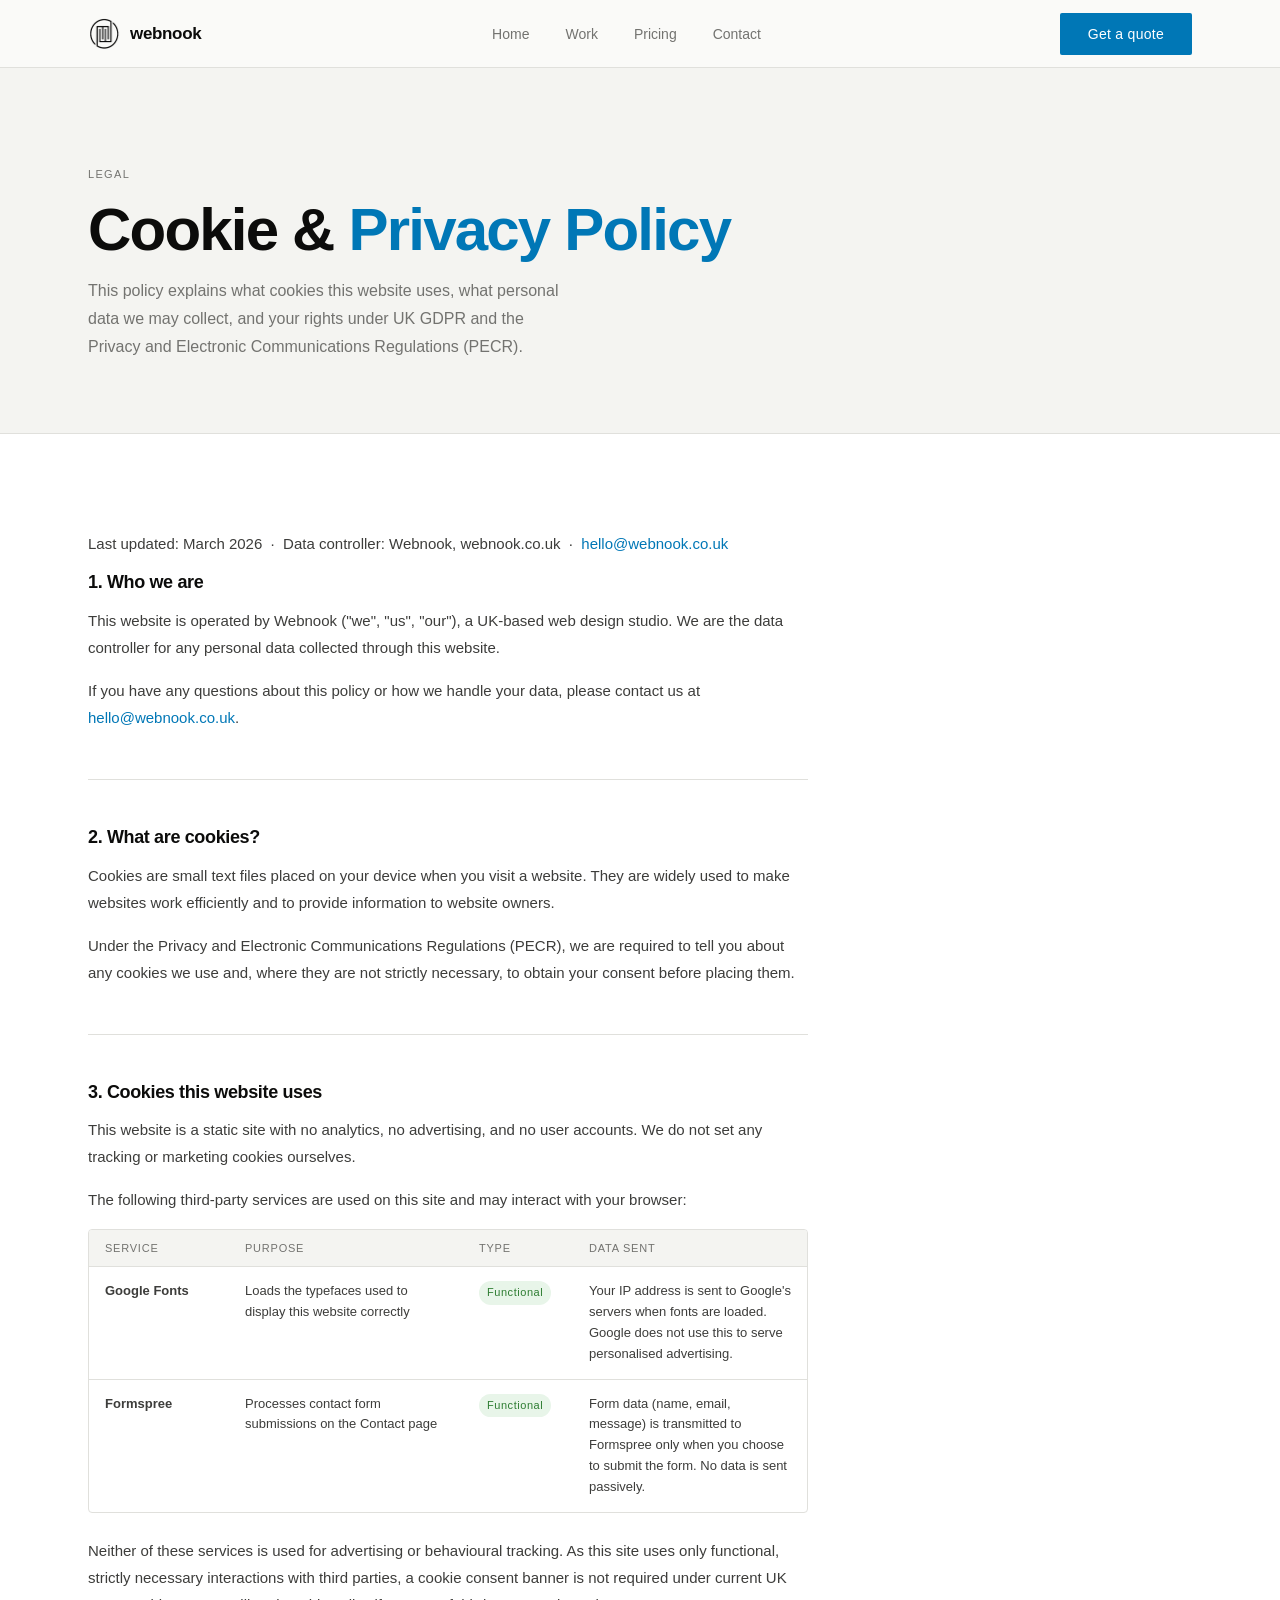
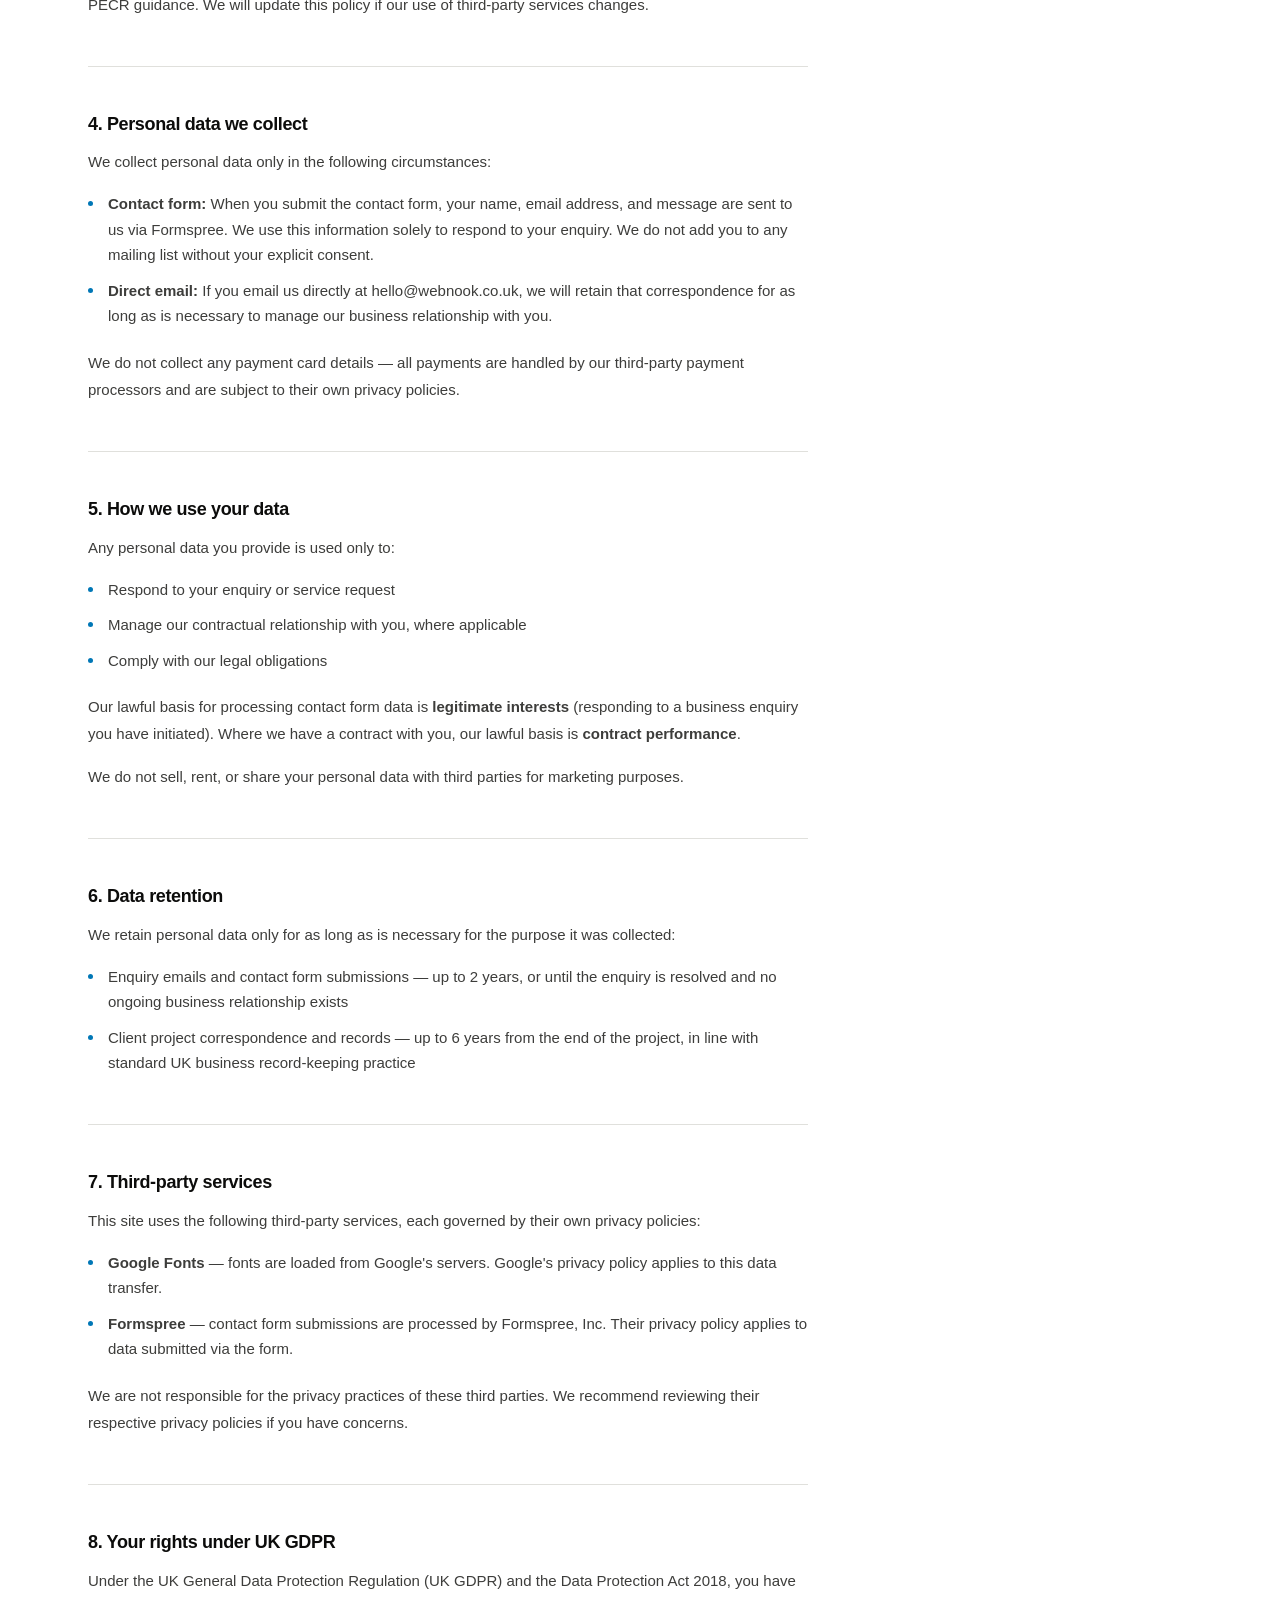
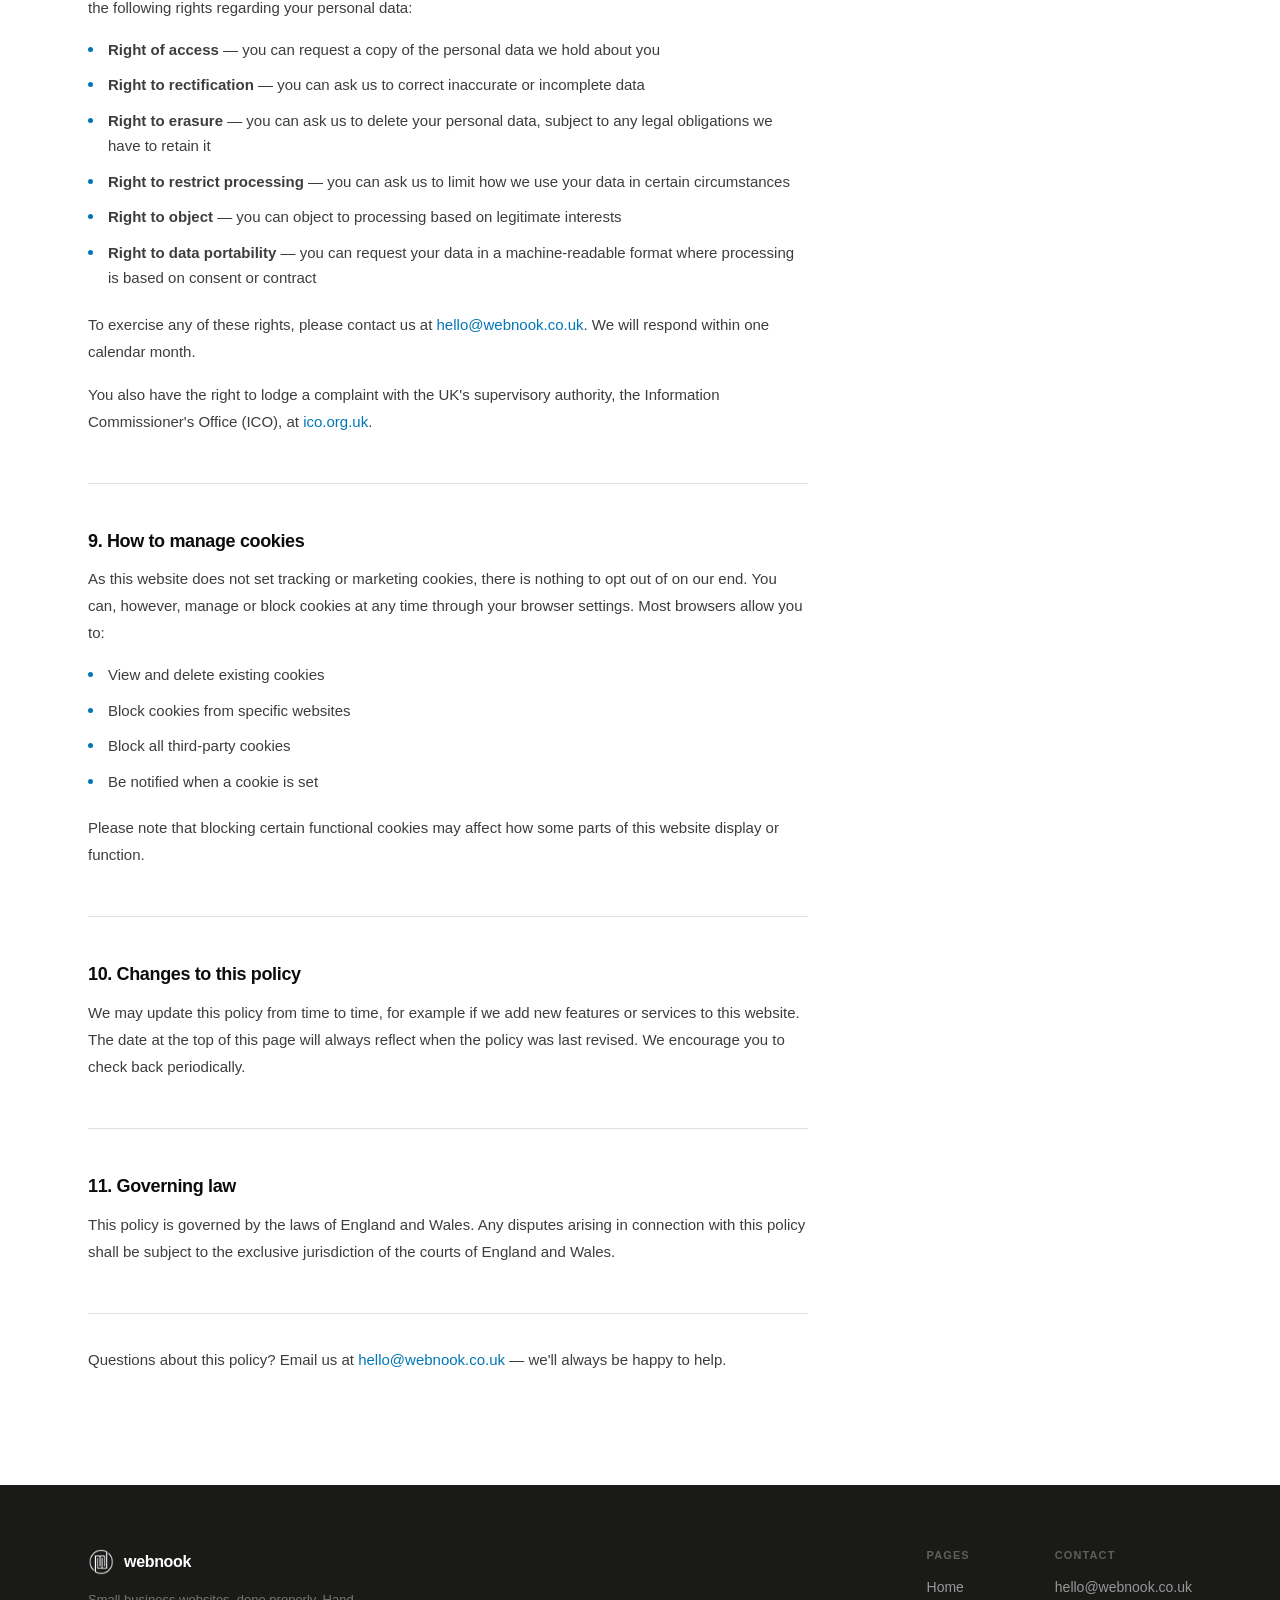
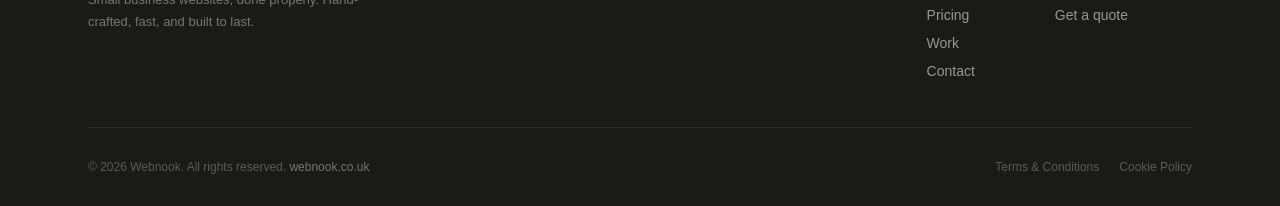
<file: cookies.html>
<!DOCTYPE html>
<html lang="en">
<head>
  <meta charset="UTF-8"/>
  <meta http-equiv="Content-Security-Policy" content="default-src 'self'; script-src 'self'; style-src 'self' 'unsafe-inline' https://fonts.googleapis.com; font-src https://fonts.gstatic.com; img-src 'self'; connect-src https://formspree.io; form-action https://formspree.io 'self'; base-uri 'self'; frame-ancestors 'none';"/>
  <meta name="referrer" content="strict-origin-when-cross-origin"/>
  <meta name="viewport" content="width=device-width, initial-scale=1.0"/>

  <!-- Primary meta -->
  <title>Cookie &amp; Privacy Policy | Webnook</title>
  <meta name="description" content="Webnook's cookie and privacy policy — how we use cookies, what data we collect, and your rights under UK GDPR and PECR."/>
  <meta name="robots" content="index, follow"/>
  <link rel="canonical" href="https://webnook.co.uk/cookies.html"/>

  <!-- Open Graph -->
  <meta property="og:type" content="website"/>
  <meta property="og:url" content="https://webnook.co.uk/cookies.html"/>
  <meta property="og:title" content="Cookie &amp; Privacy Policy | Webnook"/>
  <meta property="og:description" content="Webnook's cookie and privacy policy — how we use cookies, what data we collect, and your rights under UK GDPR and PECR."/>
  <meta property="og:image" content="https://webnook.co.uk/images/og-image.png"/>
  <meta property="og:locale" content="en_GB"/>
  <meta property="og:site_name" content="Webnook"/>

  <!-- Favicons -->
  <link rel="icon" type="image/x-icon" href="/favicon.ico"/>
  <link rel="icon" type="image/png" sizes="32x32" href="/images/favicon-32.png"/>
  <link rel="icon" type="image/png" sizes="16x16" href="/images/favicon-16.png"/>
  <link rel="apple-touch-icon" sizes="180x180" href="/images/apple-touch-icon.png"/>
  <link rel="manifest" href="/site.webmanifest"/>
  <meta name="theme-color" content="#0077B6"/>

  <link rel="preconnect" href="https://fonts.googleapis.com"/>
  <link rel="preconnect" href="https://fonts.gstatic.com" crossorigin/>
  <link href="https://fonts.googleapis.com/css2?family=Inter:wght@300;400;500&family=Syne:wght@500;600;700;800&display=swap" rel="stylesheet"/>
  <link rel="stylesheet" href="css/style.css"/>
</head>
<body>

  <a class="skip-link" href="#main-content">Skip to main content</a>

  <!-- ── NAVIGATION ── -->
  <header class="site-nav" role="banner">
    <div class="site-nav__inner">
      <a href="index.html" class="nav-brand" aria-label="Webnook home">
        <img src="images/logo.png" width="32" height="32" alt="Webnook logo mark"/>
        webnook
      </a>
      <nav class="nav-links" aria-label="Main navigation">
        <a href="index.html">Home</a>
        <a href="index.html#work">Work</a>
        <a href="pricing.html">Pricing</a>
        <a href="contact.html">Contact</a>
      </nav>
      <a href="contact.html" class="btn btn-blue nav-cta">Get a quote</a>
      <button class="hamburger" id="hamburger" aria-label="Toggle menu" aria-expanded="false">
        <span></span><span></span><span></span>
      </button>
    </div>
  </header>

  <!-- ── OVERLAY MENU ── -->
  <div class="nav-overlay" id="navOverlay" role="navigation" aria-label="Mobile navigation">
    <div class="nav-overlay-inner">
      <ul class="overlay-links">
        <li><a href="index.html">Home</a></li>
        <li><a href="index.html#work">Work</a></li>
        <li><a href="pricing.html">Pricing</a></li>
        <li><a href="contact.html">Contact</a></li>
      </ul>
      <a href="contact.html" class="overlay-cta-link">Get a quote</a>
    </div>
  </div>

  <main id="main-content">

    <!-- ── PAGE HERO ── -->
    <div class="page-hero">
      <div class="page-hero__inner">
        <span class="eyebrow--mid eyebrow">Legal</span>
        <h1 class="page-hero__title">Cookie &amp; <em>Privacy Policy</em></h1>
        <p class="page-hero__sub">This policy explains what cookies this website uses, what personal data we may collect, and your rights under UK GDPR and the Privacy and Electronic Communications Regulations (PECR).</p>
      </div>
    </div>

    <!-- ── POLICY CONTENT ── -->
    <section class="section section--white" aria-label="Cookie and privacy policy">
      <div class="container">
        <div class="terms-content fade-in">

          <p class="terms-meta">Last updated: March 2026 &nbsp;·&nbsp; Data controller: Webnook, webnook.co.uk &nbsp;·&nbsp; <a href="mailto:hello@webnook.co.uk">hello@webnook.co.uk</a></p>

          <!-- 1 -->
          <h2>1. Who we are</h2>
          <p>This website is operated by Webnook ("we", "us", "our"), a UK-based web design studio. We are the data controller for any personal data collected through this website.</p>
          <p>If you have any questions about this policy or how we handle your data, please contact us at <a href="mailto:hello@webnook.co.uk">hello@webnook.co.uk</a>.</p>

          <!-- 2 -->
          <h2>2. What are cookies?</h2>
          <p>Cookies are small text files placed on your device when you visit a website. They are widely used to make websites work efficiently and to provide information to website owners.</p>
          <p>Under the Privacy and Electronic Communications Regulations (PECR), we are required to tell you about any cookies we use and, where they are not strictly necessary, to obtain your consent before placing them.</p>

          <!-- 3 -->
          <h2>3. Cookies this website uses</h2>
          <p>This website is a static site with no analytics, no advertising, and no user accounts. We do not set any tracking or marketing cookies ourselves.</p>
          <p>The following third-party services are used on this site and may interact with your browser:</p>

          <div class="cookie-table" role="table" aria-label="Cookies used on this site">
            <div class="cookie-table__head" role="row">
              <div role="columnheader">Service</div>
              <div role="columnheader">Purpose</div>
              <div role="columnheader">Type</div>
              <div role="columnheader">Data sent</div>
            </div>
            <div class="cookie-table__row" role="row">
              <div role="cell"><strong>Google Fonts</strong></div>
              <div role="cell">Loads the typefaces used to display this website correctly</div>
              <div role="cell"><span class="cookie-tag cookie-tag--necessary">Functional</span></div>
              <div role="cell">Your IP address is sent to Google's servers when fonts are loaded. Google does not use this to serve personalised advertising.</div>
            </div>
            <div class="cookie-table__row" role="row">
              <div role="cell"><strong>Formspree</strong></div>
              <div role="cell">Processes contact form submissions on the Contact page</div>
              <div role="cell"><span class="cookie-tag cookie-tag--necessary">Functional</span></div>
              <div role="cell">Form data (name, email, message) is transmitted to Formspree only when you choose to submit the form. No data is sent passively.</div>
            </div>
          </div>

          <p>Neither of these services is used for advertising or behavioural tracking. As this site uses only functional, strictly necessary interactions with third parties, a cookie consent banner is not required under current UK PECR guidance. We will update this policy if our use of third-party services changes.</p>

          <!-- 4 -->
          <h2>4. Personal data we collect</h2>
          <p>We collect personal data only in the following circumstances:</p>
          <ul>
            <li><strong>Contact form:</strong> When you submit the contact form, your name, email address, and message are sent to us via Formspree. We use this information solely to respond to your enquiry. We do not add you to any mailing list without your explicit consent.</li>
            <li><strong>Direct email:</strong> If you email us directly at hello@webnook.co.uk, we will retain that correspondence for as long as is necessary to manage our business relationship with you.</li>
          </ul>
          <p>We do not collect any payment card details — all payments are handled by our third-party payment processors and are subject to their own privacy policies.</p>

          <!-- 5 -->
          <h2>5. How we use your data</h2>
          <p>Any personal data you provide is used only to:</p>
          <ul>
            <li>Respond to your enquiry or service request</li>
            <li>Manage our contractual relationship with you, where applicable</li>
            <li>Comply with our legal obligations</li>
          </ul>
          <p>Our lawful basis for processing contact form data is <strong>legitimate interests</strong> (responding to a business enquiry you have initiated). Where we have a contract with you, our lawful basis is <strong>contract performance</strong>.</p>
          <p>We do not sell, rent, or share your personal data with third parties for marketing purposes.</p>

          <!-- 6 -->
          <h2>6. Data retention</h2>
          <p>We retain personal data only for as long as is necessary for the purpose it was collected:</p>
          <ul>
            <li>Enquiry emails and contact form submissions — up to 2 years, or until the enquiry is resolved and no ongoing business relationship exists</li>
            <li>Client project correspondence and records — up to 6 years from the end of the project, in line with standard UK business record-keeping practice</li>
          </ul>

          <!-- 7 -->
          <h2>7. Third-party services</h2>
          <p>This site uses the following third-party services, each governed by their own privacy policies:</p>
          <ul>
            <li><strong>Google Fonts</strong> — fonts are loaded from Google's servers. Google's privacy policy applies to this data transfer.</li>
            <li><strong>Formspree</strong> — contact form submissions are processed by Formspree, Inc. Their privacy policy applies to data submitted via the form.</li>
          </ul>
          <p>We are not responsible for the privacy practices of these third parties. We recommend reviewing their respective privacy policies if you have concerns.</p>

          <!-- 8 -->
          <h2>8. Your rights under UK GDPR</h2>
          <p>Under the UK General Data Protection Regulation (UK GDPR) and the Data Protection Act 2018, you have the following rights regarding your personal data:</p>
          <ul>
            <li><strong>Right of access</strong> — you can request a copy of the personal data we hold about you</li>
            <li><strong>Right to rectification</strong> — you can ask us to correct inaccurate or incomplete data</li>
            <li><strong>Right to erasure</strong> — you can ask us to delete your personal data, subject to any legal obligations we have to retain it</li>
            <li><strong>Right to restrict processing</strong> — you can ask us to limit how we use your data in certain circumstances</li>
            <li><strong>Right to object</strong> — you can object to processing based on legitimate interests</li>
            <li><strong>Right to data portability</strong> — you can request your data in a machine-readable format where processing is based on consent or contract</li>
          </ul>
          <p>To exercise any of these rights, please contact us at <a href="mailto:hello@webnook.co.uk">hello@webnook.co.uk</a>. We will respond within one calendar month.</p>
          <p>You also have the right to lodge a complaint with the UK's supervisory authority, the Information Commissioner's Office (ICO), at <a href="https://ico.org.uk" target="_blank" rel="noopener noreferrer">ico.org.uk</a>.</p>

          <!-- 9 -->
          <h2>9. How to manage cookies</h2>
          <p>As this website does not set tracking or marketing cookies, there is nothing to opt out of on our end. You can, however, manage or block cookies at any time through your browser settings. Most browsers allow you to:</p>
          <ul>
            <li>View and delete existing cookies</li>
            <li>Block cookies from specific websites</li>
            <li>Block all third-party cookies</li>
            <li>Be notified when a cookie is set</li>
          </ul>
          <p>Please note that blocking certain functional cookies may affect how some parts of this website display or function.</p>

          <!-- 10 -->
          <h2>10. Changes to this policy</h2>
          <p>We may update this policy from time to time, for example if we add new features or services to this website. The date at the top of this page will always reflect when the policy was last revised. We encourage you to check back periodically.</p>

          <!-- 11 -->
          <h2>11. Governing law</h2>
          <p>This policy is governed by the laws of England and Wales. Any disputes arising in connection with this policy shall be subject to the exclusive jurisdiction of the courts of England and Wales.</p>

          <p class="terms-meta terms-meta--bottom">Questions about this policy? Email us at <a href="mailto:hello@webnook.co.uk">hello@webnook.co.uk</a> — we'll always be happy to help.</p>

        </div>
      </div>
    </section>

  </main>

  <!-- ── FOOTER ── -->
  <footer class="site-footer" role="contentinfo">
    <div class="site-footer__inner">
      <div class="site-footer__top">
        <div>
          <div class="footer-brand">
            <img src="images/logo.png" width="26" height="26" alt="Webnook logo mark"/>
            webnook
          </div>
          <p class="footer-tagline">Small business websites, done properly. Hand-crafted, fast, and built to last.</p>
        </div>
        <div>
          <div class="footer-col-title">Pages</div>
          <nav class="footer-col-links" aria-label="Footer navigation">
            <a href="index.html">Home</a>
            <a href="pricing.html">Pricing</a>
            <a href="index.html#work">Work</a>
            <a href="contact.html">Contact</a>
          </nav>
        </div>
        <div>
          <div class="footer-col-title">Contact</div>
          <div class="footer-col-links">
            <a href="mailto:hello@webnook.co.uk">hello@webnook.co.uk</a>
            <a href="contact.html">Get a quote</a>
          </div>
        </div>
      </div>
      <div class="site-footer__bottom">
        <span class="footer-copy">&copy; 2026 Webnook. All rights reserved. <a href="https://webnook.co.uk/">webnook.co.uk</a></span>
        <div class="footer-legal-links">
          <a href="terms.html" class="footer-terms">Terms &amp; Conditions</a>
          <a href="cookies.html" class="footer-terms">Cookie Policy</a>
        </div>
      </div>
    </div>
  </footer>

  <script src="js/main.js"></script>
</body>
</html>
</file>
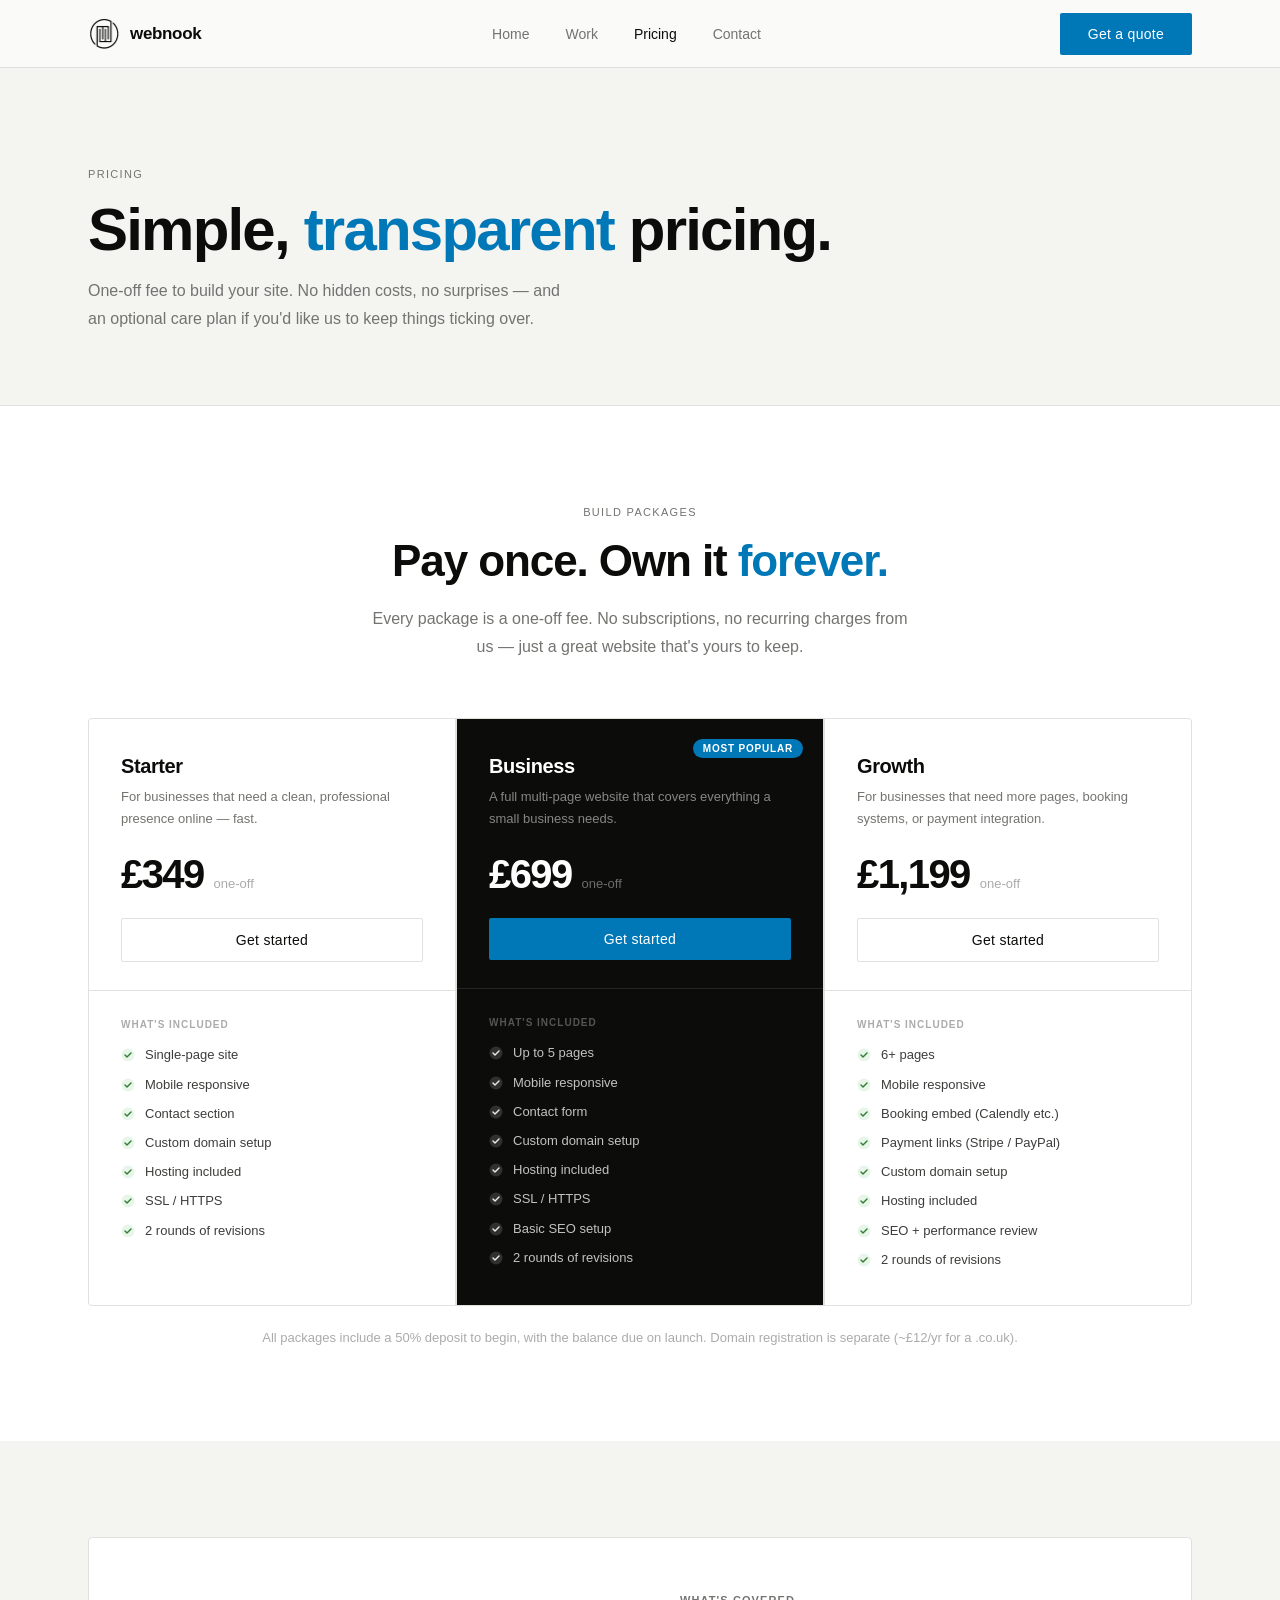
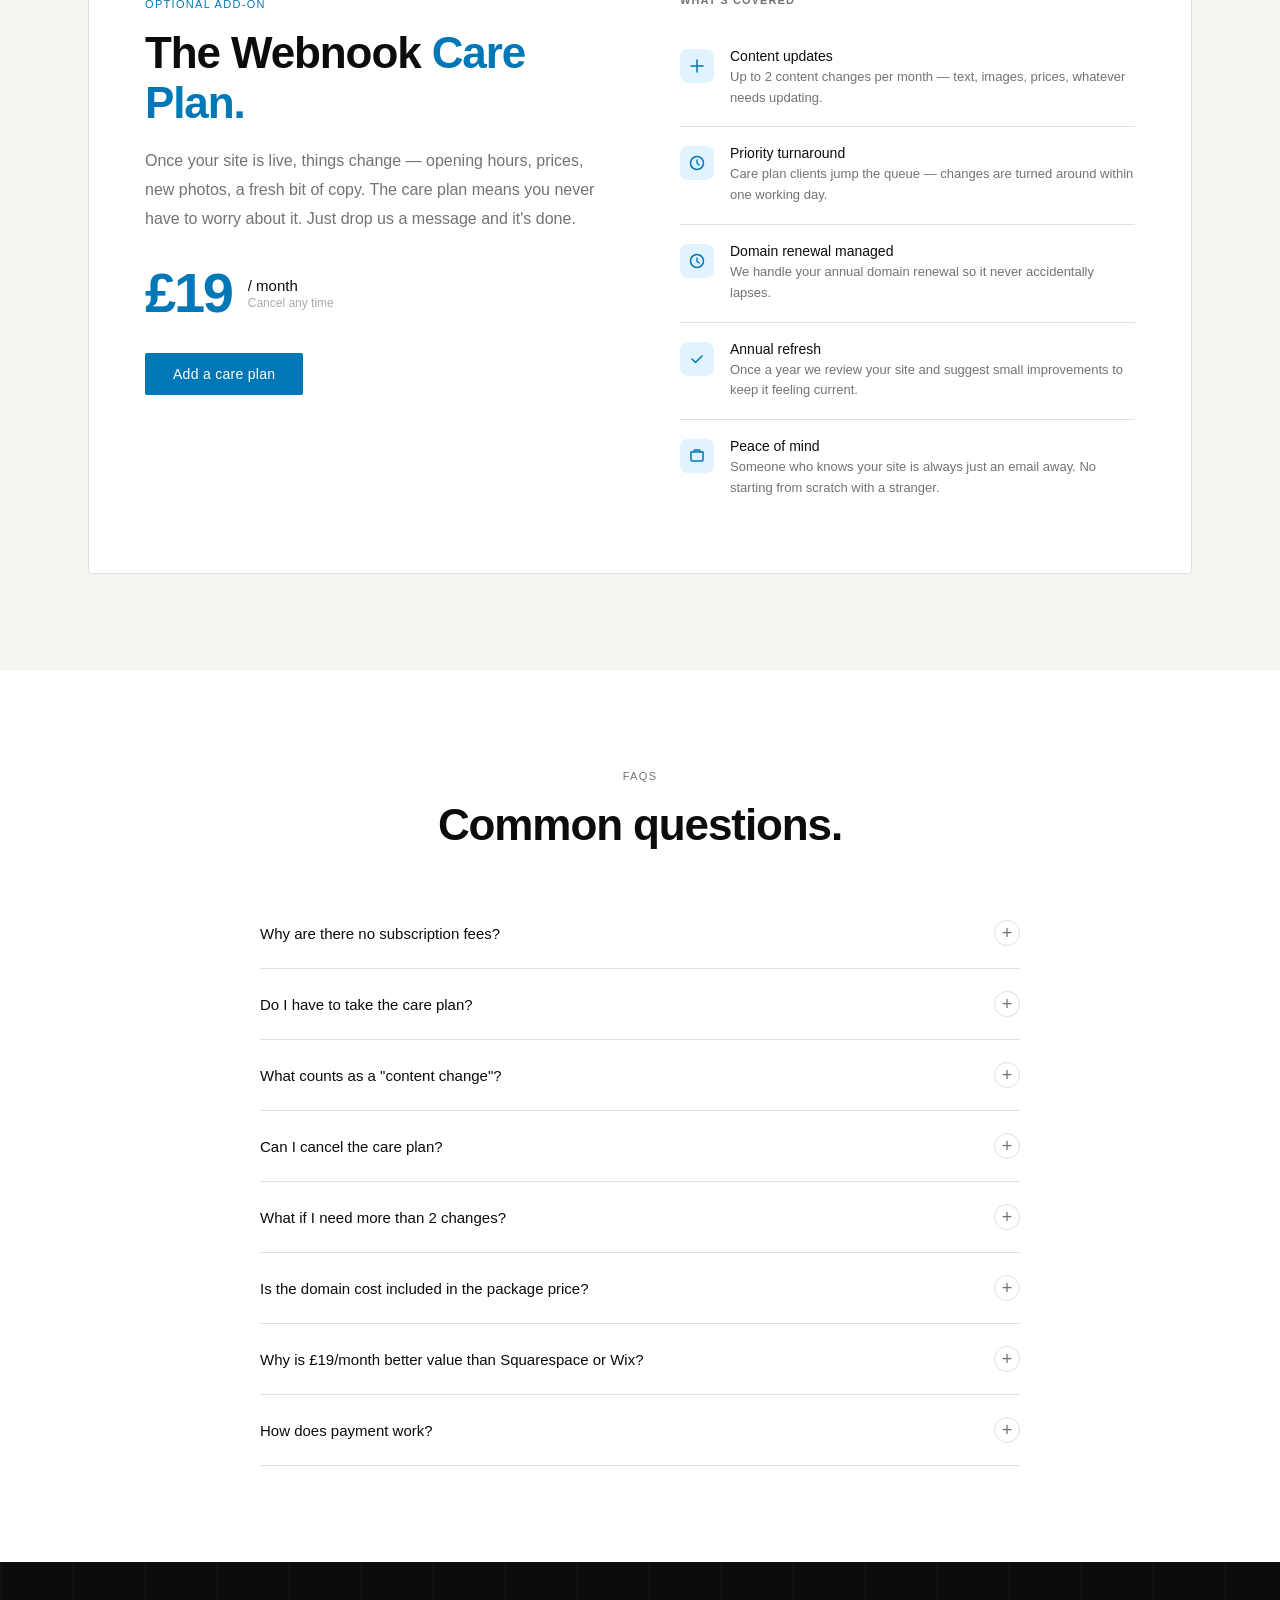
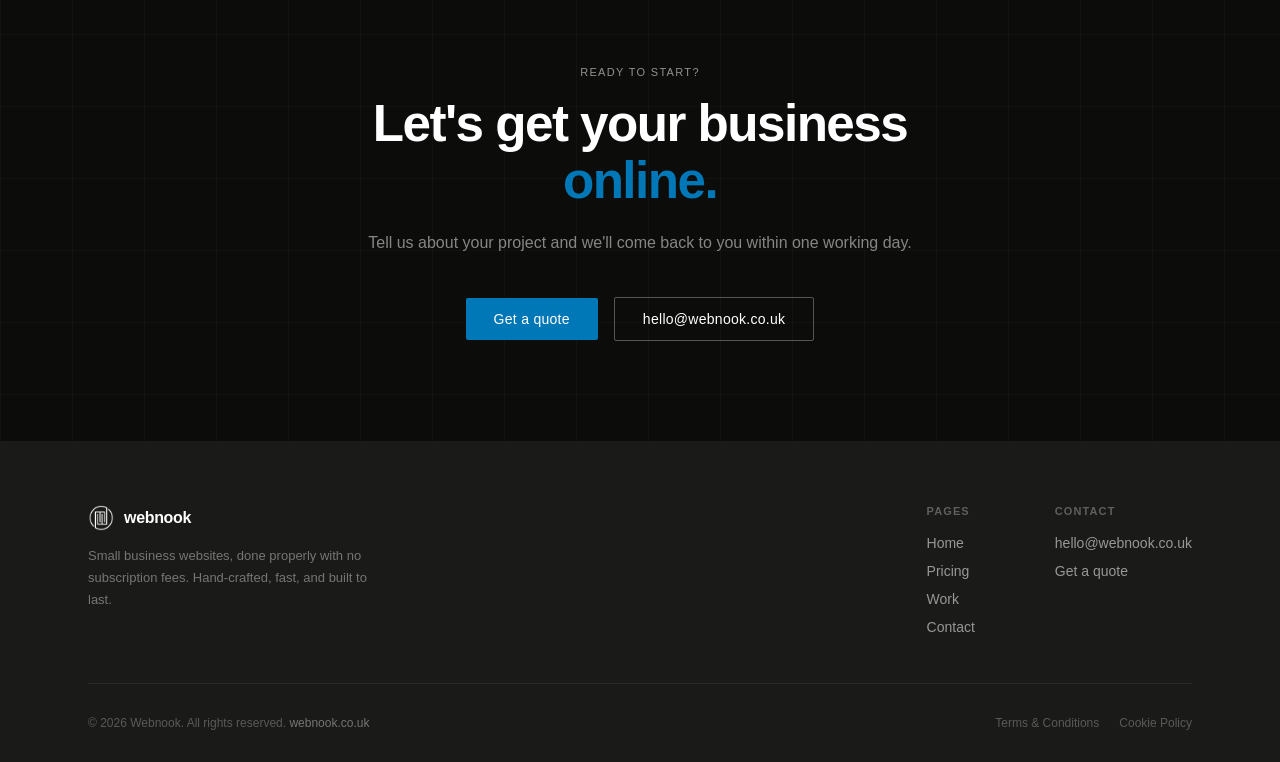
<file: pricing.html>
<!DOCTYPE html>
<html lang="en">
<head>
  <meta charset="UTF-8"/>
  <meta http-equiv="Content-Security-Policy" content="default-src 'self'; script-src 'self'; style-src 'self' 'unsafe-inline' https://fonts.googleapis.com; font-src https://fonts.gstatic.com; img-src 'self'; connect-src https://formspree.io; form-action https://formspree.io 'self'; base-uri 'self'; frame-ancestors 'none';"/>
  <meta name="referrer" content="strict-origin-when-cross-origin"/>
  <meta name="viewport" content="width=device-width, initial-scale=1.0"/>

  <!-- Primary meta -->
  <title>Website Design Prices UK | From £349 One-Off — Webnook</title>
  <meta name="description" content="Transparent, one-off website design prices for UK small businesses. No monthly fees — Starter from £349, Business from £699, Growth from £1,199. Hosting included."/>
  <meta name="robots" content="index, follow"/>
  <link rel="canonical" href="https://webnook.co.uk/pricing.html"/>
  <!-- Replace XXXXXXXXXXXX with your code from Google Search Console -->
  <!-- <meta name="google-site-verification" content="XXXXXXXXXXXX"/> -->

  <!-- Open Graph -->
  <meta property="og:type" content="website"/>
  <meta property="og:url" content="https://webnook.co.uk/pricing.html"/>
  <meta property="og:title" content="Website Design Prices UK | From £349 One-Off — Webnook"/>
  <meta property="og:description" content="Transparent, one-off website design prices for UK small businesses. No monthly fees — Starter from £349, Business from £699, Growth from £1,199. Hosting included."/>
  <meta property="og:image" content="https://webnook.co.uk/images/og-image.png"/>
  <meta property="og:locale" content="en_GB"/>
  <meta property="og:site_name" content="Webnook"/>

  <!-- Twitter Card -->
  <meta name="twitter:card" content="summary_large_image"/>
  <meta name="twitter:title" content="Website Design Prices UK | From £349 One-Off — Webnook"/>
  <meta name="twitter:description" content="Transparent, one-off website design prices for UK small businesses. No monthly fees — Starter from £349, Business from £699, Growth from £1,199. Hosting included."/>
  <meta name="twitter:image" content="https://webnook.co.uk/images/og-image.png"/>

  <!-- Structured data: FAQ + Service offerings -->
  <script type="application/ld+json">
  {
    "@context": "https://schema.org",
    "@graph": [
      {
        "@type": "FAQPage",
        "mainEntity": [
          {
            "@type": "Question",
            "name": "Do I have to take the care plan?",
            "acceptedAnswer": {
              "@type": "Answer",
              "text": "Not at all — it's entirely optional. You get the keys to your site when it launches, and you're free to manage it yourself or come back to us for one-off changes at any time."
            }
          },
          {
            "@type": "Question",
            "name": "What counts as a content change?",
            "acceptedAnswer": {
              "@type": "Answer",
              "text": "Swapping out text, updating prices, replacing a photo, adding a new menu item, changing opening hours — that kind of thing. Structural changes such as adding new pages or redesigning a section are quoted separately."
            }
          },
          {
            "@type": "Question",
            "name": "Can I cancel the care plan?",
            "acceptedAnswer": {
              "@type": "Answer",
              "text": "Yes, any time. There's no contract or minimum term — just let us know and we'll stop the billing at the end of your current month. Your site stays live regardless."
            }
          },
          {
            "@type": "Question",
            "name": "Is the domain(website name) cost included in the package price?",
            "acceptedAnswer": {
              "@type": "Answer",
              "text": "No — domain registration is separate and paid directly to the registrar, typically around £12 per year for a .co.uk. If you're on the care plan, we manage the renewal for you."
            }
          },
          {
            "@type": "Question",
            "name": "How does payment work?",
            "acceptedAnswer": {
              "@type": "Answer",
              "text": "We ask for a 50% deposit before work begins, with the remaining 50% due when the site is ready to go live. The care plan is billed monthly from the launch date."
            }
          }
        ]
      },
      {
        "@type": "ItemList",
        "name": "Webnook Website Build Packages",
        "itemListElement": [
          {
            "@type": "ListItem",
            "position": 1,
            "item": {
              "@type": "Service",
              "name": "Starter Website Package",
              "description": "Single-page hand-coded website for small businesses. Includes mobile-responsive design, contact section, custom domain setup, hosting, and SSL.",
              "offers": {
                "@type": "Offer",
                "price": "349",
                "priceCurrency": "GBP",
                "priceSpecification": {
                  "@type": "UnitPriceSpecification",
                  "price": "349",
                  "priceCurrency": "GBP",
                  "referenceQuantity": {
                    "@type": "QuantitativeValue",
                    "value": "1",
                    "unitText": "one-off"
                  }
                }
              }
            }
          },
          {
            "@type": "ListItem",
            "position": 2,
            "item": {
              "@type": "Service",
              "name": "Business Website Package",
              "description": "Multi-page hand-coded website for small businesses, up to 5 pages. Includes contact form, custom domain setup, hosting, SSL, and basic SEO setup.",
              "offers": {
                "@type": "Offer",
                "price": "699",
                "priceCurrency": "GBP",
                "priceSpecification": {
                  "@type": "UnitPriceSpecification",
                  "price": "699",
                  "priceCurrency": "GBP",
                  "referenceQuantity": {
                    "@type": "QuantitativeValue",
                    "value": "1",
                    "unitText": "one-off"
                  }
                }
              }
            }
          },
          {
            "@type": "ListItem",
            "position": 3,
            "item": {
              "@type": "Service",
              "name": "Growth Website Package",
              "description": "Larger hand-coded website, 6+ pages, with booking integrations, payment links, SEO and performance review.",
              "offers": {
                "@type": "Offer",
                "price": "1199",
                "priceCurrency": "GBP",
                "priceSpecification": {
                  "@type": "UnitPriceSpecification",
                  "price": "1199",
                  "priceCurrency": "GBP",
                  "referenceQuantity": {
                    "@type": "QuantitativeValue",
                    "value": "1",
                    "unitText": "one-off"
                  }
                }
              }
            }
          }
        ]
      }
    ]
  }
  </script>

  <!-- Favicons -->
  <link rel="icon" type="image/x-icon" href="/favicon.ico"/>
  <link rel="icon" type="image/png" sizes="32x32" href="/images/favicon-32.png"/>
  <link rel="icon" type="image/png" sizes="16x16" href="/images/favicon-16.png"/>
  <link rel="apple-touch-icon" sizes="180x180" href="/images/apple-touch-icon.png"/>
  <link rel="manifest" href="/site.webmanifest"/>
  <meta name="theme-color" content="#0077B6"/>

  <link rel="preconnect" href="https://fonts.googleapis.com"/>
  <link rel="preconnect" href="https://fonts.gstatic.com" crossorigin/>
  <link href="https://fonts.googleapis.com/css2?family=Inter:wght@300;400;500&family=Syne:wght@500;600;700;800&display=swap" rel="stylesheet"/>
  <link rel="stylesheet" href="css/style.css"/>
</head>
<body>

  <a class="skip-link" href="#main-content">Skip to main content</a>

  <!-- ── NAVIGATION ── -->
  <header class="site-nav" role="banner">
    <div class="site-nav__inner">
      <a href="index.html" class="nav-brand" aria-label="Webnook home">
        <img src="images/logo.png" width="32" height="32" alt="Webnook logo mark"/>
        webnook
      </a>
      <nav class="nav-links" aria-label="Main navigation">
        <a href="index.html">Home</a>
        <a href="index.html#work">Work</a>
        <a href="pricing.html">Pricing</a>
        <a href="contact.html">Contact</a>
      </nav>
      <a href="contact.html" class="btn btn-blue nav-cta">Get a quote</a>
      <button class="hamburger" id="hamburger" aria-label="Toggle menu" aria-expanded="false">
        <span></span><span></span><span></span>
      </button>
    </div>
  </header>

  <!-- ── OVERLAY MENU ── -->
  <div class="nav-overlay" id="navOverlay" role="navigation" aria-label="Mobile navigation">
    <div class="nav-overlay-inner">
      <ul class="overlay-links">
        <li><a href="index.html">Home</a></li>
        <li><a href="index.html#work">Work</a></li>
        <li><a href="pricing.html">Pricing</a></li>
        <li><a href="contact.html">Contact</a></li>
      </ul>
      <a href="contact.html" class="overlay-cta-link">Get a quote</a>
    </div>
  </div>

  <main id="main-content">

    <!-- ── PAGE HERO ── -->
    <div class="page-hero">
      <div class="page-hero__inner">
        <span class="eyebrow--mid eyebrow">Pricing</span>
        <h1 class="page-hero__title">Simple, <em>transparent</em> pricing.</h1>
        <p class="page-hero__sub">One-off fee to build your site. No hidden costs, no surprises — and an optional care plan if you'd like us to keep things ticking over.</p>
      </div>
    </div>

    <!-- ── BUILD PACKAGES ── -->
    <section class="section section--white" aria-labelledby="packages-heading">
      <div class="container">
        <div class="text-center fade-in">
          <span class="eyebrow--mid eyebrow">Build packages</span>
          <h2 class="section-heading" id="packages-heading">Pay once. Own it <em>forever.</em></h2>
          <p class="section-sub section-sub--center">Every package is a one-off fee. No subscriptions, no recurring charges from us — just a great website that's yours to keep.</p>
        </div>

        <div class="pricing-grid fade-in delay-1">

          <!-- Starter -->
          <div class="pricing-card">
            <div class="pricing-card__head">
              <div class="pricing-card__name">Starter</div>
              <div class="pricing-card__desc">For businesses that need a clean, professional presence online — fast.</div>
              <div class="pricing-card__price">
                <span class="pricing-card__amount">£349</span>
                <span class="pricing-card__period">one-off</span>
              </div>
              <a href="contact.html?package=starter" class="btn btn-outline-dark pricing-card__btn">Get started</a>
            </div>
            <div class="pricing-card__body">
              <div class="pricing-card__section-label">What's included</div>
              <ul class="pricing-card__features">
                <li class="pricing-card__feature">
                  <svg class="pricing-check" width="14" height="14" viewBox="0 0 14 14" fill="none" aria-hidden="true"><circle cx="7" cy="7" r="6.5" fill="#E8F5E9"/><path d="M4 7l2 2 4-4" stroke="#2E7D32" stroke-width="1.4" stroke-linecap="round" stroke-linejoin="round"/></svg>
                  Single-page site
                </li>
                <li class="pricing-card__feature">
                  <svg class="pricing-check" width="14" height="14" viewBox="0 0 14 14" fill="none" aria-hidden="true"><circle cx="7" cy="7" r="6.5" fill="#E8F5E9"/><path d="M4 7l2 2 4-4" stroke="#2E7D32" stroke-width="1.4" stroke-linecap="round" stroke-linejoin="round"/></svg>
                  Mobile responsive
                </li>
                <li class="pricing-card__feature">
                  <svg class="pricing-check" width="14" height="14" viewBox="0 0 14 14" fill="none" aria-hidden="true"><circle cx="7" cy="7" r="6.5" fill="#E8F5E9"/><path d="M4 7l2 2 4-4" stroke="#2E7D32" stroke-width="1.4" stroke-linecap="round" stroke-linejoin="round"/></svg>
                  Contact section
                </li>
                <li class="pricing-card__feature">
                  <svg class="pricing-check" width="14" height="14" viewBox="0 0 14 14" fill="none" aria-hidden="true"><circle cx="7" cy="7" r="6.5" fill="#E8F5E9"/><path d="M4 7l2 2 4-4" stroke="#2E7D32" stroke-width="1.4" stroke-linecap="round" stroke-linejoin="round"/></svg>
                  Custom domain setup
                </li>
                <li class="pricing-card__feature">
                  <svg class="pricing-check" width="14" height="14" viewBox="0 0 14 14" fill="none" aria-hidden="true"><circle cx="7" cy="7" r="6.5" fill="#E8F5E9"/><path d="M4 7l2 2 4-4" stroke="#2E7D32" stroke-width="1.4" stroke-linecap="round" stroke-linejoin="round"/></svg>
                  Hosting included
                </li>
                <li class="pricing-card__feature">
                  <svg class="pricing-check" width="14" height="14" viewBox="0 0 14 14" fill="none" aria-hidden="true"><circle cx="7" cy="7" r="6.5" fill="#E8F5E9"/><path d="M4 7l2 2 4-4" stroke="#2E7D32" stroke-width="1.4" stroke-linecap="round" stroke-linejoin="round"/></svg>
                  SSL / HTTPS
                </li>
                <li class="pricing-card__feature">
                  <svg class="pricing-check" width="14" height="14" viewBox="0 0 14 14" fill="none" aria-hidden="true"><circle cx="7" cy="7" r="6.5" fill="#E8F5E9"/><path d="M4 7l2 2 4-4" stroke="#2E7D32" stroke-width="1.4" stroke-linecap="round" stroke-linejoin="round"/></svg>
                  2 rounds of revisions
                </li>
              </ul>
            </div>
          </div>

          <!-- Business (featured) -->
          <div class="pricing-card pricing-card--featured">
            <div class="pricing-card__badge">Most popular</div>
            <div class="pricing-card__head">
              <div class="pricing-card__name">Business</div>
              <div class="pricing-card__desc">A full multi-page website that covers everything a small business needs.</div>
              <div class="pricing-card__price">
                <span class="pricing-card__amount">£699</span>
                <span class="pricing-card__period">one-off</span>
              </div>
              <a href="contact.html?package=business" class="btn btn-blue pricing-card__btn">Get started</a>
            </div>
            <div class="pricing-card__body">
              <div class="pricing-card__section-label">What's included</div>
              <ul class="pricing-card__features">
                <li class="pricing-card__feature">
                  <svg class="pricing-check" width="14" height="14" viewBox="0 0 14 14" fill="none" aria-hidden="true"><circle cx="7" cy="7" r="6.5" fill="rgba(255,255,255,0.15)"/><path d="M4 7l2 2 4-4" stroke="rgba(255,255,255,0.9)" stroke-width="1.4" stroke-linecap="round" stroke-linejoin="round"/></svg>
                  Up to 5 pages
                </li>
                <li class="pricing-card__feature">
                  <svg class="pricing-check" width="14" height="14" viewBox="0 0 14 14" fill="none" aria-hidden="true"><circle cx="7" cy="7" r="6.5" fill="rgba(255,255,255,0.15)"/><path d="M4 7l2 2 4-4" stroke="rgba(255,255,255,0.9)" stroke-width="1.4" stroke-linecap="round" stroke-linejoin="round"/></svg>
                  Mobile responsive
                </li>
                <li class="pricing-card__feature">
                  <svg class="pricing-check" width="14" height="14" viewBox="0 0 14 14" fill="none" aria-hidden="true"><circle cx="7" cy="7" r="6.5" fill="rgba(255,255,255,0.15)"/><path d="M4 7l2 2 4-4" stroke="rgba(255,255,255,0.9)" stroke-width="1.4" stroke-linecap="round" stroke-linejoin="round"/></svg>
                  Contact form
                </li>
                <li class="pricing-card__feature">
                  <svg class="pricing-check" width="14" height="14" viewBox="0 0 14 14" fill="none" aria-hidden="true"><circle cx="7" cy="7" r="6.5" fill="rgba(255,255,255,0.15)"/><path d="M4 7l2 2 4-4" stroke="rgba(255,255,255,0.9)" stroke-width="1.4" stroke-linecap="round" stroke-linejoin="round"/></svg>
                  Custom domain setup
                </li>
                <li class="pricing-card__feature">
                  <svg class="pricing-check" width="14" height="14" viewBox="0 0 14 14" fill="none" aria-hidden="true"><circle cx="7" cy="7" r="6.5" fill="rgba(255,255,255,0.15)"/><path d="M4 7l2 2 4-4" stroke="rgba(255,255,255,0.9)" stroke-width="1.4" stroke-linecap="round" stroke-linejoin="round"/></svg>
                  Hosting included
                </li>
                <li class="pricing-card__feature">
                  <svg class="pricing-check" width="14" height="14" viewBox="0 0 14 14" fill="none" aria-hidden="true"><circle cx="7" cy="7" r="6.5" fill="rgba(255,255,255,0.15)"/><path d="M4 7l2 2 4-4" stroke="rgba(255,255,255,0.9)" stroke-width="1.4" stroke-linecap="round" stroke-linejoin="round"/></svg>
                  SSL / HTTPS
                </li>
                <li class="pricing-card__feature">
                  <svg class="pricing-check" width="14" height="14" viewBox="0 0 14 14" fill="none" aria-hidden="true"><circle cx="7" cy="7" r="6.5" fill="rgba(255,255,255,0.15)"/><path d="M4 7l2 2 4-4" stroke="rgba(255,255,255,0.9)" stroke-width="1.4" stroke-linecap="round" stroke-linejoin="round"/></svg>
                  Basic SEO setup
                </li>
                <li class="pricing-card__feature">
                  <svg class="pricing-check" width="14" height="14" viewBox="0 0 14 14" fill="none" aria-hidden="true"><circle cx="7" cy="7" r="6.5" fill="rgba(255,255,255,0.15)"/><path d="M4 7l2 2 4-4" stroke="rgba(255,255,255,0.9)" stroke-width="1.4" stroke-linecap="round" stroke-linejoin="round"/></svg>
                  2 rounds of revisions
                </li>
              </ul>
            </div>
          </div>

          <!-- Growth -->
          <div class="pricing-card">
            <div class="pricing-card__head">
              <div class="pricing-card__name">Growth</div>
              <div class="pricing-card__desc">For businesses that need more pages, booking systems, or payment integration.</div>
              <div class="pricing-card__price">
                <span class="pricing-card__amount">£1,199</span>
                <span class="pricing-card__period">one-off</span>
              </div>
              <a href="contact.html?package=growth" class="btn btn-outline-dark pricing-card__btn">Get started</a>
            </div>
            <div class="pricing-card__body">
              <div class="pricing-card__section-label">What's included</div>
              <ul class="pricing-card__features">
                <li class="pricing-card__feature">
                  <svg class="pricing-check" width="14" height="14" viewBox="0 0 14 14" fill="none" aria-hidden="true"><circle cx="7" cy="7" r="6.5" fill="#E8F5E9"/><path d="M4 7l2 2 4-4" stroke="#2E7D32" stroke-width="1.4" stroke-linecap="round" stroke-linejoin="round"/></svg>
                  6+ pages
                </li>
                <li class="pricing-card__feature">
                  <svg class="pricing-check" width="14" height="14" viewBox="0 0 14 14" fill="none" aria-hidden="true"><circle cx="7" cy="7" r="6.5" fill="#E8F5E9"/><path d="M4 7l2 2 4-4" stroke="#2E7D32" stroke-width="1.4" stroke-linecap="round" stroke-linejoin="round"/></svg>
                  Mobile responsive
                </li>
                <li class="pricing-card__feature">
                  <svg class="pricing-check" width="14" height="14" viewBox="0 0 14 14" fill="none" aria-hidden="true"><circle cx="7" cy="7" r="6.5" fill="#E8F5E9"/><path d="M4 7l2 2 4-4" stroke="#2E7D32" stroke-width="1.4" stroke-linecap="round" stroke-linejoin="round"/></svg>
                  Booking embed (Calendly etc.)
                </li>
                <li class="pricing-card__feature">
                  <svg class="pricing-check" width="14" height="14" viewBox="0 0 14 14" fill="none" aria-hidden="true"><circle cx="7" cy="7" r="6.5" fill="#E8F5E9"/><path d="M4 7l2 2 4-4" stroke="#2E7D32" stroke-width="1.4" stroke-linecap="round" stroke-linejoin="round"/></svg>
                  Payment links (Stripe / PayPal)
                </li>
                <li class="pricing-card__feature">
                  <svg class="pricing-check" width="14" height="14" viewBox="0 0 14 14" fill="none" aria-hidden="true"><circle cx="7" cy="7" r="6.5" fill="#E8F5E9"/><path d="M4 7l2 2 4-4" stroke="#2E7D32" stroke-width="1.4" stroke-linecap="round" stroke-linejoin="round"/></svg>
                  Custom domain setup
                </li>
                <li class="pricing-card__feature">
                  <svg class="pricing-check" width="14" height="14" viewBox="0 0 14 14" fill="none" aria-hidden="true"><circle cx="7" cy="7" r="6.5" fill="#E8F5E9"/><path d="M4 7l2 2 4-4" stroke="#2E7D32" stroke-width="1.4" stroke-linecap="round" stroke-linejoin="round"/></svg>
                  Hosting included
                </li>
                <li class="pricing-card__feature">
                  <svg class="pricing-check" width="14" height="14" viewBox="0 0 14 14" fill="none" aria-hidden="true"><circle cx="7" cy="7" r="6.5" fill="#E8F5E9"/><path d="M4 7l2 2 4-4" stroke="#2E7D32" stroke-width="1.4" stroke-linecap="round" stroke-linejoin="round"/></svg>
                  SEO + performance review
                </li>
                <li class="pricing-card__feature">
                  <svg class="pricing-check" width="14" height="14" viewBox="0 0 14 14" fill="none" aria-hidden="true"><circle cx="7" cy="7" r="6.5" fill="#E8F5E9"/><path d="M4 7l2 2 4-4" stroke="#2E7D32" stroke-width="1.4" stroke-linecap="round" stroke-linejoin="round"/></svg>
                  2 rounds of revisions
                </li>
              </ul>
            </div>
          </div>

        </div>

        <p class="fade-in" style="text-align:center; margin-top:24px; font-size:13px; color:var(--light);">
          All packages include a 50% deposit to begin, with the balance due on launch. Domain registration is separate (~£12/yr for a .co.uk).
        </p>
      </div>
    </section>

    <!-- ── CARE PLAN ── -->
    <section class="section section--surface" aria-labelledby="care-heading">
      <div class="container">
        <div class="care-plan fade-in">
          <div class="care-plan__left">
            <span class="eyebrow">Optional add-on</span>
            <h2 class="section-heading" id="care-heading">The Webnook <em>Care Plan.</em></h2>
            <p class="section-sub" style="margin-bottom: 32px;">Once your site is live, things change — opening hours, prices, new photos, a fresh bit of copy. The care plan means you never have to worry about it. Just drop us a message and it's done.</p>
            <div class="care-plan__price">
              <span class="care-plan__amount">£19</span>
              <div>
                <span class="care-plan__per">/ month</span>
                <span class="care-plan__cancel">Cancel any time</span>
              </div>
            </div>
            <a href="contact.html?package=care" class="btn btn-blue" style="margin-top: 32px;">Add a care plan</a>
          </div>
          <div class="care-plan__right">
            <div class="care-plan__features-title">What's covered</div>
            <ul class="care-plan__features">
              <li class="care-plan__feature">
                <div class="care-plan__feature-icon" aria-hidden="true">
                  <svg width="16" height="16" viewBox="0 0 16 16" fill="none"><path d="M2 8h12M8 2v12" stroke="currentColor" stroke-width="1.5" stroke-linecap="round"/></svg>
                </div>
                <div>
                  <div class="care-plan__feature-name">Content updates</div>
                  <div class="care-plan__feature-desc">Up to 2 content changes per month — text, images, prices, whatever needs updating.</div>
                </div>
              </li>
              <li class="care-plan__feature">
                <div class="care-plan__feature-icon" aria-hidden="true">
                  <svg width="16" height="16" viewBox="0 0 16 16" fill="none"><circle cx="8" cy="8" r="6.5" stroke="currentColor" stroke-width="1.5"/><path d="M8 5v3l2 2" stroke="currentColor" stroke-width="1.4" stroke-linecap="round"/></svg>
                </div>
                <div>
                  <div class="care-plan__feature-name">Priority turnaround</div>
                  <div class="care-plan__feature-desc">Care plan clients jump the queue — changes are turned around within one working day.</div>
                </div>
              </li>
              <li class="care-plan__feature">
                <div class="care-plan__feature-icon" aria-hidden="true">
                  <svg width="16" height="16" viewBox="0 0 16 16" fill="none"><path d="M8 1.5a6.5 6.5 0 100 13 6.5 6.5 0 000-13z" stroke="currentColor" stroke-width="1.5"/><path d="M8 5v3.5l2.5 1.5" stroke="currentColor" stroke-width="1.4" stroke-linecap="round"/></svg>
                </div>
                <div>
                  <div class="care-plan__feature-name">Domain renewal managed</div>
                  <div class="care-plan__feature-desc">We handle your annual domain renewal so it never accidentally lapses.</div>
                </div>
              </li>
              <li class="care-plan__feature">
                <div class="care-plan__feature-icon" aria-hidden="true">
                  <svg width="16" height="16" viewBox="0 0 16 16" fill="none"><path d="M3 8l3.5 3.5L13 5" stroke="currentColor" stroke-width="1.5" stroke-linecap="round" stroke-linejoin="round"/></svg>
                </div>
                <div>
                  <div class="care-plan__feature-name">Annual refresh</div>
                  <div class="care-plan__feature-desc">Once a year we review your site and suggest small improvements to keep it feeling current.</div>
                </div>
              </li>
              <li class="care-plan__feature">
                <div class="care-plan__feature-icon" aria-hidden="true">
                  <svg width="16" height="16" viewBox="0 0 16 16" fill="none"><path d="M2 4h12v8a1 1 0 01-1 1H3a1 1 0 01-1-1V4zM5 4V3a1 1 0 011-1h4a1 1 0 011 1v1" stroke="currentColor" stroke-width="1.5"/></svg>
                </div>
                <div>
                  <div class="care-plan__feature-name">Peace of mind</div>
                  <div class="care-plan__feature-desc">Someone who knows your site is always just an email away. No starting from scratch with a stranger.</div>
                </div>
              </li>
            </ul>
          </div>
        </div>
      </div>
    </section>

    <!-- ── FAQ ── -->
    <section class="section section--white" aria-labelledby="faq-heading">
      <div class="container">
        <div class="text-center fade-in">
          <span class="eyebrow--mid eyebrow">FAQs</span>
          <h2 class="section-heading" id="faq-heading">Common questions.</h2>
        </div>

        <div class="pricing-faq fade-in delay-1">

          <div class="faq-item">
            <div class="faq-item__q" role="button" aria-expanded="false" tabindex="0">
              Why are there no subscription fees?
              <span class="faq-icon" aria-hidden="true">+</span>
            </div>
            <div class="faq-item__a">In a world where everything comes with a monthly subscription, Webnook exists to give people genuine value for money and a proper web presence they actually own. Our vision is to help people get started with their dreams at a price point that's accessible — without the creeping guilt of another direct debit you're not sure you're getting value from. Think of it like the opposite of a gym membership: you pay once, you get your site, and it's yours forever.</div>
          </div>

          <div class="faq-item">
            <div class="faq-item__q" role="button" aria-expanded="false" tabindex="0">
              Do I have to take the care plan?
              <span class="faq-icon" aria-hidden="true">+</span>
            </div>
            <div class="faq-item__a">Not at all — it's entirely optional. You get the keys to your site when it launches, and you're free to manage it yourself or come back to us for one-off changes at any time.</div>
          </div>

          <div class="faq-item">
            <div class="faq-item__q" role="button" aria-expanded="false" tabindex="0">
              What counts as a "content change"?
              <span class="faq-icon" aria-hidden="true">+</span>
            </div>
            <div class="faq-item__a">Swapping out text, updating prices, replacing a photo, adding a new menu item, changing opening hours — that kind of thing. Structural changes (adding new pages, redesigning a section) are quoted separately.</div>
          </div>

          <div class="faq-item">
            <div class="faq-item__q" role="button" aria-expanded="false" tabindex="0">
              Can I cancel the care plan?
              <span class="faq-icon" aria-hidden="true">+</span>
            </div>
            <div class="faq-item__a">Yes, any time. There's no contract or minimum term — just let us know and we'll stop the billing at the end of your current month. Your site stays live regardless.</div>
          </div>

          <div class="faq-item">
            <div class="faq-item__q" role="button" aria-expanded="false" tabindex="0">
              What if I need more than 2 changes?
              <span class="faq-icon" aria-hidden="true">+</span>
            </div>
            <div class="faq-item__a">Additional changes beyond the two included are charged at £25 each. We'll always let you know before making any chargeable changes.</div>
          </div>

          <div class="faq-item">
            <div class="faq-item__q" role="button" aria-expanded="false" tabindex="0">
              Is the domain cost included in the package price?
              <span class="faq-icon" aria-hidden="true">+</span>
            </div>
            <div class="faq-item__a">No — domain registration is separate and paid directly to the registrar (typically around £12/year for a .co.uk). If you're on the care plan, we manage the renewal for you. If not, we'll make sure you know when it's due.</div>
          </div>

          <div class="faq-item">
            <div class="faq-item__q" role="button" aria-expanded="false" tabindex="0">
              Why is £19/month better value than Squarespace or Wix?
              <span class="faq-icon" aria-hidden="true">+</span>
            </div>
            <div class="faq-item__a">With Squarespace or Wix, £13–£35/month buys you a platform to build your own site on — you still have to do everything yourself. With Webnook's care plan, you've already got a bespoke, professionally built site, and the £19/month means someone who knows your site inside out is looking after it for you. You're not paying to use a tool — you're paying for a person. Changes get made, your domain stays live, and you never have to log in to a page builder again.</div>
          </div>

          <div class="faq-item">
            <div class="faq-item__q" role="button" aria-expanded="false" tabindex="0">
              How does payment work?
              <span class="faq-icon" aria-hidden="true">+</span>
            </div>
            <div class="faq-item__a">We ask for a 50% deposit before work begins, with the remaining 50% due when the site is ready to go live. The care plan is billed monthly from the launch date.</div>
          </div>

        </div>
      </div>
    </section>

    <!-- ── CTA ── -->
    <section class="cta-section" aria-label="Get in touch">
      <div class="cta-section__inner fade-in">
        <span class="eyebrow eyebrow--light">Ready to start?</span>
        <h2 class="cta-section__title">Let's get your business <em>online.</em></h2>
        <p class="cta-section__sub">Tell us about your project and we'll come back to you within one working day.</p>
        <div class="cta-section__actions">
          <a href="contact.html" class="btn btn-blue">Get a quote</a>
          <a href="mailto:hello@webnook.co.uk" class="btn btn-outline">hello@webnook.co.uk</a>
        </div>
      </div>
    </section>

  </main>

  <!-- ── FOOTER ── -->
  <footer class="site-footer" role="contentinfo">
    <div class="site-footer__inner">
      <div class="site-footer__top">
        <div>
          <div class="footer-brand">
            <img src="images/logo.png" width="26" height="26" alt="Webnook logo mark"/>
            webnook
          </div>
          <p class="footer-tagline">Small business websites, done properly with no subscription fees. Hand-crafted, fast, and built to last.</p>
        </div>
        <div>
          <div class="footer-col-title">Pages</div>
          <nav class="footer-col-links" aria-label="Footer navigation">
            <a href="index.html">Home</a>
            <a href="pricing.html">Pricing</a>
            <a href="index.html#work">Work</a>
            <a href="contact.html">Contact</a>
          </nav>
        </div>
        <div>
          <div class="footer-col-title">Contact</div>
          <div class="footer-col-links">
            <a href="mailto:hello@webnook.co.uk">hello@webnook.co.uk</a>
            <a href="contact.html">Get a quote</a>
          </div>
        </div>
      </div>
      <div class="site-footer__bottom">
        <span class="footer-copy">&copy; 2026 Webnook. All rights reserved. <a href="https://webnook.co.uk/">webnook.co.uk</a></span>
        <div class="footer-legal-links">
          <a href="terms.html" class="footer-terms">Terms &amp; Conditions</a>
          <a href="cookies.html" class="footer-terms">Cookie Policy</a>
        </div>
      </div>
    </div>
  </footer>

  <script src="js/main.js"></script>
</body>
</html>
</file>
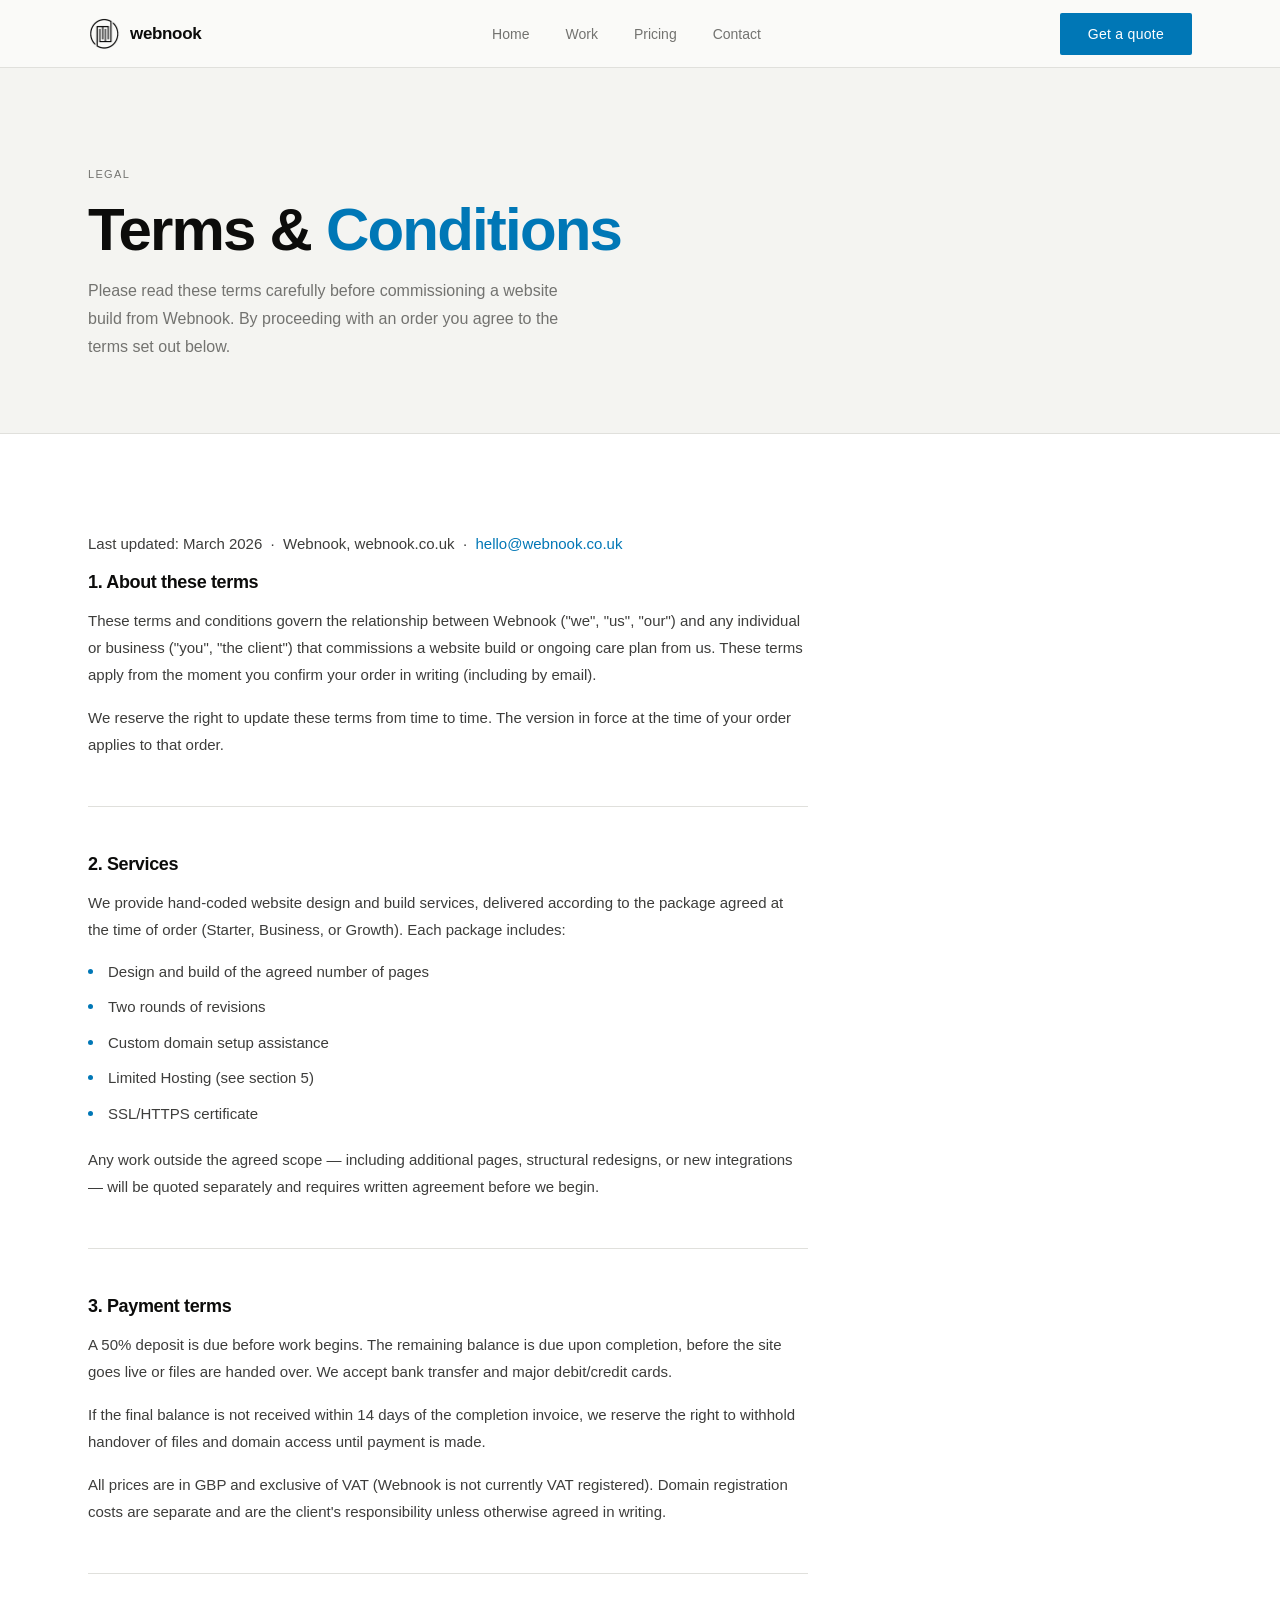
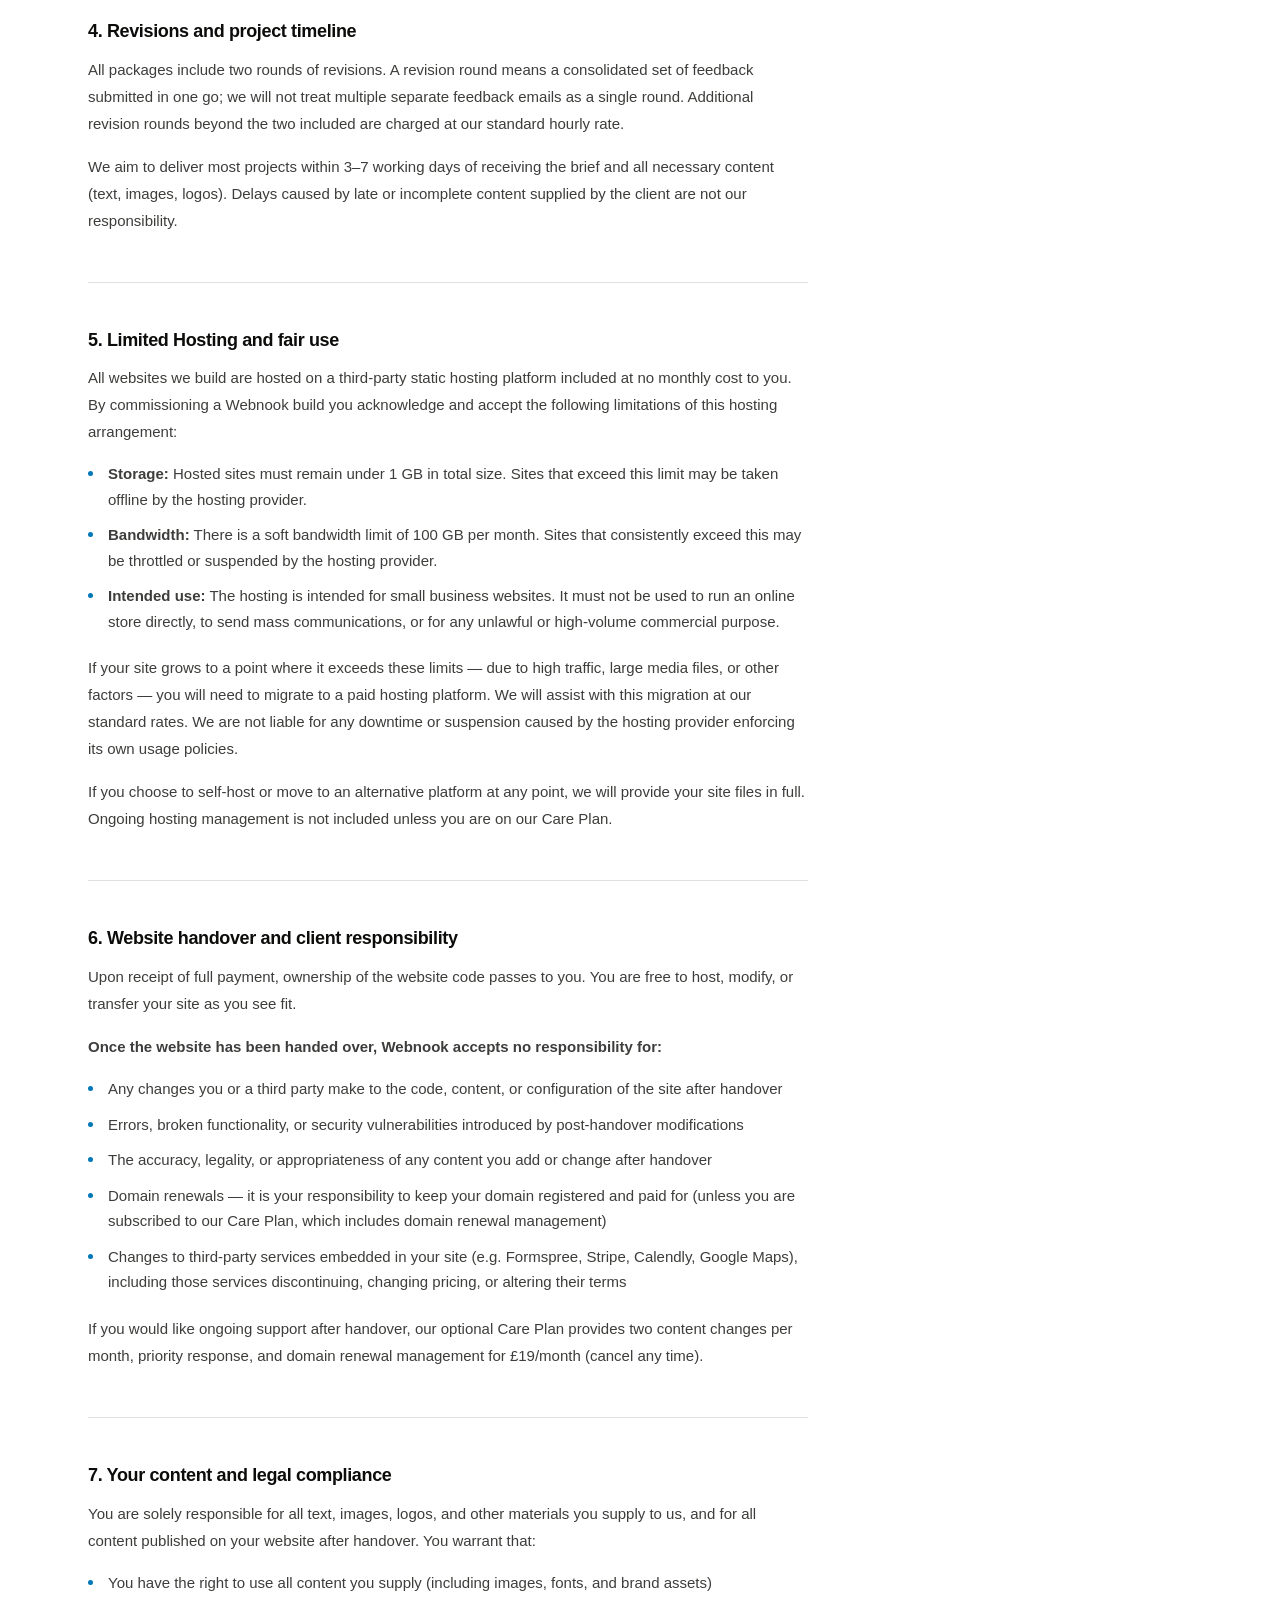
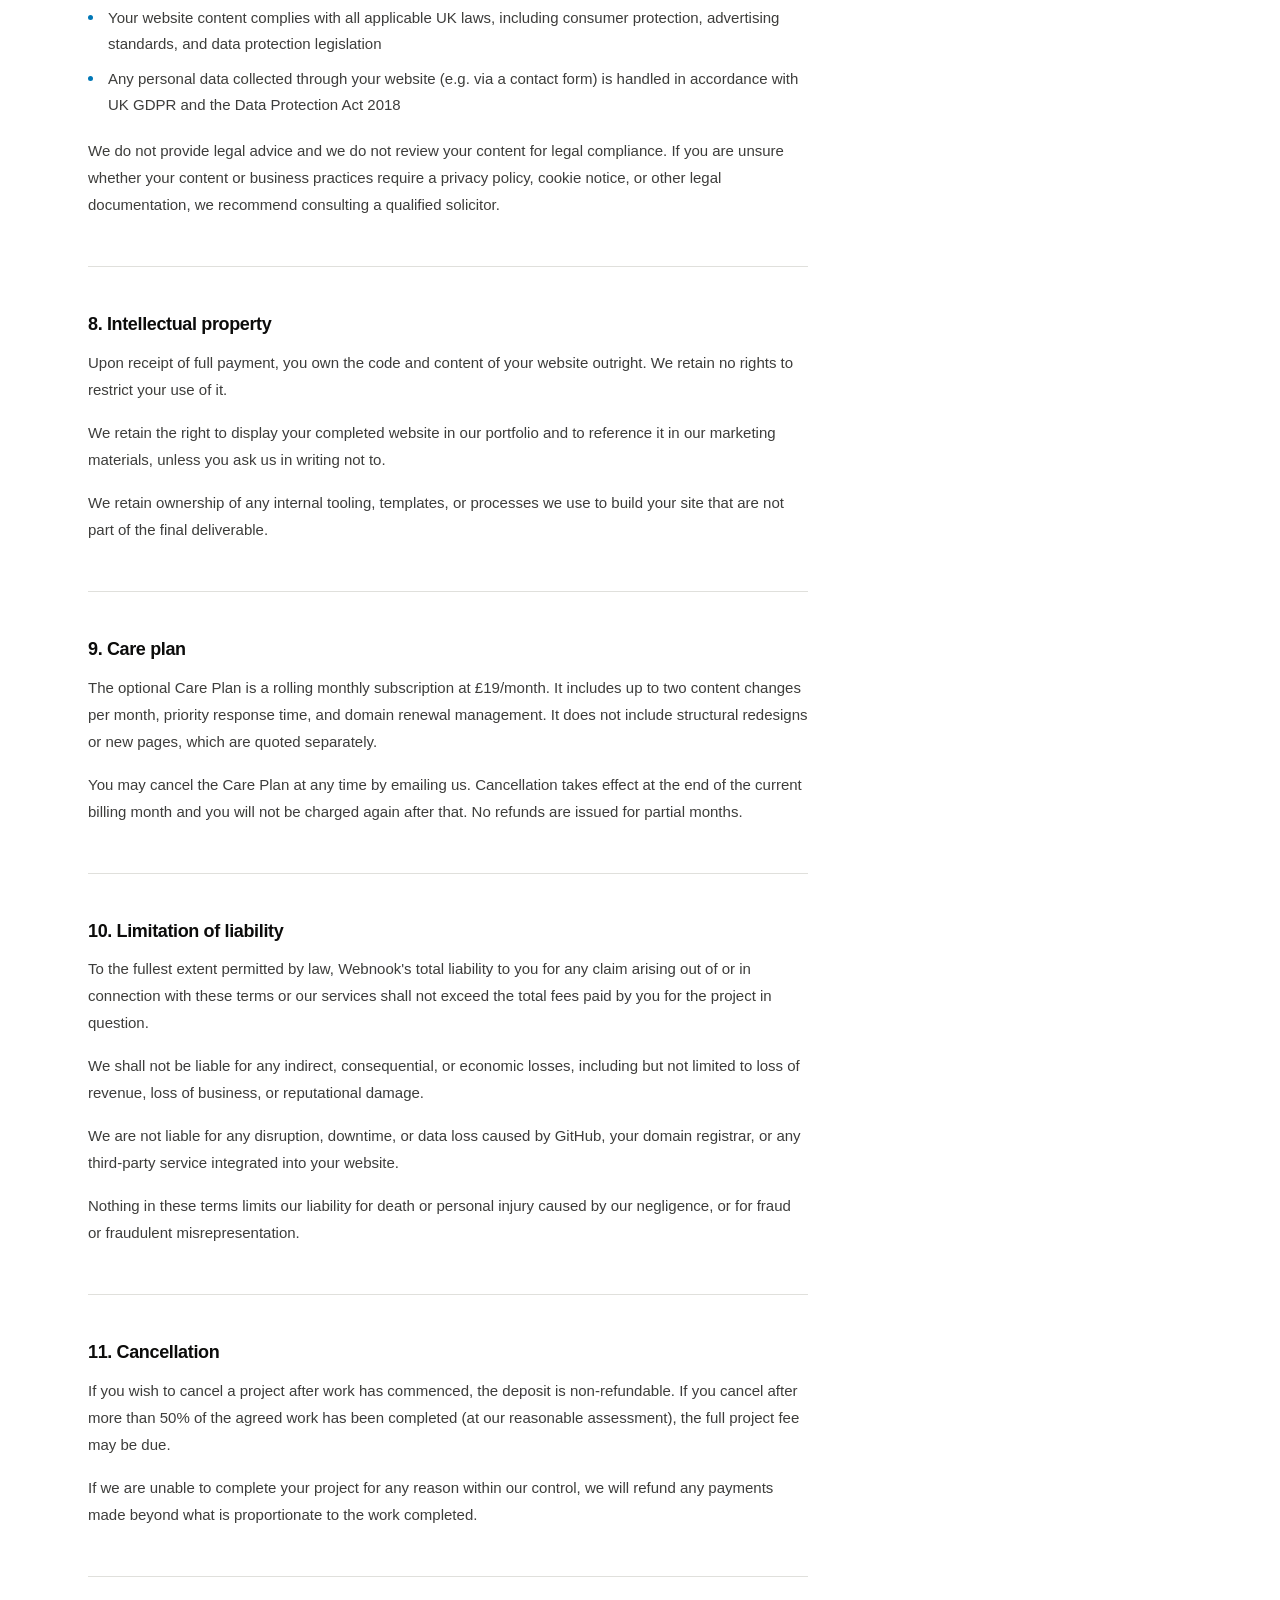
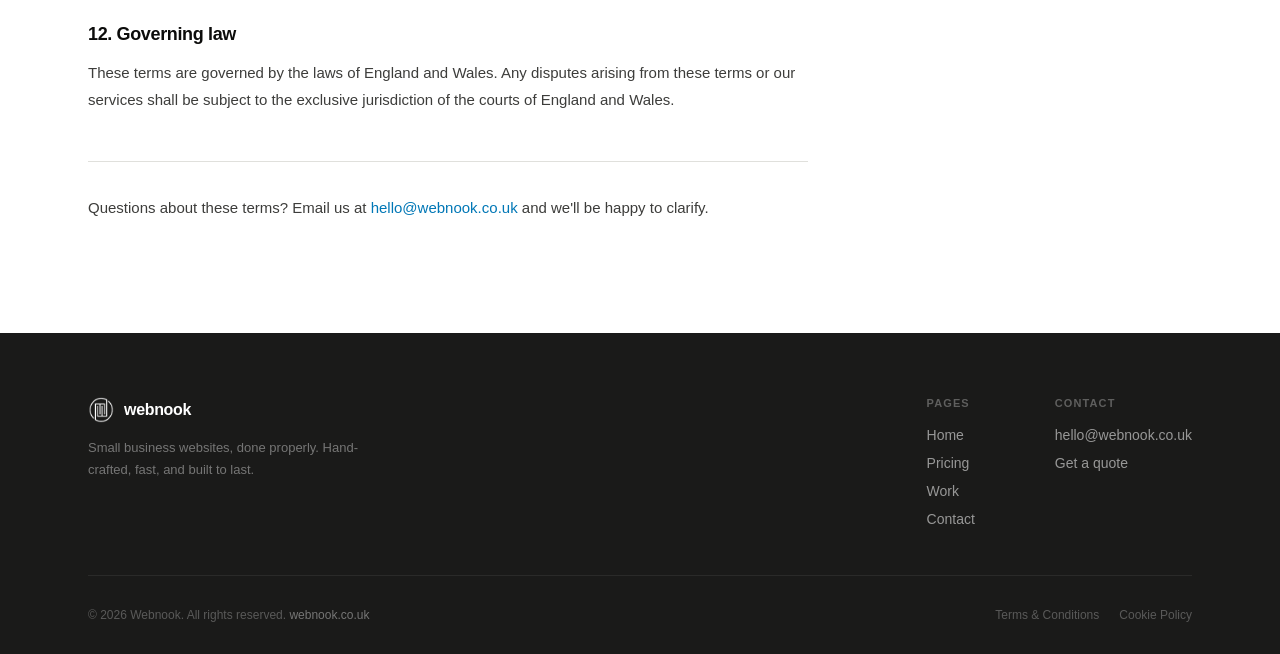
<file: terms.html>
<!DOCTYPE html>
<html lang="en">
<head>
  <meta charset="UTF-8"/>
  <meta http-equiv="Content-Security-Policy" content="default-src 'self'; script-src 'self'; style-src 'self' 'unsafe-inline' https://fonts.googleapis.com; font-src https://fonts.gstatic.com; img-src 'self'; connect-src https://formspree.io; form-action https://formspree.io 'self'; base-uri 'self'; frame-ancestors 'none';"/>
  <meta name="referrer" content="strict-origin-when-cross-origin"/>
  <meta name="viewport" content="width=device-width, initial-scale=1.0"/>

  <!-- Primary meta -->
  <title>Terms &amp; Conditions | Webnook</title>
  <meta name="description" content="Webnook's terms and conditions — covering website build services, hosting fair use, client responsibilities, and our liability policy."/>
  <meta name="robots" content="index, follow"/>
  <link rel="canonical" href="https://webnook.co.uk/terms.html"/>

  <!-- Open Graph -->
  <meta property="og:type" content="website"/>
  <meta property="og:url" content="https://webnook.co.uk/terms.html"/>
  <meta property="og:title" content="Terms &amp; Conditions | Webnook"/>
  <meta property="og:description" content="Webnook's terms and conditions — covering website build services, hosting fair use, client responsibilities, and our liability policy."/>
  <meta property="og:image" content="https://webnook.co.uk/images/og-image.png"/>
  <meta property="og:locale" content="en_GB"/>
  <meta property="og:site_name" content="Webnook"/>

  <!-- Favicons -->
  <link rel="icon" type="image/x-icon" href="/favicon.ico"/>
  <link rel="icon" type="image/png" sizes="32x32" href="/images/favicon-32.png"/>
  <link rel="icon" type="image/png" sizes="16x16" href="/images/favicon-16.png"/>
  <link rel="apple-touch-icon" sizes="180x180" href="/images/apple-touch-icon.png"/>
  <link rel="manifest" href="/site.webmanifest"/>
  <meta name="theme-color" content="#0077B6"/>

  <link rel="preconnect" href="https://fonts.googleapis.com"/>
  <link rel="preconnect" href="https://fonts.gstatic.com" crossorigin/>
  <link href="https://fonts.googleapis.com/css2?family=Inter:wght@300;400;500&family=Syne:wght@500;600;700;800&display=swap" rel="stylesheet"/>
  <link rel="stylesheet" href="css/style.css"/>
</head>
<body>

  <a class="skip-link" href="#main-content">Skip to main content</a>

  <!-- ── NAVIGATION ── -->
  <header class="site-nav" role="banner">
    <div class="site-nav__inner">
      <a href="index.html" class="nav-brand" aria-label="Webnook home">
        <img src="images/logo.png" width="32" height="32" alt="Webnook logo mark"/>
        webnook
      </a>
      <nav class="nav-links" aria-label="Main navigation">
        <a href="index.html">Home</a>
        <a href="index.html#work">Work</a>
        <a href="pricing.html">Pricing</a>
        <a href="contact.html">Contact</a>
      </nav>
      <a href="contact.html" class="btn btn-blue nav-cta">Get a quote</a>
      <button class="hamburger" id="hamburger" aria-label="Toggle menu" aria-expanded="false">
        <span></span><span></span><span></span>
      </button>
    </div>
  </header>

  <!-- ── OVERLAY MENU ── -->
  <div class="nav-overlay" id="navOverlay" role="navigation" aria-label="Mobile navigation">
    <div class="nav-overlay-inner">
      <ul class="overlay-links">
        <li><a href="index.html">Home</a></li>
        <li><a href="index.html#work">Work</a></li>
        <li><a href="pricing.html">Pricing</a></li>
        <li><a href="contact.html">Contact</a></li>
      </ul>
      <a href="contact.html" class="overlay-cta-link">Get a quote</a>
    </div>
  </div>

  <main id="main-content">

    <!-- ── PAGE HERO ── -->
    <div class="page-hero">
      <div class="page-hero__inner">
        <span class="eyebrow--mid eyebrow">Legal</span>
        <h1 class="page-hero__title">Terms &amp; <em>Conditions</em></h1>
        <p class="page-hero__sub">Please read these terms carefully before commissioning a website build from Webnook. By proceeding with an order you agree to the terms set out below.</p>
      </div>
    </div>

    <!-- ── TERMS CONTENT ── -->
    <section class="section section--white" aria-label="Terms and conditions">
      <div class="container">
        <div class="terms-content fade-in">

          <p class="terms-meta">Last updated: March 2026 &nbsp;·&nbsp; Webnook, webnook.co.uk &nbsp;·&nbsp; <a href="mailto:hello@webnook.co.uk">hello@webnook.co.uk</a></p>

          <!-- 1 -->
          <h2>1. About these terms</h2>
          <p>These terms and conditions govern the relationship between Webnook ("we", "us", "our") and any individual or business ("you", "the client") that commissions a website build or ongoing care plan from us. These terms apply from the moment you confirm your order in writing (including by email).</p>
          <p>We reserve the right to update these terms from time to time. The version in force at the time of your order applies to that order.</p>

          <!-- 2 -->
          <h2>2. Services</h2>
          <p>We provide hand-coded website design and build services, delivered according to the package agreed at the time of order (Starter, Business, or Growth). Each package includes:</p>
          <ul>
            <li>Design and build of the agreed number of pages</li>
            <li>Two rounds of revisions</li>
            <li>Custom domain setup assistance</li>
            <li>Limited Hosting (see section 5)</li>
            <li>SSL/HTTPS certificate</li>
          </ul>
          <p>Any work outside the agreed scope — including additional pages, structural redesigns, or new integrations — will be quoted separately and requires written agreement before we begin.</p>

          <!-- 3 -->
          <h2>3. Payment terms</h2>
          <p>A 50% deposit is due before work begins. The remaining balance is due upon completion, before the site goes live or files are handed over. We accept bank transfer and major debit/credit cards.</p>
          <p>If the final balance is not received within 14 days of the completion invoice, we reserve the right to withhold handover of files and domain access until payment is made.</p>
          <p>All prices are in GBP and exclusive of VAT (Webnook is not currently VAT registered). Domain registration costs are separate and are the client's responsibility unless otherwise agreed in writing.</p>

          <!-- 4 -->
          <h2>4. Revisions and project timeline</h2>
          <p>All packages include two rounds of revisions. A revision round means a consolidated set of feedback submitted in one go; we will not treat multiple separate feedback emails as a single round. Additional revision rounds beyond the two included are charged at our standard hourly rate.</p>
          <p>We aim to deliver most projects within 3–7 working days of receiving the brief and all necessary content (text, images, logos). Delays caused by late or incomplete content supplied by the client are not our responsibility.</p>

          <!-- 5 -->
          <h2>5. Limited Hosting and fair use</h2>
          <p>All websites we build are hosted on a third-party static hosting platform included at no monthly cost to you. By commissioning a Webnook build you acknowledge and accept the following limitations of this hosting arrangement:</p>
          <ul>
            <li><strong>Storage:</strong> Hosted sites must remain under 1&nbsp;GB in total size. Sites that exceed this limit may be taken offline by the hosting provider.</li>
            <li><strong>Bandwidth:</strong> There is a soft bandwidth limit of 100&nbsp;GB per month. Sites that consistently exceed this may be throttled or suspended by the hosting provider.</li>
            <li><strong>Intended use:</strong> The hosting is intended for small business websites. It must not be used to run an online store directly, to send mass communications, or for any unlawful or high-volume commercial purpose.</li>
          </ul>
          <p>If your site grows to a point where it exceeds these limits — due to high traffic, large media files, or other factors — you will need to migrate to a paid hosting platform. We will assist with this migration at our standard rates. We are not liable for any downtime or suspension caused by the hosting provider enforcing its own usage policies.</p>
          <p>If you choose to self-host or move to an alternative platform at any point, we will provide your site files in full. Ongoing hosting management is not included unless you are on our Care Plan.</p>

          <!-- 6 -->
          <h2>6. Website handover and client responsibility</h2>
          <p>Upon receipt of full payment, ownership of the website code passes to you. You are free to host, modify, or transfer your site as you see fit.</p>
          <p><strong>Once the website has been handed over, Webnook accepts no responsibility for:</strong></p>
          <ul>
            <li>Any changes you or a third party make to the code, content, or configuration of the site after handover</li>
            <li>Errors, broken functionality, or security vulnerabilities introduced by post-handover modifications</li>
            <li>The accuracy, legality, or appropriateness of any content you add or change after handover</li>
            <li>Domain renewals — it is your responsibility to keep your domain registered and paid for (unless you are subscribed to our Care Plan, which includes domain renewal management)</li>
            <li>Changes to third-party services embedded in your site (e.g. Formspree, Stripe, Calendly, Google Maps), including those services discontinuing, changing pricing, or altering their terms</li>
          </ul>
          <p>If you would like ongoing support after handover, our optional Care Plan provides two content changes per month, priority response, and domain renewal management for £19/month (cancel any time).</p>

          <!-- 7 -->
          <h2>7. Your content and legal compliance</h2>
          <p>You are solely responsible for all text, images, logos, and other materials you supply to us, and for all content published on your website after handover. You warrant that:</p>
          <ul>
            <li>You have the right to use all content you supply (including images, fonts, and brand assets)</li>
            <li>Your website content complies with all applicable UK laws, including consumer protection, advertising standards, and data protection legislation</li>
            <li>Any personal data collected through your website (e.g. via a contact form) is handled in accordance with UK GDPR and the Data Protection Act 2018</li>
          </ul>
          <p>We do not provide legal advice and we do not review your content for legal compliance. If you are unsure whether your content or business practices require a privacy policy, cookie notice, or other legal documentation, we recommend consulting a qualified solicitor.</p>

          <!-- 8 -->
          <h2>8. Intellectual property</h2>
          <p>Upon receipt of full payment, you own the code and content of your website outright. We retain no rights to restrict your use of it.</p>
          <p>We retain the right to display your completed website in our portfolio and to reference it in our marketing materials, unless you ask us in writing not to.</p>
          <p>We retain ownership of any internal tooling, templates, or processes we use to build your site that are not part of the final deliverable.</p>

          <!-- 9 -->
          <h2>9. Care plan</h2>
          <p>The optional Care Plan is a rolling monthly subscription at £19/month. It includes up to two content changes per month, priority response time, and domain renewal management. It does not include structural redesigns or new pages, which are quoted separately.</p>
          <p>You may cancel the Care Plan at any time by emailing us. Cancellation takes effect at the end of the current billing month and you will not be charged again after that. No refunds are issued for partial months.</p>

          <!-- 10 -->
          <h2>10. Limitation of liability</h2>
          <p>To the fullest extent permitted by law, Webnook's total liability to you for any claim arising out of or in connection with these terms or our services shall not exceed the total fees paid by you for the project in question.</p>
          <p>We shall not be liable for any indirect, consequential, or economic losses, including but not limited to loss of revenue, loss of business, or reputational damage.</p>
          <p>We are not liable for any disruption, downtime, or data loss caused by GitHub, your domain registrar, or any third-party service integrated into your website.</p>
          <p>Nothing in these terms limits our liability for death or personal injury caused by our negligence, or for fraud or fraudulent misrepresentation.</p>

          <!-- 11 -->
          <h2>11. Cancellation</h2>
          <p>If you wish to cancel a project after work has commenced, the deposit is non-refundable. If you cancel after more than 50% of the agreed work has been completed (at our reasonable assessment), the full project fee may be due.</p>
          <p>If we are unable to complete your project for any reason within our control, we will refund any payments made beyond what is proportionate to the work completed.</p>

          <!-- 12 -->
          <h2>12. Governing law</h2>
          <p>These terms are governed by the laws of England and Wales. Any disputes arising from these terms or our services shall be subject to the exclusive jurisdiction of the courts of England and Wales.</p>

          <p class="terms-meta terms-meta--bottom">Questions about these terms? Email us at <a href="mailto:hello@webnook.co.uk">hello@webnook.co.uk</a> and we'll be happy to clarify.</p>

        </div>
      </div>
    </section>

  </main>

  <!-- ── FOOTER ── -->
  <footer class="site-footer" role="contentinfo">
    <div class="site-footer__inner">
      <div class="site-footer__top">
        <div>
          <div class="footer-brand">
            <img src="images/logo.png" width="26" height="26" alt="Webnook logo mark"/>
            webnook
          </div>
          <p class="footer-tagline">Small business websites, done properly. Hand-crafted, fast, and built to last.</p>
        </div>
        <div>
          <div class="footer-col-title">Pages</div>
          <nav class="footer-col-links" aria-label="Footer navigation">
            <a href="index.html">Home</a>
            <a href="pricing.html">Pricing</a>
            <a href="index.html#work">Work</a>
            <a href="contact.html">Contact</a>
          </nav>
        </div>
        <div>
          <div class="footer-col-title">Contact</div>
          <div class="footer-col-links">
            <a href="mailto:hello@webnook.co.uk">hello@webnook.co.uk</a>
            <a href="contact.html">Get a quote</a>
          </div>
        </div>
      </div>
      <div class="site-footer__bottom">
        <span class="footer-copy">&copy; 2026 Webnook. All rights reserved. <a href="https://webnook.co.uk/">webnook.co.uk</a></span>
        <div class="footer-legal-links">
          <a href="terms.html" class="footer-terms">Terms &amp; Conditions</a>
          <a href="cookies.html" class="footer-terms">Cookie Policy</a>
        </div>
      </div>
    </div>
  </footer>

  <script src="js/main.js"></script>
</body>
</html>
</file>
<file: css/fonts.css>
/* Self-hosted fonts — eliminates Google Fonts render-blocking requests */

/* Inter — latin-ext */
@font-face {
  font-family: 'Inter';
  font-style: normal;
  font-weight: 300 500;
  font-display: swap;
  src: url('../fonts/inter-latin-ext.woff2') format('woff2');
  unicode-range: U+0100-02BA, U+02BD-02C5, U+02C7-02CC, U+02CE-02D7, U+02DD-02FF, U+0304, U+0308, U+0329, U+1D00-1DBF, U+1E00-1E9F, U+1EF2-1EFF, U+2020, U+20A0-20AB, U+20AD-20C0, U+2113, U+2C60-2C7F, U+A720-A7FF;
}
/* Inter — latin */
@font-face {
  font-family: 'Inter';
  font-style: normal;
  font-weight: 300 500;
  font-display: swap;
  src: url('../fonts/inter-latin.woff2') format('woff2');
  unicode-range: U+0000-00FF, U+0131, U+0152-0153, U+02BB-02BC, U+02C6, U+02DA, U+02DC, U+0304, U+0308, U+0329, U+2000-206F, U+20AC, U+2122, U+2191, U+2193, U+2212, U+2215, U+FEFF, U+FFFD;
}

/* Syne — latin-ext */
@font-face {
  font-family: 'Syne';
  font-style: normal;
  font-weight: 500 800;
  font-display: swap;
  src: url('../fonts/syne-latin-ext.woff2') format('woff2');
  unicode-range: U+0100-02BA, U+02BD-02C5, U+02C7-02CC, U+02CE-02D7, U+02DD-02FF, U+0304, U+0308, U+0329, U+1D00-1DBF, U+1E00-1E9F, U+1EF2-1EFF, U+2020, U+20A0-20AB, U+20AD-20C0, U+2113, U+2C60-2C7F, U+A720-A7FF;
}
/* Syne — latin */
@font-face {
  font-family: 'Syne';
  font-style: normal;
  font-weight: 500 800;
  font-display: swap;
  src: url('../fonts/syne-latin.woff2') format('woff2');
  unicode-range: U+0000-00FF, U+0131, U+0152-0153, U+02BB-02BC, U+02C6, U+02DA, U+02DC, U+0304, U+0308, U+0329, U+2000-206F, U+20AC, U+2122, U+2191, U+2193, U+2212, U+2215, U+FEFF, U+FFFD;
}
</file>
<file: css/style.css>
/* ═══════════════════════════════════════════════════════
   WEBNOOK — Main Stylesheet
   ═══════════════════════════════════════════════════════ */

/* ── 1. VARIABLES & RESET ─────────────────────────────── */
:root {
  --ink:        #0C0C0B;
  --dark:       #1A1A19;
  --body-text:  #3D3D3B;
  --mid:        #737370;
  --light:      #ABABAB;
  --border:     #E0E0DC;
  --surface:    #F4F4F1;
  --bg:         #FAFAF8;
  --white:      #FFFFFF;
  --blue:       #0077B6;
  --blue-hover: #005F92;
  --blue-soft:  #E0F3FF;

  --nav-height: 68px;
  --max-width:  1200px;
  --radius:     2px;
}

*, *::before, *::after { box-sizing: border-box; margin: 0; padding: 0; }

html { scroll-behavior: smooth; overflow-x: hidden; }

/* ── SKIP LINK ─────────────────────────────────────────── */
.skip-link {
  position: absolute;
  top: -100%;
  left: 16px;
  padding: 10px 20px;
  background: var(--blue);
  color: #fff;
  font-family: 'Inter', sans-serif;
  font-size: 14px;
  font-weight: 500;
  border-radius: var(--radius);
  z-index: 9999;
  transition: top 0.15s ease;
  white-space: nowrap;
}
.skip-link:focus { top: 10px; outline: none; }

/* ── FOCUS STYLES ──────────────────────────────────────── */
:focus { outline: none; }
:focus-visible {
  outline: 2px solid var(--blue);
  outline-offset: 3px;
  border-radius: var(--radius);
}
.contact-form input:focus-visible,
.contact-form select:focus-visible,
.contact-form textarea:focus-visible {
  outline: none;
  border-color: var(--blue);
  box-shadow: 0 0 0 3px rgba(0,119,182,0.08);
}
.faq-item__q:focus-visible { outline-offset: 6px; }

body {
  font-family: 'Inter', sans-serif;
  font-weight: 400;
  font-size: 16px;
  background: var(--bg);
  color: var(--body-text);
  overflow-x: hidden;
}

img { display: block; width: 100%; height: 100%; object-fit: cover; }
.nav-brand img { width: 32px; height: 32px; object-fit: unset; }
.footer-brand img { width: 26px; height: 26px; object-fit: unset; filter: invert(1); }
a   { text-decoration: none; color: inherit; }
ul  { list-style: none; }

/* ── 2. TYPOGRAPHY ────────────────────────────────────── */
h1, h2, h3 {
  font-family: 'Syne', sans-serif;
  font-weight: 700;
  line-height: 1.1;
  letter-spacing: -0.02em;
  color: var(--ink);
}

.eyebrow {
  display: inline-block;
  font-size: 11px;
  font-weight: 500;
  letter-spacing: 0.12em;
  text-transform: uppercase;
  color: var(--blue);
  margin-bottom: 18px;
}

.eyebrow--light { color: rgba(255,255,255,0.55); }
.eyebrow--mid   { color: var(--mid); }

.section-heading {
  font-family: 'Syne', sans-serif;
  font-weight: 700;
  font-size: clamp(28px, 3.5vw, 44px);
  letter-spacing: -0.025em;
  line-height: 1.15;
  color: var(--ink);
  margin-bottom: 18px;
}
.section-heading em { font-style: normal; color: var(--blue); }
.section-heading--light { color: var(--white); }
.section-heading--light em { color: #7AAFFF; }

.section-sub {
  font-size: 16px;
  font-weight: 300;
  line-height: 1.8;
  color: var(--mid);
  max-width: 540px;
}
.section-sub--light { color: rgba(255,255,255,0.62); }
.section-sub--center { margin-left: auto; margin-right: auto; }

/* ── 3. LAYOUT ────────────────────────────────────────── */
.container {
  max-width: var(--max-width);
  margin: 0 auto;
  padding: 0 48px;
}

.section {
  padding: 96px 0;
}
.section--sm { padding: 64px 0; }
.section--lg { padding: 128px 0; }

.section--dark    { background: var(--ink); }
.section--surface { background: var(--surface); }
.section--white   { background: var(--white); }

.text-center { text-align: center; }

/* ── ABOUT / STATS GRIDS (index.html "What we do") ──── */
.about-grid {
  display: grid;
  grid-template-columns: 1fr 1fr;
  gap: 80px;
  align-items: center;
}
.stats-grid {
  display: grid;
  grid-template-columns: 1fr 1fr;
  gap: 3px;
}

/* ── 4. FADE-IN ANIMATION ─────────────────────────────── */
.fade-in {
  opacity: 0;
  transform: translateY(20px);
  transition: opacity 0.6s ease, transform 0.6s ease;
}
.fade-in.visible { opacity: 1; transform: none; }
.fade-in.delay-1 { transition-delay: 0.1s; }
.fade-in.delay-2 { transition-delay: 0.2s; }
.fade-in.delay-3 { transition-delay: 0.3s; }
.fade-in.delay-4 { transition-delay: 0.4s; }

/* ── 5. BUTTONS ───────────────────────────────────────── */
.btn {
  display: inline-flex;
  align-items: center;
  gap: 8px;
  font-family: 'Inter', sans-serif;
  font-weight: 500;
  font-size: 14px;
  letter-spacing: 0.02em;
  padding: 13px 28px;
  border-radius: var(--radius);
  transition: all 0.2s ease;
  cursor: pointer;
  border: none;
  white-space: nowrap;
}

.btn-blue {
  background: var(--blue);
  color: var(--white);
}
.btn-blue:hover { background: var(--blue-hover); }

.btn-outline {
  background: transparent;
  color: var(--white);
  border: 1px solid rgba(255,255,255,0.3);
}
.btn-outline:hover {
  background: rgba(255,255,255,0.08);
  border-color: rgba(255,255,255,0.6);
}

.btn-outline-dark {
  background: transparent;
  color: var(--ink);
  border: 1px solid var(--border);
}
.btn-outline-dark:hover { border-color: var(--ink); }

.btn-ghost {
  background: transparent;
  color: var(--blue);
  padding: 0;
  font-weight: 500;
  font-size: 14px;
  border-radius: 0;
}
.btn-ghost:hover { color: var(--blue-hover); }
.btn-ghost svg { transition: transform 0.2s; }
.btn-ghost:hover svg { transform: translateX(4px); }

/* ── 6. NAVIGATION ────────────────────────────────────── */
.site-nav {
  position: fixed;
  top: 0; left: 0; right: 0;
  z-index: 500;
  height: var(--nav-height);
  background: rgba(250,250,248,0.96);
  backdrop-filter: blur(16px);
  -webkit-backdrop-filter: blur(16px);
  border-bottom: 1px solid var(--border);
  transition: box-shadow 0.3s;
}
.site-nav.scrolled { box-shadow: 0 2px 20px rgba(12,12,11,0.07); }

.site-nav__inner {
  max-width: var(--max-width);
  margin: 0 auto;
  padding: 0 48px;
  height: 100%;
  display: flex;
  align-items: center;
  justify-content: space-between;
}

.nav-brand {
  display: flex;
  align-items: center;
  gap: 10px;
  color: var(--ink);
  font-family: 'Syne', sans-serif;
  font-weight: 700;
  font-size: 17px;
  letter-spacing: -0.02em;
  transition: opacity 0.2s;
}
.nav-brand:hover { opacity: 0.75; }
.nav-brand svg { flex-shrink: 0; }

.nav-links {
  display: flex;
  align-items: center;
  gap: 36px;
}
.nav-links a {
  font-size: 14px;
  font-weight: 400;
  color: var(--mid);
  transition: color 0.2s;
}
.nav-links a:hover,
.nav-links a.active { color: var(--ink); }

.nav-cta { margin-left: 8px; }

.hamburger {
  display: none;
  background: none;
  border: none;
  cursor: pointer;
  padding: 8px;
  flex-direction: column;
  gap: 5px;
  z-index: 501;
}
.hamburger span {
  display: block;
  width: 24px;
  height: 1.5px;
  background: var(--ink);
  transition: all 0.3s ease;
  transform-origin: center;
}
.hamburger.open span:nth-child(1) { transform: translateY(6.5px) rotate(45deg); }
.hamburger.open span:nth-child(2) { opacity: 0; transform: scaleX(0); }
.hamburger.open span:nth-child(3) { transform: translateY(-6.5px) rotate(-45deg); }

/* ── Overlay Menu ── */
.nav-overlay {
  position: fixed;
  inset: 0;
  z-index: 499;
  background: var(--ink);
  display: flex;
  align-items: center;
  justify-content: center;
  opacity: 0;
  pointer-events: none;
  transition: opacity 0.35s ease;
}
.nav-overlay.open { opacity: 1; pointer-events: all; }

.nav-overlay-inner {
  display: flex;
  flex-direction: column;
  align-items: center;
  text-align: center;
  gap: 0;
}

.overlay-links {
  display: flex;
  flex-direction: column;
  align-items: center;
  gap: 8px;
  margin-bottom: 48px;
}
.overlay-links a {
  font-family: 'Syne', sans-serif;
  font-size: clamp(36px, 6vw, 60px);
  font-weight: 700;
  letter-spacing: -0.03em;
  color: rgba(255,255,255,0.7);
  transition: color 0.2s;
}
.overlay-links a:hover,
.overlay-links a.active { color: var(--white); }

.overlay-cta-link {
  font-size: 13px;
  font-weight: 500;
  letter-spacing: 0.1em;
  text-transform: uppercase;
  color: var(--blue);
  border: 1px solid rgba(0,119,182,0.45);
  padding: 14px 40px;
  border-radius: var(--radius);
  transition: all 0.25s;
}
.overlay-cta-link:hover { background: var(--blue); color: var(--white); border-color: var(--blue); }

/* ── 7. HERO ──────────────────────────────────────────── */
.hero {
  background: var(--ink);
  min-height: 100vh;
  display: flex;
  align-items: center;
  position: relative;
  overflow: hidden;
  padding-top: var(--nav-height);
}

.hero__grid {
  position: absolute;
  inset: 0;
  background-image:
    linear-gradient(rgba(255,255,255,0.03) 1px, transparent 1px),
    linear-gradient(90deg, rgba(255,255,255,0.03) 1px, transparent 1px);
  background-size: 72px 72px;
  pointer-events: none;
}

.hero__glow {
  position: absolute;
  top: 10%;
  left: 50%;
  transform: translateX(-50%);
  width: 800px;
  height: 500px;
  background: radial-gradient(ellipse, rgba(0,119,182,0.15) 0%, transparent 70%);
  pointer-events: none;
}

.hero__content {
  position: relative;
  z-index: 2;
  max-width: 840px;
  padding: 80px 0;
}

.hero__tag {
  display: inline-flex;
  align-items: center;
  gap: 8px;
  font-size: 12px;
  font-weight: 500;
  letter-spacing: 0.1em;
  text-transform: uppercase;
  color: rgba(255,255,255,0.5);
  border: 1px solid rgba(255,255,255,0.1);
  padding: 7px 16px;
  border-radius: 100px;
  margin-bottom: 36px;
}
.hero__tag span {
  width: 6px;
  height: 6px;
  background: var(--blue);
  border-radius: 50%;
  flex-shrink: 0;
}

.hero__title {
  font-family: 'Syne', sans-serif;
  font-weight: 800;
  font-size: clamp(44px, 6.5vw, 80px);
  letter-spacing: -0.03em;
  line-height: 1.05;
  color: var(--white);
  margin-bottom: 28px;
}
.hero__title em {
  font-style: normal;
  color: var(--blue);
}

.hero__sub {
  font-size: 17px;
  font-weight: 300;
  line-height: 1.75;
  color: rgba(255,255,255,0.55);
  max-width: 520px;
  margin-bottom: 44px;
}

.hero__actions {
  display: flex;
  align-items: center;
  gap: 16px;
  flex-wrap: wrap;
}

.hero__badges {
  display: flex;
  align-items: center;
  gap: 10px;
  flex-wrap: wrap;
  margin-top: 20px;
}
.hero__badge {
  display: inline-flex;
  align-items: center;
  gap: 5px;
  font-size: 12px;
  font-weight: 500;
  letter-spacing: 0.01em;
  color: rgba(255,255,255,0.55);
  background: rgba(255,255,255,0.06);
  border: 1px solid rgba(255,255,255,0.1);
  border-radius: 100px;
  padding: 5px 12px 5px 8px;
}
.hero__badge svg { color: rgba(255,255,255,0.45); flex-shrink: 0; }
.hero__badge--highlight {
  color: #fff;
  background: rgba(0,119,182,0.25);
  border-color: rgba(0,119,182,0.5);
}
.hero__badge--highlight svg { color: var(--blue); }

.hero__scroll {
  position: absolute;
  bottom: 36px;
  left: 50%;
  transform: translateX(-50%);
  z-index: 2;
  display: flex;
  flex-direction: column;
  align-items: center;
  gap: 8px;
  color: rgba(255,255,255,0.3);
  font-size: 10px;
  font-weight: 500;
  letter-spacing: 0.1em;
  text-transform: uppercase;
}
.hero__scroll-line {
  width: 1px;
  height: 32px;
  background: linear-gradient(to bottom, rgba(255,255,255,0.3), transparent);
  animation: scrollPulse 2s ease-in-out infinite;
}
@keyframes scrollPulse { 0%,100%{opacity:0.3} 50%{opacity:0.8} }

/* ── 8. TRUST STRIP ───────────────────────────────────── */
.trust-strip {
  background: var(--white);
  border-bottom: 1px solid var(--border);
  padding: 32px 0;
}
.trust-strip__inner {
  max-width: var(--max-width);
  margin: 0 auto;
  padding: 0 48px;
  display: flex;
  align-items: center;
  justify-content: center;
  gap: 0;
  flex-wrap: wrap;
}
.trust-item {
  display: flex;
  align-items: center;
  gap: 10px;
  font-size: 13px;
  font-weight: 500;
  color: var(--body-text);
  padding: 10px 40px;
  border-right: 1px solid var(--border);
}
.trust-item:last-child { border-right: none; }
.trust-item svg { color: var(--blue); flex-shrink: 0; }

/* ── 9. SERVICES ──────────────────────────────────────── */
.services-grid {
  display: grid;
  grid-template-columns: repeat(3, 1fr);
  gap: 2px;
  background: var(--border);
  border: 1px solid var(--border);
  border-radius: 4px;
  overflow: hidden;
  margin-top: 56px;
}

.service-card {
  background: var(--white);
  padding: 44px 36px;
  position: relative;
  transition: background 0.25s;
}
.service-card:hover { background: var(--bg); }

.service-card--featured {
  background: var(--ink);
}
.service-card--featured:hover { background: var(--dark); }

.service-card__badge {
  display: inline-block;
  font-size: 10px;
  font-weight: 600;
  letter-spacing: 0.1em;
  text-transform: uppercase;
  background: var(--blue);
  color: var(--white);
  padding: 4px 10px;
  border-radius: 100px;
  margin-bottom: 20px;
}

.service-card__name {
  font-family: 'Syne', sans-serif;
  font-weight: 700;
  font-size: 22px;
  letter-spacing: -0.02em;
  color: var(--ink);
  margin-bottom: 8px;
}
.service-card--featured .service-card__name { color: var(--white); }

.service-card__desc {
  font-size: 14px;
  font-weight: 300;
  line-height: 1.7;
  color: var(--mid);
  margin-bottom: 28px;
}
.service-card--featured .service-card__desc { color: rgba(255,255,255,0.55); }

.service-card__divider {
  height: 1px;
  background: var(--border);
  margin-bottom: 28px;
}
.service-card--featured .service-card__divider { background: rgba(255,255,255,0.1); }

.service-card__features {
  display: flex;
  flex-direction: column;
  gap: 12px;
  margin-bottom: 36px;
}
.service-card__feature {
  display: flex;
  align-items: flex-start;
  gap: 10px;
  font-size: 13px;
  font-weight: 400;
  color: var(--body-text);
  line-height: 1.5;
}
.service-card--featured .service-card__feature { color: rgba(255,255,255,0.75); }
.service-card__feature--bold { font-weight: 500; color: var(--ink); }
.service-card--featured .service-card__feature--bold { color: #fff; }
.service-card__feature-dot {
  width: 5px;
  height: 5px;
  background: var(--blue);
  border-radius: 50%;
  flex-shrink: 0;
  margin-top: 5px;
}

.service-card__cta {
  font-size: 13px;
  font-weight: 500;
  color: var(--blue);
  display: inline-flex;
  align-items: center;
  gap: 6px;
  transition: gap 0.2s;
}
.service-card__cta:hover { gap: 10px; }
.service-card--featured .service-card__cta { color: rgba(255,255,255,0.7); }
.service-card--featured .service-card__cta:hover { color: var(--white); }

/* ── 10. PORTFOLIO ────────────────────────────────────── */
.work-grid {
  display: grid;
  grid-template-columns: repeat(3, 1fr);
  gap: 24px;
  margin-top: 56px;
}

.work-card {
  border: 1px solid var(--border);
  border-radius: 4px;
  overflow: hidden;
  transition: border-color 0.25s, box-shadow 0.25s;
  background: var(--white);
}
.work-card:hover {
  border-color: var(--ink);
  box-shadow: 0 8px 32px rgba(12,12,11,0.1);
}

.work-card__thumb {
  height: 200px;
  position: relative;
  overflow: hidden;
}
.work-card__thumb { background: var(--surface); }

.work-card__placeholder {
  position: absolute;
  inset: 0;
  display: flex;
  align-items: center;
  justify-content: center;
  font-family: 'Syne', sans-serif;
  font-size: 11px;
  font-weight: 600;
  letter-spacing: 0.12em;
  text-transform: uppercase;
  color: rgba(255,255,255,0.4);
}

.work-card__body {
  padding: 24px;
}

.work-card__category {
  font-size: 11px;
  font-weight: 500;
  letter-spacing: 0.1em;
  text-transform: uppercase;
  color: var(--blue);
  margin-bottom: 6px;
}

.work-card__title {
  font-family: 'Syne', sans-serif;
  font-weight: 700;
  font-size: 17px;
  letter-spacing: -0.02em;
  color: var(--ink);
  margin-bottom: 8px;
}

.work-card__desc {
  font-size: 13px;
  font-weight: 300;
  line-height: 1.7;
  color: var(--mid);
  margin-bottom: 20px;
}

.work-card__link {
  display: inline-flex;
  align-items: center;
  gap: 6px;
  font-size: 13px;
  font-weight: 500;
  color: var(--body-text);
  transition: color 0.2s, gap 0.2s;
}
.work-card__link:hover { color: var(--blue); gap: 10px; }

/* ── 11. PROCESS ──────────────────────────────────────── */
.process-grid {
  display: grid;
  grid-template-columns: repeat(4, 1fr);
  gap: 2px;
  background: var(--border);
  border: 1px solid var(--border);
  border-radius: 4px;
  overflow: hidden;
  margin-top: 56px;
}

.process-step {
  background: var(--white);
  padding: 40px 32px;
  position: relative;
}

.process-step__num {
  font-family: 'Syne', sans-serif;
  font-weight: 800;
  font-size: 40px;
  letter-spacing: -0.04em;
  color: var(--blue-soft);
  line-height: 1;
  margin-bottom: 20px;
}

.process-step__title {
  font-family: 'Syne', sans-serif;
  font-weight: 700;
  font-size: 17px;
  letter-spacing: -0.02em;
  color: var(--ink);
  margin-bottom: 10px;
}

.process-step__body {
  font-size: 13px;
  font-weight: 300;
  line-height: 1.75;
  color: var(--mid);
}

/* ── 12. WHY WEBNOOK ──────────────────────────────────── */
.why-grid {
  display: grid;
  grid-template-columns: repeat(3, 1fr);
  gap: 36px;
  margin-top: 56px;
}

.why-card {
  padding: 36px 32px;
  border: 1px solid var(--border);
  border-radius: 4px;
  background: var(--white);
  transition: border-color 0.25s;
}
.why-card:hover { border-color: var(--blue); }

.why-card__icon {
  width: 44px;
  height: 44px;
  background: var(--blue-soft);
  border-radius: 8px;
  display: flex;
  align-items: center;
  justify-content: center;
  margin-bottom: 20px;
  color: var(--blue);
}

.why-card__title {
  font-family: 'Syne', sans-serif;
  font-weight: 700;
  font-size: 17px;
  letter-spacing: -0.02em;
  color: var(--ink);
  margin-bottom: 10px;
}

.why-card__body {
  font-size: 14px;
  font-weight: 300;
  line-height: 1.75;
  color: var(--mid);
}

/* ── 13. PRICING PAGE ─────────────────────────────────── */
.pricing-grid {
  display: grid;
  grid-template-columns: repeat(3, 1fr);
  gap: 2px;
  background: var(--border);
  border: 1px solid var(--border);
  border-radius: 4px;
  overflow: hidden;
  margin-top: 56px;
  align-items: stretch;
}

.pricing-card {
  background: var(--white);
  display: flex;
  flex-direction: column;
  position: relative;
}
.pricing-card--featured { background: var(--ink); }

.pricing-card__badge {
  position: absolute;
  top: 20px;
  right: 20px;
  font-size: 10px;
  font-weight: 600;
  letter-spacing: 0.08em;
  text-transform: uppercase;
  background: var(--blue);
  color: var(--white);
  padding: 4px 10px;
  border-radius: 100px;
}

.pricing-card__head {
  padding: 36px 32px 28px;
  border-bottom: 1px solid var(--border);
}
.pricing-card--featured .pricing-card__head { border-bottom-color: rgba(255,255,255,0.1); }

.pricing-card__name {
  font-family: 'Syne', sans-serif;
  font-weight: 700;
  font-size: 20px;
  letter-spacing: -0.02em;
  color: var(--ink);
  margin-bottom: 8px;
}
.pricing-card--featured .pricing-card__name { color: var(--white); }

.pricing-card__desc {
  font-size: 13px;
  font-weight: 300;
  line-height: 1.7;
  color: var(--mid);
  margin-bottom: 24px;
  min-height: 44px;
}
.pricing-card--featured .pricing-card__desc { color: rgba(255,255,255,0.5); }

.pricing-card__price {
  display: flex;
  align-items: baseline;
  gap: 10px;
  margin-bottom: 24px;
}

.pricing-card__amount {
  font-family: 'Syne', sans-serif;
  font-weight: 800;
  font-size: 40px;
  letter-spacing: -0.04em;
  color: var(--ink);
  line-height: 1;
}
.pricing-card--featured .pricing-card__amount { color: var(--white); }

.pricing-card__period {
  font-size: 13px;
  font-weight: 400;
  color: var(--light);
}
.pricing-card--featured .pricing-card__period { color: rgba(255,255,255,0.4); }

.pricing-card__btn { width: 100%; justify-content: center; }

.pricing-card__body {
  padding: 28px 32px 36px;
  flex: 1;
}

.pricing-card__section-label {
  font-size: 10px;
  font-weight: 600;
  letter-spacing: 0.1em;
  text-transform: uppercase;
  color: var(--light);
  margin-bottom: 16px;
}
.pricing-card--featured .pricing-card__section-label { color: rgba(255,255,255,0.3); }

.pricing-card__features {
  display: flex;
  flex-direction: column;
  gap: 11px;
}

.pricing-card__feature {
  display: flex;
  align-items: center;
  gap: 10px;
  font-size: 13px;
  font-weight: 400;
  color: var(--body-text);
  line-height: 1.4;
}
.pricing-card--featured .pricing-card__feature { color: rgba(255,255,255,0.75); }

.pricing-check { flex-shrink: 0; }

/* Care Plan */
.care-plan {
  display: grid;
  grid-template-columns: 1fr 1fr;
  gap: 80px;
  align-items: start;
  background: var(--white);
  border: 1px solid var(--border);
  border-radius: 4px;
  padding: 56px;
}

.care-plan__price {
  display: flex;
  align-items: center;
  gap: 16px;
  margin-top: 32px;
}

.care-plan__amount {
  font-family: 'Syne', sans-serif;
  font-weight: 800;
  font-size: 56px;
  letter-spacing: -0.04em;
  color: var(--blue);
  line-height: 1;
}

.care-plan__per {
  display: block;
  font-size: 15px;
  font-weight: 500;
  color: var(--ink);
}

.care-plan__cancel {
  display: block;
  font-size: 12px;
  font-weight: 300;
  color: var(--light);
  margin-top: 2px;
}

.care-plan__features-title {
  font-size: 11px;
  font-weight: 600;
  letter-spacing: 0.1em;
  text-transform: uppercase;
  color: var(--mid);
  margin-bottom: 24px;
}

.care-plan__features {
  display: flex;
  flex-direction: column;
  gap: 0;
}

.care-plan__feature {
  display: flex;
  align-items: flex-start;
  gap: 16px;
  padding: 18px 0;
  border-bottom: 1px solid var(--border);
}
.care-plan__feature:last-child { border-bottom: none; }

.care-plan__feature-icon {
  width: 34px;
  height: 34px;
  background: var(--blue-soft);
  border-radius: 8px;
  display: flex;
  align-items: center;
  justify-content: center;
  color: var(--blue);
  flex-shrink: 0;
  margin-top: 1px;
}

.care-plan__feature-name {
  font-size: 14px;
  font-weight: 500;
  color: var(--ink);
  margin-bottom: 3px;
}

.care-plan__feature-desc {
  font-size: 13px;
  font-weight: 300;
  line-height: 1.6;
  color: var(--mid);
}

/* Pricing FAQ */
.pricing-faq {
  max-width: 760px;
  margin: 48px auto 0;
}

.faq-item {
  border-bottom: 1px solid var(--border);
}

.faq-item__q {
  display: flex;
  justify-content: space-between;
  align-items: center;
  padding: 22px 0;
  cursor: pointer;
  font-size: 15px;
  font-weight: 500;
  color: var(--ink);
  gap: 16px;
  user-select: none;
  transition: color 0.2s;
}
.faq-item__q:hover { color: var(--blue); }

.faq-icon {
  width: 26px;
  height: 26px;
  border: 1px solid var(--border);
  border-radius: 50%;
  display: flex;
  align-items: center;
  justify-content: center;
  flex-shrink: 0;
  font-size: 18px;
  font-weight: 300;
  color: var(--mid);
  transition: transform 0.3s ease, border-color 0.2s, color 0.2s;
  line-height: 1;
}
.faq-item.open .faq-icon {
  transform: rotate(45deg);
  border-color: var(--blue);
  color: var(--blue);
}

.faq-item__a {
  font-size: 14px;
  line-height: 1.85;
  color: var(--mid);
  font-weight: 300;
  max-height: 0;
  overflow: hidden;
  transition: max-height 0.35s ease, padding 0.35s ease;
  padding-bottom: 0;
}
.faq-item.open .faq-item__a {
  max-height: 300px;
  padding-bottom: 22px;
}

@media (max-width: 1024px) {
  .care-plan { grid-template-columns: 1fr; gap: 48px; padding: 40px; }
}

@media (max-width: 768px) {
  .pricing-grid { grid-template-columns: 1fr; }
}

/* ── 14. COMPARISON TABLE ─────────────────────────────── */
.comparison-table {
  margin-top: 56px;
  border: 1px solid var(--border);
  border-radius: 4px;
  overflow: hidden;
}

.comparison-header {
  display: grid;
  grid-template-columns: 1fr repeat(5, 150px);
  background: var(--ink);
}

.comparison-header__label {
  padding: 24px 28px;
}

.comparison-header__col {
  padding: 24px 20px;
  text-align: center;
  font-size: 13px;
  font-weight: 500;
  color: rgba(255,255,255,0.5);
  border-left: 1px solid rgba(255,255,255,0.07);
}

.comparison-header__col--featured {
  background: var(--blue);
  color: var(--white);
  font-weight: 600;
  display: flex;
  align-items: center;
  justify-content: center;
  gap: 8px;
}

.comparison-logo { filter: invert(1); width: 22px; height: 22px; object-fit: unset; }

.comparison-row {
  display: grid;
  grid-template-columns: 1fr repeat(5, 150px);
  border-top: 1px solid var(--border);
  background: var(--white);
  transition: background 0.2s;
}
.comparison-row:hover { background: var(--bg); }
.comparison-row--last { }

.comparison-row__label {
  padding: 20px 28px;
  display: flex;
  flex-direction: column;
  gap: 4px;
  justify-content: center;
}

.comparison-row__name {
  font-size: 14px;
  font-weight: 500;
  color: var(--ink);
}

.comparison-row__desc {
  font-size: 12px;
  font-weight: 300;
  color: var(--light);
  line-height: 1.5;
}

.comparison-row__col {
  padding: 20px;
  text-align: center;
  display: flex;
  align-items: center;
  justify-content: center;
  border-left: 1px solid var(--border);
  font-size: 13px;
}

.comparison-row__col--featured {
  background: rgba(0,119,182,0.04);
  border-left: 1px solid rgba(0,119,182,0.15);
}

.comp-tick {
  width: 26px;
  height: 26px;
  background: #E8F5E9;
  color: #2E7D32;
  border-radius: 50%;
  display: flex;
  align-items: center;
  justify-content: center;
  font-size: 13px;
  font-weight: 600;
  margin: 0 auto;
}

.comp-cross {
  width: 26px;
  height: 26px;
  background: #FFEBEE;
  color: #C62828;
  border-radius: 50%;
  display: flex;
  align-items: center;
  justify-content: center;
  font-size: 13px;
  font-weight: 600;
  margin: 0 auto;
}

.comp-win {
  font-weight: 600;
  color: var(--blue);
  font-size: 13px;
}
.comp-win small { font-weight: 300; color: var(--light); font-size: 11px; }

.comp-bad {
  font-weight: 400;
  color: #C62828;
  font-size: 13px;
}

.comp-mid {
  font-weight: 400;
  color: var(--mid);
  font-size: 13px;
}

@media (max-width: 768px) {
  .comparison-header,
  .comparison-row { grid-template-columns: 1fr repeat(5, 85px); }
  .comparison-row__label { padding: 16px 16px; }
  .comparison-header__col,
  .comparison-row__col { padding: 16px 8px; }
  .comparison-row__desc { display: none; }
}

@media (max-width: 560px) {
  .comparison-table { overflow-x: auto; -webkit-overflow-scrolling: touch; }
  .comparison-header,
  .comparison-row { min-width: 640px; grid-template-columns: 1fr repeat(5, 90px); }
  .comparison-row__name { font-size: 12px; }
}

/* ── 14. CTA SECTION ──────────────────────────────────── */
.cta-section {
  background: var(--ink);
  padding: 100px 0;
  text-align: center;
  position: relative;
  overflow: hidden;
}
.cta-section::before {
  content: '';
  position: absolute;
  inset: 0;
  background-image:
    linear-gradient(rgba(255,255,255,0.025) 1px, transparent 1px),
    linear-gradient(90deg, rgba(255,255,255,0.025) 1px, transparent 1px);
  background-size: 72px 72px;
  pointer-events: none;
}
.cta-section__inner {
  position: relative;
  z-index: 1;
  max-width: 640px;
  margin: 0 auto;
}
.cta-section__title {
  font-family: 'Syne', sans-serif;
  font-weight: 800;
  font-size: clamp(32px, 4vw, 52px);
  letter-spacing: -0.03em;
  color: var(--white);
  margin-bottom: 20px;
  line-height: 1.1;
}
.cta-section__title em { font-style: normal; color: var(--blue); }
.cta-section__sub {
  font-size: 16px;
  font-weight: 300;
  line-height: 1.75;
  color: rgba(255,255,255,0.5);
  margin-bottom: 40px;
}
.cta-section__actions { display: flex; align-items: center; justify-content: center; gap: 16px; flex-wrap: wrap; }

/* ── 14. FOOTER ───────────────────────────────────────── */
.site-footer {
  background: var(--dark);
  padding: 64px 0 32px;
}
.site-footer__inner {
  max-width: var(--max-width);
  margin: 0 auto;
  padding: 0 48px;
}
.site-footer__top {
  display: grid;
  grid-template-columns: 1fr auto auto;
  gap: 80px;
  align-items: start;
  padding-bottom: 48px;
  border-bottom: 1px solid rgba(255,255,255,0.07);
  margin-bottom: 32px;
}
.footer-brand {
  display: flex;
  align-items: center;
  gap: 10px;
  color: var(--white);
  font-family: 'Syne', sans-serif;
  font-weight: 700;
  font-size: 16px;
  letter-spacing: -0.02em;
  margin-bottom: 14px;
}
.footer-tagline {
  font-size: 13px;
  font-weight: 300;
  line-height: 1.7;
  color: rgba(255,255,255,0.4);
  max-width: 280px;
}
.footer-col-title {
  font-size: 11px;
  font-weight: 600;
  letter-spacing: 0.1em;
  text-transform: uppercase;
  color: rgba(255,255,255,0.3);
  margin-bottom: 18px;
}
.footer-col-links {
  display: flex;
  flex-direction: column;
  gap: 12px;
}
.footer-col-links a {
  font-size: 14px;
  font-weight: 300;
  color: rgba(255,255,255,0.55);
  transition: color 0.2s;
}
.footer-col-links a:hover { color: var(--white); }

.site-footer__bottom {
  display: flex;
  justify-content: space-between;
  align-items: center;
}
.footer-copy {
  font-size: 12px;
  color: rgba(255,255,255,0.28);
}
.footer-copy a { color: rgba(255,255,255,0.4); transition: color 0.2s; }
.footer-copy a:hover { color: rgba(255,255,255,0.7); }
.footer-legal-links {
  display: flex;
  align-items: center;
  gap: 20px;
}
.footer-terms {
  font-size: 12px;
  color: rgba(255,255,255,0.28);
  transition: color 0.2s;
}
.footer-terms:hover { color: rgba(255,255,255,0.6); }

/* ── TERMS & CONDITIONS / COOKIE POLICY ──────────────── */
.terms-content {
  max-width: 720px;
}
.terms-content h2 {
  font-family: 'Syne', sans-serif;
  font-weight: 700;
  font-size: 18px;
  letter-spacing: -0.02em;
  color: var(--ink);
  margin-top: 48px;
  margin-bottom: 14px;
  padding-top: 48px;
  border-top: 1px solid var(--border);
}
.terms-content h2:first-of-type {
  margin-top: 0;
  padding-top: 0;
  border-top: none;
}
.terms-content p {
  font-size: 15px;
  font-weight: 300;
  line-height: 1.8;
  color: var(--body-text);
  margin-bottom: 16px;
}
.terms-content ul {
  list-style: none;
  padding: 0;
  margin: 0 0 20px 0;
  display: flex;
  flex-direction: column;
  gap: 10px;
}
.terms-content ul li {
  font-size: 15px;
  font-weight: 300;
  line-height: 1.7;
  color: var(--body-text);
  padding-left: 20px;
  position: relative;
}
.terms-content ul li::before {
  content: '';
  position: absolute;
  left: 0;
  top: 10px;
  width: 5px;
  height: 5px;
  background: var(--blue);
  border-radius: 50%;
}
.terms-content a {
  color: var(--blue);
  transition: color 0.2s;
}
.terms-content a:hover { color: var(--blue-hover); }
.terms-meta {
  font-size: 13px;
  font-weight: 300;
  color: var(--mid);
  margin-bottom: 48px;
}
.terms-meta--bottom {
  margin-top: 48px;
  margin-bottom: 0;
  padding-top: 32px;
  border-top: 1px solid var(--border);
}

.cookie-table {
  border: 1px solid var(--border);
  border-radius: 4px;
  overflow: hidden;
  margin-bottom: 24px;
  font-size: 13px;
}
.cookie-table__head {
  display: grid;
  grid-template-columns: 140px 1fr 110px 1fr;
  background: var(--surface);
  border-bottom: 1px solid var(--border);
}
.cookie-table__head > div {
  padding: 12px 16px;
  font-weight: 500;
  font-size: 11px;
  letter-spacing: 0.07em;
  text-transform: uppercase;
  color: var(--mid);
}
.cookie-table__row {
  display: grid;
  grid-template-columns: 140px 1fr 110px 1fr;
  border-bottom: 1px solid var(--border);
}
.cookie-table__row:last-child { border-bottom: none; }
.cookie-table__row > div {
  padding: 14px 16px;
  font-size: 13px;
  font-weight: 300;
  color: var(--body-text);
  line-height: 1.6;
}
.cookie-tag {
  display: inline-block;
  font-size: 11px;
  font-weight: 500;
  letter-spacing: 0.05em;
  padding: 3px 8px;
  border-radius: 100px;
}
.cookie-tag--necessary {
  background: #e8f5e9;
  color: #2e7d32;
}

@media (max-width: 768px) {
  .cookie-table__head { display: none; }
  .cookie-table__row {
    display: block;
    padding: 16px;
  }
  .cookie-table__row > div { padding: 4px 0; }
  .cookie-table__row > div:first-child { margin-bottom: 4px; }
}

/* ── 15. PAGE HERO (INNER PAGES) ──────────────────────── */
.page-hero {
  background: var(--surface);
  padding: 96px 0 72px;
  margin-top: var(--nav-height);
  border-bottom: 1px solid var(--border);
}
.page-hero__inner { max-width: var(--max-width); margin: 0 auto; padding: 0 48px; }
.page-hero__title {
  font-family: 'Syne', sans-serif;
  font-weight: 800;
  font-size: clamp(36px, 5vw, 60px);
  letter-spacing: -0.03em;
  color: var(--ink);
  margin-bottom: 16px;
  line-height: 1.05;
}
.page-hero__title em { font-style: normal; color: var(--blue); }
.page-hero__sub {
  font-size: 16px;
  font-weight: 300;
  line-height: 1.75;
  color: var(--mid);
  max-width: 480px;
}

/* ── 16. CONTACT PAGE ─────────────────────────────────── */
.contact-layout {
  display: grid;
  grid-template-columns: 1fr 420px;
  gap: 80px;
  align-items: start;
  padding: 80px 48px;
  max-width: var(--max-width);
  margin: 0 auto;
}

.contact-form {
  display: flex;
  flex-direction: column;
  gap: 20px;
}

.form-row--two {
  display: grid;
  grid-template-columns: 1fr 1fr;
  gap: 16px;
}

.form-group {
  display: flex;
  flex-direction: column;
  gap: 7px;
}

.form-group label {
  font-size: 12px;
  font-weight: 500;
  letter-spacing: 0.04em;
  color: var(--body-text);
}
.form-group label .req { color: var(--blue); margin-left: 2px; }
.form-group label .opt {
  font-size: 11px;
  font-weight: 400;
  color: var(--light);
  margin-left: 4px;
}

.contact-form input,
.contact-form select,
.contact-form textarea {
  background: var(--white);
  border: 1px solid var(--border);
  padding: 12px 14px;
  font-family: 'Inter', sans-serif;
  font-size: 14px;
  font-weight: 400;
  color: var(--ink);
  outline: none;
  border-radius: var(--radius);
  transition: border-color 0.2s, box-shadow 0.2s;
  width: 100%;
  -webkit-appearance: none;
}
.contact-form input::placeholder,
.contact-form textarea::placeholder { color: var(--light); }
.contact-form input:focus,
.contact-form select:focus,
.contact-form textarea:focus {
  border-color: var(--blue);
  box-shadow: 0 0 0 3px rgba(0,119,182,0.08);
}
.contact-form textarea { resize: vertical; min-height: 140px; }
.contact-form select { appearance: none; cursor: pointer; }

.select-wrap { position: relative; }
.select-arrow {
  position: absolute;
  right: 12px;
  top: 50%;
  transform: translateY(-50%);
  pointer-events: none;
  color: var(--mid);
}

.form-error {
  font-size: 12px;
  color: #D44;
  display: none;
}
.form-group.has-error input,
.form-group.has-error select,
.form-group.has-error textarea { border-color: #D44; box-shadow: 0 0 0 3px rgba(221,68,68,0.08); }
.form-group.has-error .form-error { display: block; }

.form-success {
  display: none;
  align-items: center;
  gap: 12px;
  background: rgba(0,119,182,0.06);
  border: 1px solid rgba(0,119,182,0.2);
  padding: 18px 22px;
  border-radius: var(--radius);
  font-size: 14px;
  font-weight: 500;
  color: var(--blue);
  margin-top: 8px;
}
.form-success.visible { display: flex; }

/* contact sidebar */
.contact-sidebar {}

.contact-info-block {
  background: var(--surface);
  border: 1px solid var(--border);
  border-radius: 4px;
  padding: 36px 32px;
  margin-bottom: 24px;
}
.contact-info-block__title {
  font-family: 'Syne', sans-serif;
  font-weight: 700;
  font-size: 16px;
  letter-spacing: -0.02em;
  color: var(--ink);
  margin-bottom: 20px;
}
.contact-info-item {
  display: flex;
  align-items: flex-start;
  gap: 14px;
  padding: 12px 0;
  border-bottom: 1px solid var(--border);
}
.contact-info-item:last-child { border-bottom: none; padding-bottom: 0; }
.contact-info-item__icon {
  width: 36px;
  height: 36px;
  background: var(--blue-soft);
  border-radius: 8px;
  display: flex;
  align-items: center;
  justify-content: center;
  color: var(--blue);
  flex-shrink: 0;
}
.contact-info-item__label {
  font-size: 11px;
  font-weight: 500;
  letter-spacing: 0.06em;
  text-transform: uppercase;
  color: var(--light);
  display: block;
  margin-bottom: 3px;
}
.contact-info-item__value {
  font-size: 14px;
  font-weight: 400;
  color: var(--body-text);
}
a.contact-info-item__value { transition: color 0.2s; }
a.contact-info-item__value:hover { color: var(--blue); }

.contact-expect {
  border: 1px solid var(--border);
  border-radius: 4px;
  padding: 32px;
  background: var(--white);
}
.contact-expect__title {
  font-family: 'Syne', sans-serif;
  font-weight: 700;
  font-size: 15px;
  letter-spacing: -0.02em;
  color: var(--ink);
  margin-bottom: 18px;
}
.contact-expect__list {
  display: flex;
  flex-direction: column;
  gap: 12px;
}
.contact-expect__item {
  display: flex;
  align-items: flex-start;
  gap: 12px;
  font-size: 13px;
  font-weight: 300;
  line-height: 1.6;
  color: var(--body-text);
}
.contact-expect__item-num {
  font-family: 'Syne', sans-serif;
  font-weight: 700;
  font-size: 13px;
  color: var(--blue);
  flex-shrink: 0;
  min-width: 20px;
}

/* ── 17. RESPONSIVE ───────────────────────────────────── */
@media (max-width: 1024px) {
  .container { padding: 0 32px; }
  .site-nav__inner { padding: 0 32px; }
  .trust-strip__inner { padding: 0 32px; }
  .page-hero__inner { padding: 0 32px; }
  .site-footer__inner { padding: 0 32px; }
  .site-footer__top { grid-template-columns: 1fr; gap: 40px; }
  .work-grid { grid-template-columns: 1fr 1fr; }
  .contact-layout { grid-template-columns: 1fr; gap: 48px; padding: 64px 32px; }
  .about-grid { gap: 48px; }
}

@media (max-width: 768px) {
  .nav-links, .nav-cta { display: none; }
  .hamburger { display: flex; }

  .about-grid { grid-template-columns: 1fr; }
  .services-grid { grid-template-columns: 1fr; }
  .process-grid { grid-template-columns: 1fr 1fr; }
  .why-grid { grid-template-columns: 1fr; }
  .work-grid { grid-template-columns: 1fr; }

  .trust-strip__inner { gap: 0; }
  .trust-item { border-right: none; border-bottom: 1px solid var(--border); width: 100%; justify-content: center; }
  .trust-item:last-child { border-bottom: none; }

  .hero__content { padding: 60px 0; }
  .section { padding: 64px 0; }
  .section--sm { padding: 48px 0; }
  .section--lg { padding: 80px 0; }
}

@media (max-width: 560px) {
  :root { --nav-height: 60px; }
  .container { padding: 0 20px; }
  .site-nav__inner { padding: 0 20px; }
  .trust-strip__inner { padding: 0 20px; }
  .page-hero__inner { padding: 0 20px; }
  .site-footer__inner { padding: 0 20px; }

  .page-hero { padding: 64px 0 40px; }
  .hero__actions { flex-direction: column; align-items: flex-start; }
  .process-grid { grid-template-columns: 1fr; }
  .form-row--two { grid-template-columns: 1fr; }
  .contact-layout { padding: 48px 20px; }
  .section--lg { padding: 56px 0; }
  .section--sm { padding: 36px 0; }
  .care-plan { padding: 28px 20px; }
}
</file>
